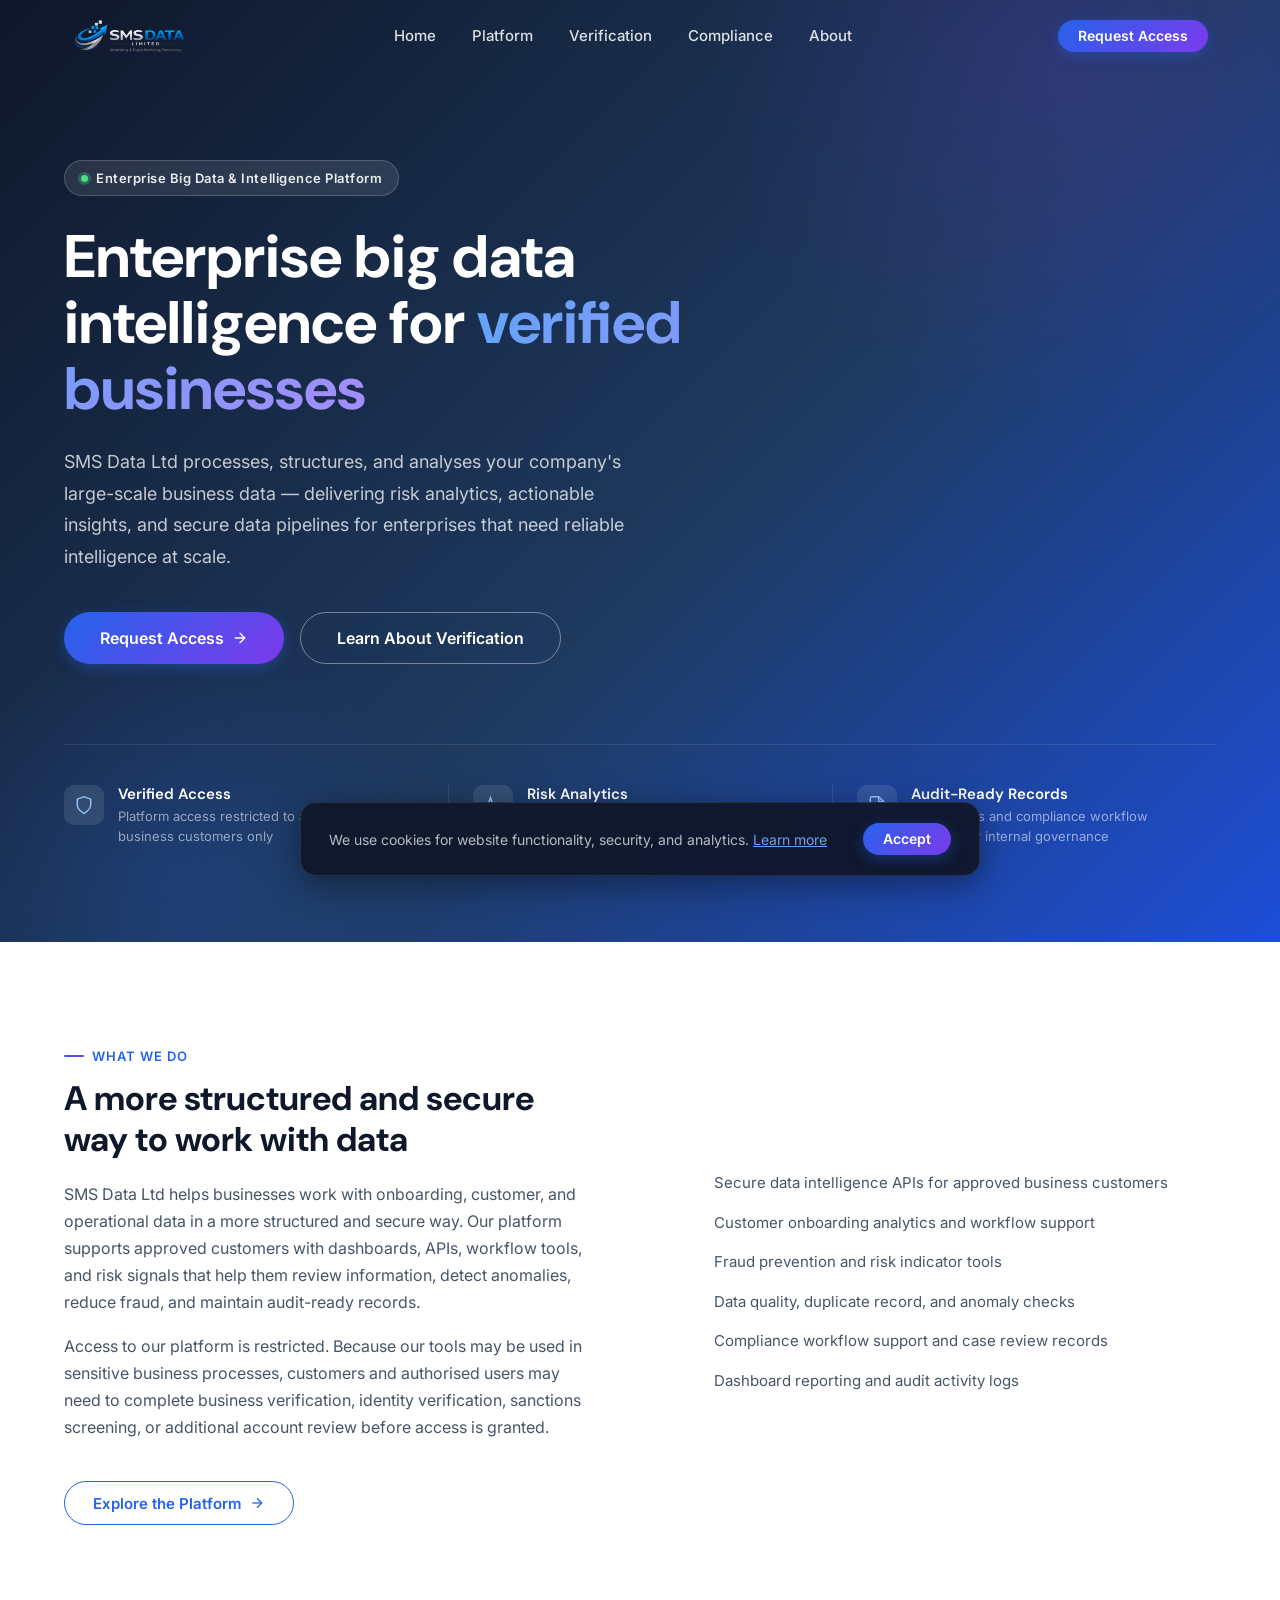
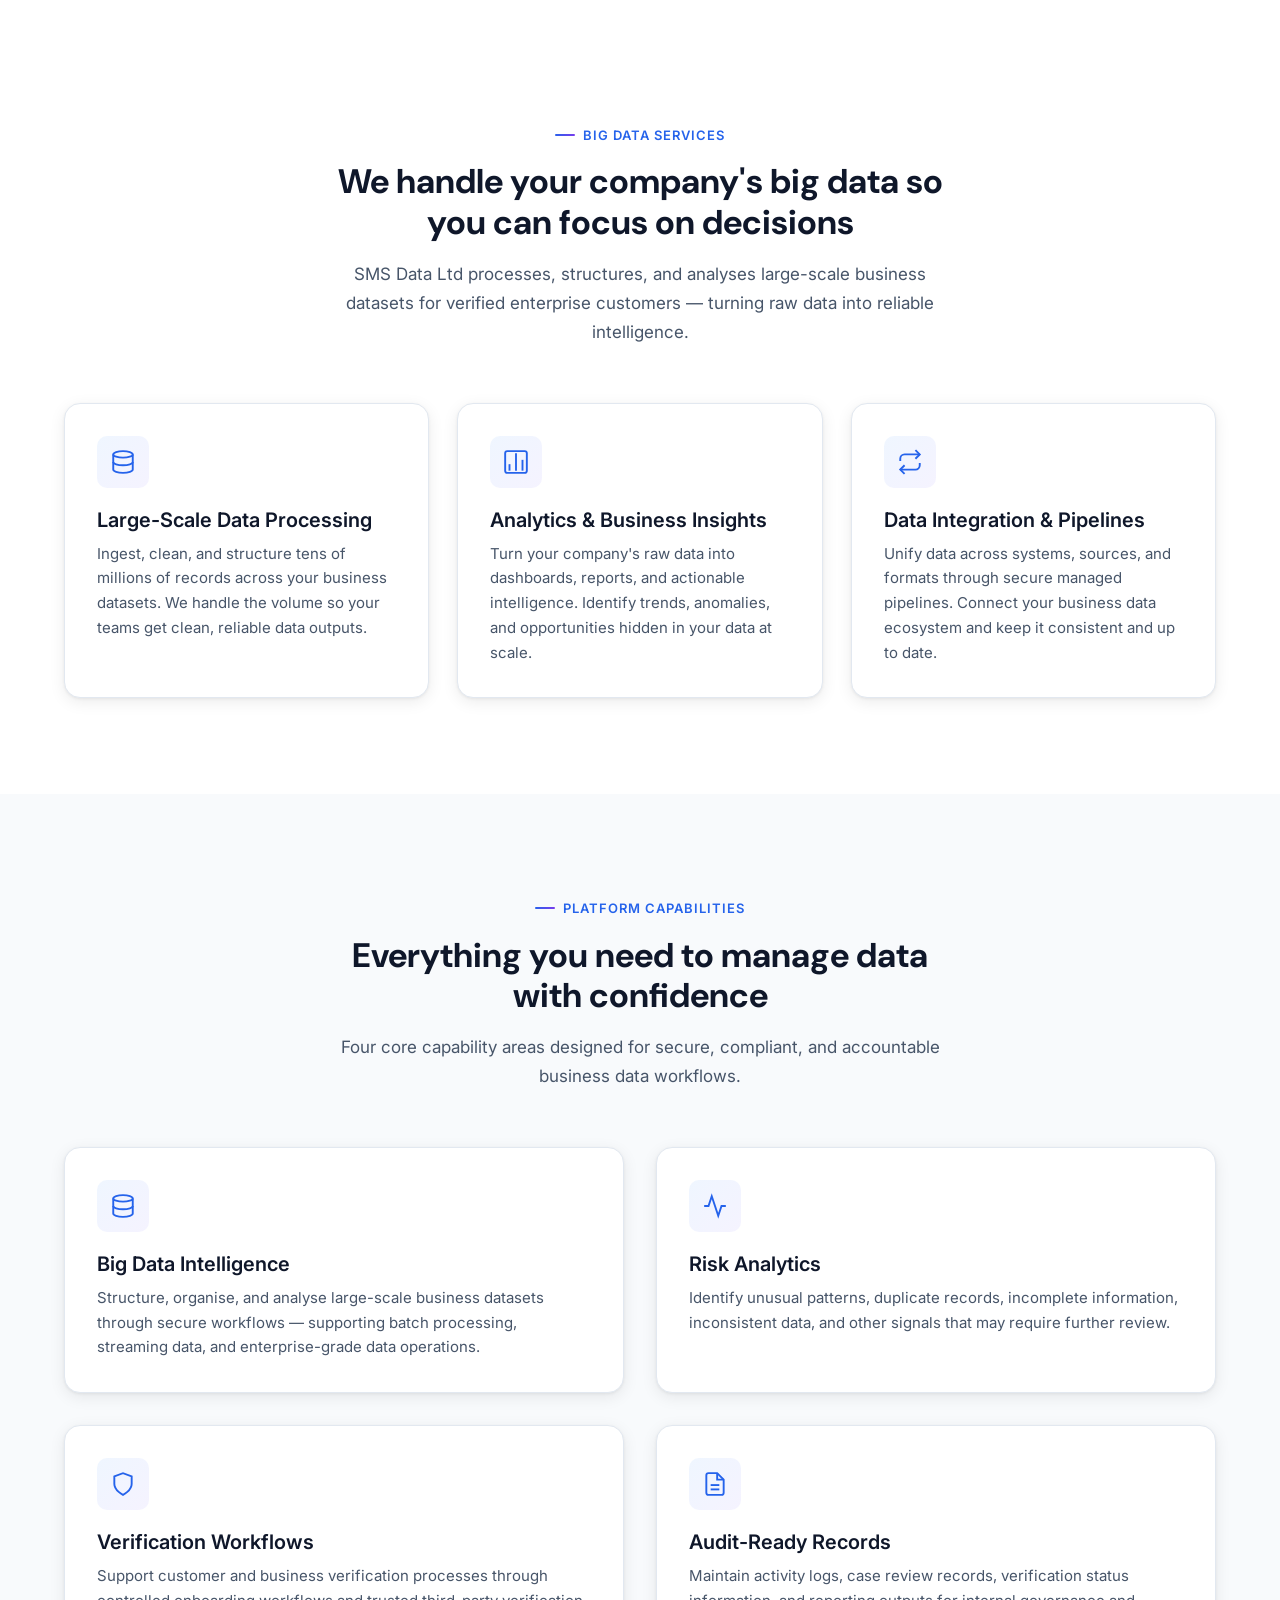
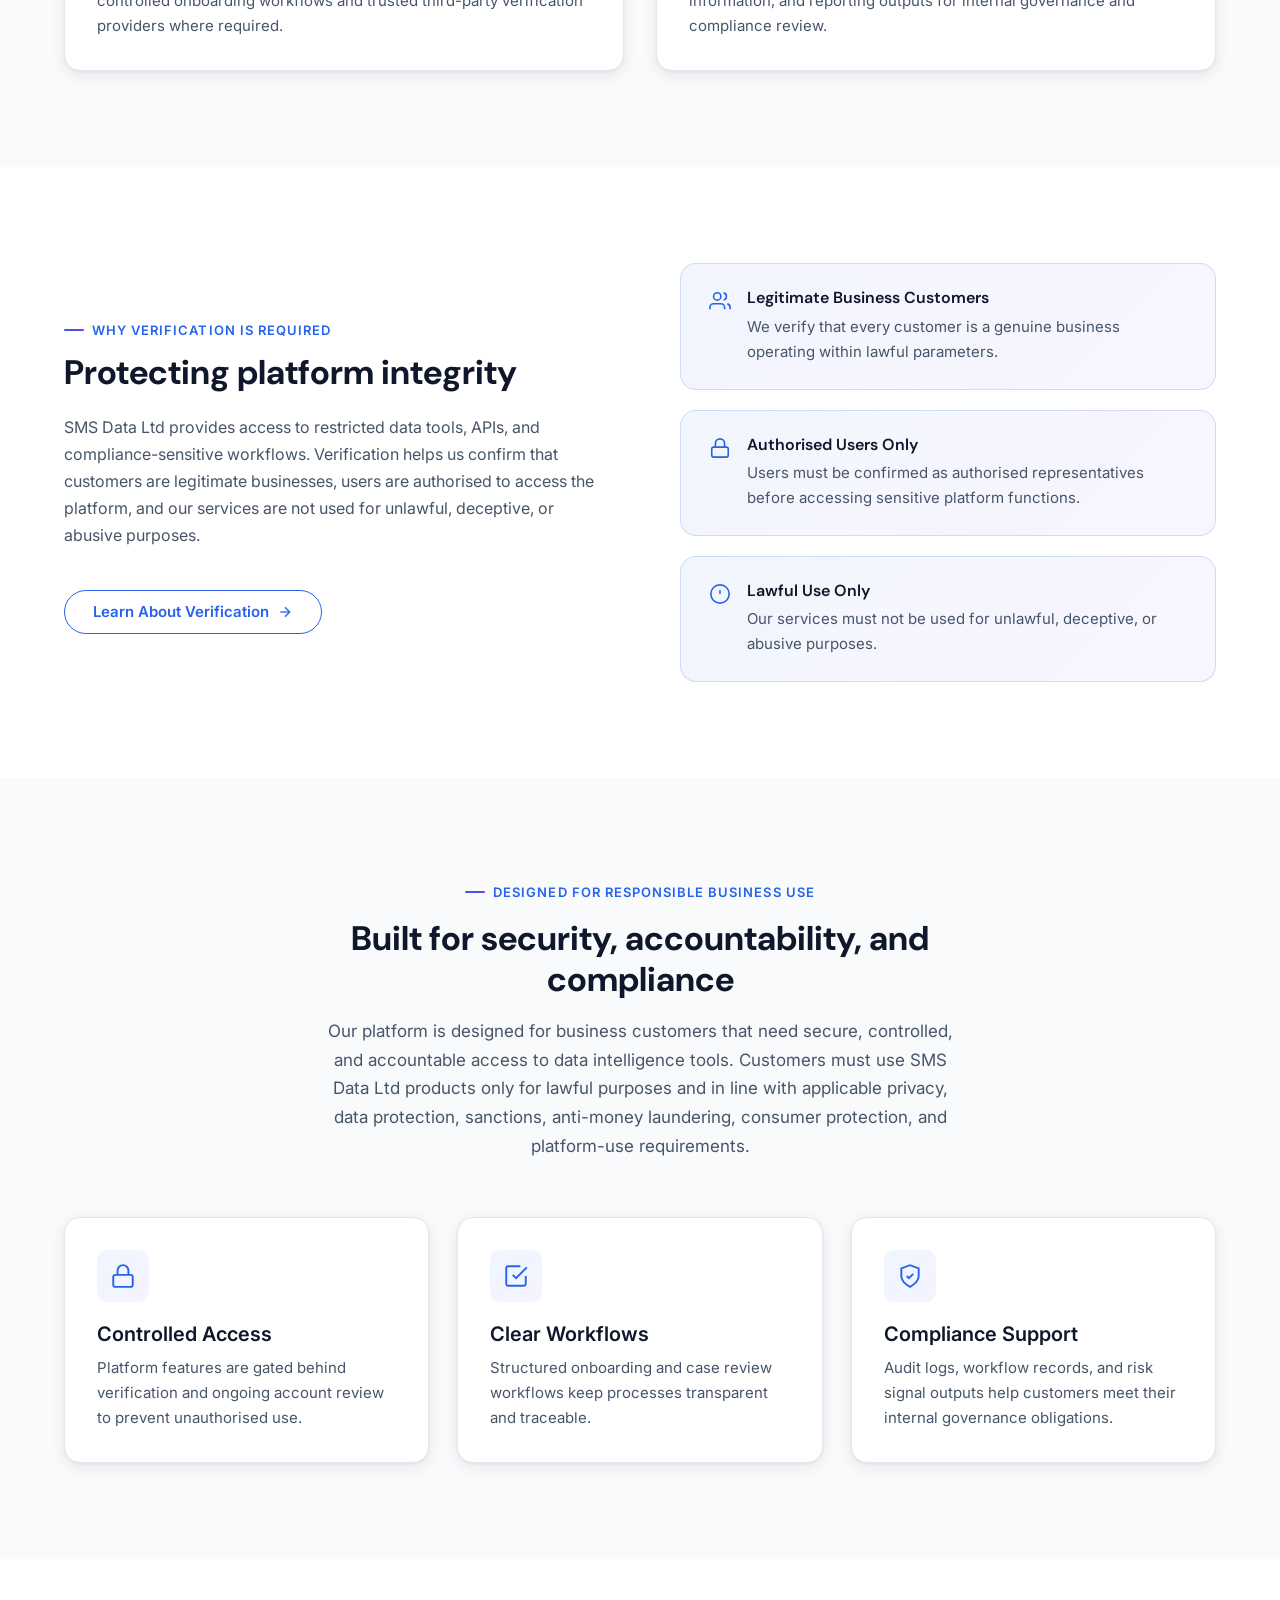
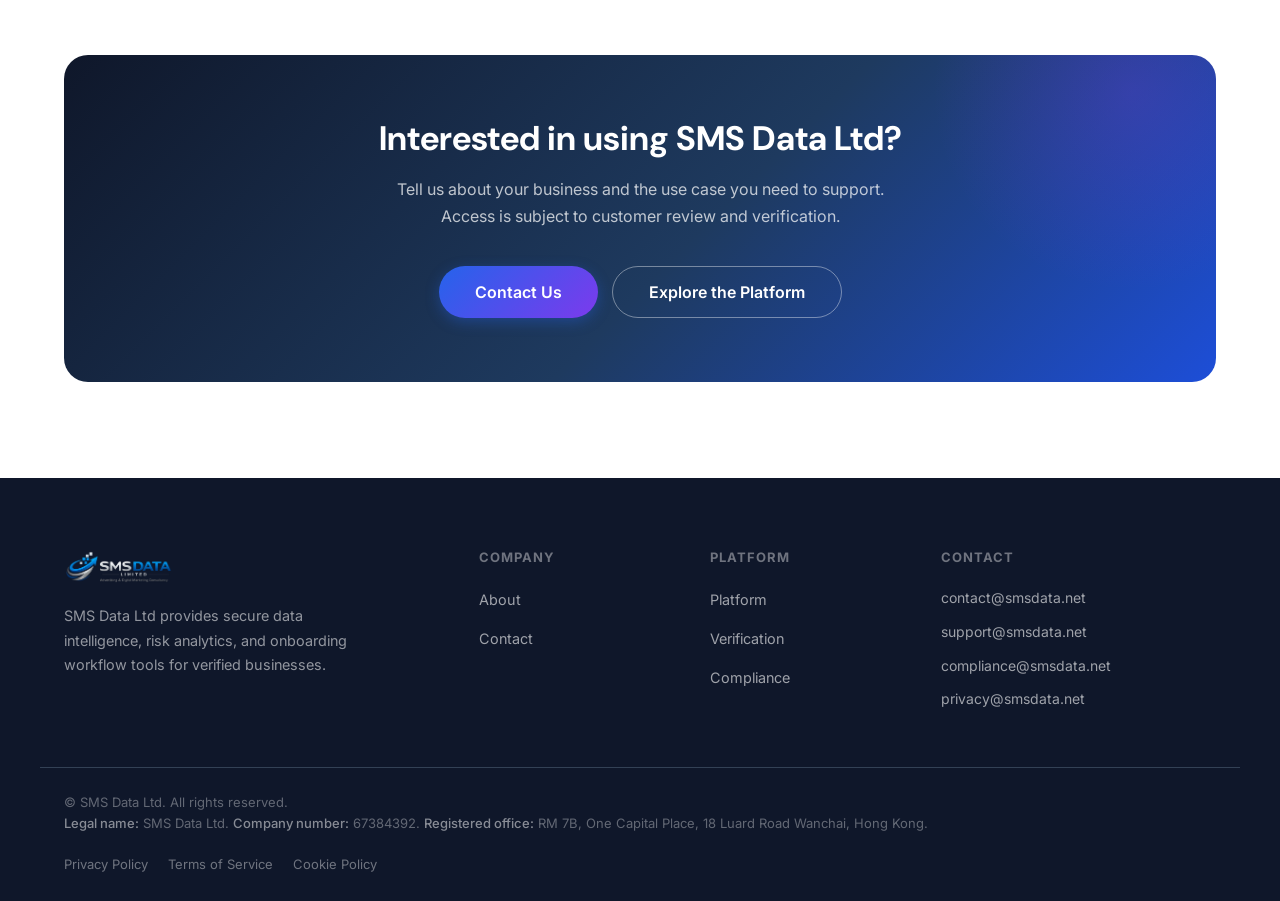
<file: index.html>
<!DOCTYPE html>
<html lang="en">
<head>
  <meta charset="UTF-8">
  <meta name="viewport" content="width=device-width, initial-scale=1.0">
  <title>SMS Data Ltd | Secure Data Intelligence for Verified Businesses</title>
  <meta name="description" content="SMS Data Ltd provides secure data intelligence, risk analytics, and customer onboarding workflow tools for verified businesses.">
  <link rel="canonical" href="https://smsdata.net/">
  <link rel="icon" type="image/png" href="assets/smsdata_logo.png">
  <link rel="stylesheet" href="css/style.css">
</head>
<body>

<!-- ===== NAVIGATION ===== -->
<nav class="site-nav" aria-label="Main navigation">
  <div class="nav-inner">
    <a href="index.html" class="nav-logo">
      <img src="assets/smsdata_logo.png" alt="SMS Data Ltd">
    </a>
    <div class="nav-links">
      <a href="index.html" class="nav-link">Home</a>
      <a href="platform.html" class="nav-link">Platform</a>
      <a href="verification.html" class="nav-link">Verification</a>
      <a href="compliance.html" class="nav-link">Compliance</a>
      <a href="about.html" class="nav-link">About</a>
    </div>
    <div class="nav-cta-wrap">
      <a href="contact.html" class="btn btn-primary btn-sm">Request Access</a>
    </div>
    <button class="hamburger" aria-label="Open menu" aria-expanded="false">
      <span></span><span></span><span></span>
    </button>
  </div>
</nav>

<!-- Mobile menu -->
<div class="mobile-menu" aria-hidden="true">
  <a href="index.html" class="nav-link">Home</a>
  <a href="platform.html" class="nav-link">Platform</a>
  <a href="verification.html" class="nav-link">Verification</a>
  <a href="compliance.html" class="nav-link">Compliance</a>
  <a href="about.html" class="nav-link">About</a>
  <a href="contact.html" class="nav-link">Contact</a>
  <a href="contact.html" class="btn btn-primary" style="margin-top:16px;">Request Access</a>
</div>

<!-- ===== HERO ===== -->
<section class="hero">
  <div class="hero-inner">
    <div class="hero-badge">
      <span class="hero-badge-dot"></span>
      Enterprise Big Data &amp; Intelligence Platform
    </div>
    <h1 class="display">Enterprise big data intelligence for <span class="gradient-text">verified businesses</span></h1>
    <p class="lead">SMS Data Ltd processes, structures, and analyses your company's large-scale business data — delivering risk analytics, actionable insights, and secure data pipelines for enterprises that need reliable intelligence at scale.</p>
    <div class="hero-actions">
      <a href="contact.html" class="btn btn-primary btn-lg">
        Request Access
        <svg viewBox="0 0 24 24" fill="none" stroke="currentColor" stroke-width="2" stroke-linecap="round" stroke-linejoin="round"><line x1="5" y1="12" x2="19" y2="12"/><polyline points="12 5 19 12 12 19"/></svg>
      </a>
      <a href="verification.html" class="btn btn-ghost btn-lg">Learn About Verification</a>
    </div>

    <!-- Trust strip -->
    <div class="trust-strip">
      <div class="trust-item">
        <div class="trust-icon">
          <svg viewBox="0 0 24 24" fill="none" stroke="currentColor" stroke-width="1.75"><path d="M12 22s8-4 8-10V5l-8-3-8 3v7c0 6 8 10 8 10z"/></svg>
        </div>
        <div>
          <h4>Verified Access</h4>
          <p>Platform access restricted to approved, verified business customers only</p>
        </div>
      </div>
      <div class="trust-item">
        <div class="trust-icon">
          <svg viewBox="0 0 24 24" fill="none" stroke="currentColor" stroke-width="1.75"><polyline points="22 12 18 12 15 21 9 3 6 12 2 12"/></svg>
        </div>
        <div>
          <h4>Risk Analytics</h4>
          <p>Identify fraud signals, duplicate records, and data inconsistencies</p>
        </div>
      </div>
      <div class="trust-item">
        <div class="trust-icon">
          <svg viewBox="0 0 24 24" fill="none" stroke="currentColor" stroke-width="1.75"><path d="M14 2H6a2 2 0 0 0-2 2v16a2 2 0 0 0 2 2h12a2 2 0 0 0 2-2V8z"/><polyline points="14 2 14 8 20 8"/><line x1="16" y1="13" x2="8" y2="13"/><line x1="16" y1="17" x2="8" y2="17"/></svg>
        </div>
        <div>
          <h4>Audit-Ready Records</h4>
          <p>Activity logs and compliance workflow records for internal governance</p>
        </div>
      </div>
    </div>
  </div>
</section>

<!-- ===== INTRO ===== -->
<section class="section">
  <div class="container">
    <div class="intro-split">
      <div class="fade-up">
        <span class="section-label">What We Do</span>
        <h2>A more structured and secure way to work with data</h2>
        <p>SMS Data Ltd helps businesses work with onboarding, customer, and operational data in a more structured and secure way. Our platform supports approved customers with dashboards, APIs, workflow tools, and risk signals that help them review information, detect anomalies, reduce fraud, and maintain audit-ready records.</p>
        <p>Access to our platform is restricted. Because our tools may be used in sensitive business processes, customers and authorised users may need to complete business verification, identity verification, sanctions screening, or additional account review before access is granted.</p>
        <a href="platform.html" class="btn btn-outline" style="margin-top:24px;">
          Explore the Platform
          <svg viewBox="0 0 24 24" fill="none" stroke="currentColor" stroke-width="2"><line x1="5" y1="12" x2="19" y2="12"/><polyline points="12 5 19 12 12 19"/></svg>
        </a>
      </div>
      <div class="fade-up fade-up-delay-2">
        <ul class="check-list">
          <li>Secure data intelligence APIs for approved business customers</li>
          <li>Customer onboarding analytics and workflow support</li>
          <li>Fraud prevention and risk indicator tools</li>
          <li>Data quality, duplicate record, and anomaly checks</li>
          <li>Compliance workflow support and case review records</li>
          <li>Dashboard reporting and audit activity logs</li>
        </ul>
      </div>
    </div>
  </div>
</section>

<!-- ===== BIG DATA SERVICES ===== -->
<section class="section">
  <div class="container">
    <div class="section-header section-header--center fade-up">
      <span class="section-label">Big Data Services</span>
      <h2>We handle your company's big data so you can focus on decisions</h2>
      <p>SMS Data Ltd processes, structures, and analyses large-scale business datasets for verified enterprise customers — turning raw data into reliable intelligence.</p>
    </div>
    <div class="grid-3">
      <div class="card fade-up fade-up-delay-1">
        <div class="card-icon">
          <svg viewBox="0 0 24 24" fill="none" stroke="currentColor" stroke-width="1.75"><ellipse cx="12" cy="5" rx="9" ry="3"/><path d="M21 12c0 1.66-4 3-9 3s-9-1.34-9-3"/><path d="M3 5v14c0 1.66 4 3 9 3s9-1.34 9-3V5"/></svg>
        </div>
        <h3>Large-Scale Data Processing</h3>
        <p>Ingest, clean, and structure tens of millions of records across your business datasets. We handle the volume so your teams get clean, reliable data outputs.</p>
      </div>
      <div class="card fade-up fade-up-delay-2">
        <div class="card-icon">
          <svg viewBox="0 0 24 24" fill="none" stroke="currentColor" stroke-width="1.75"><line x1="18" y1="20" x2="18" y2="10"/><line x1="12" y1="20" x2="12" y2="4"/><line x1="6" y1="20" x2="6" y2="14"/><rect x="2" y="2" width="20" height="20" rx="2" fill="none"/></svg>
        </div>
        <h3>Analytics &amp; Business Insights</h3>
        <p>Turn your company's raw data into dashboards, reports, and actionable intelligence. Identify trends, anomalies, and opportunities hidden in your data at scale.</p>
      </div>
      <div class="card fade-up fade-up-delay-3">
        <div class="card-icon">
          <svg viewBox="0 0 24 24" fill="none" stroke="currentColor" stroke-width="1.75"><polyline points="17 1 21 5 17 9"/><path d="M3 11V9a4 4 0 0 1 4-4h14"/><polyline points="7 23 3 19 7 15"/><path d="M21 13v2a4 4 0 0 1-4 4H3"/></svg>
        </div>
        <h3>Data Integration &amp; Pipelines</h3>
        <p>Unify data across systems, sources, and formats through secure managed pipelines. Connect your business data ecosystem and keep it consistent and up to date.</p>
      </div>
    </div>
  </div>
</section>

<!-- ===== PLATFORM CAPABILITIES ===== -->
<section class="section section--subtle">
  <div class="container">
    <div class="section-header section-header--center fade-up">
      <span class="section-label">Platform Capabilities</span>
      <h2>Everything you need to manage data with confidence</h2>
      <p>Four core capability areas designed for secure, compliant, and accountable business data workflows.</p>
    </div>
    <div class="grid-2">
      <div class="card fade-up fade-up-delay-1">
        <div class="card-icon">
          <svg viewBox="0 0 24 24" fill="none" stroke="currentColor" stroke-width="1.75"><ellipse cx="12" cy="5" rx="9" ry="3"/><path d="M21 12c0 1.66-4 3-9 3s-9-1.34-9-3"/><path d="M3 5v14c0 1.66 4 3 9 3s9-1.34 9-3V5"/></svg>
        </div>
        <h3>Big Data Intelligence</h3>
        <p>Structure, organise, and analyse large-scale business datasets through secure workflows — supporting batch processing, streaming data, and enterprise-grade data operations.</p>
      </div>
      <div class="card fade-up fade-up-delay-2">
        <div class="card-icon">
          <svg viewBox="0 0 24 24" fill="none" stroke="currentColor" stroke-width="1.75"><polyline points="22 12 18 12 15 21 9 3 6 12 2 12"/></svg>
        </div>
        <h3>Risk Analytics</h3>
        <p>Identify unusual patterns, duplicate records, incomplete information, inconsistent data, and other signals that may require further review.</p>
      </div>
      <div class="card fade-up fade-up-delay-3">
        <div class="card-icon">
          <svg viewBox="0 0 24 24" fill="none" stroke="currentColor" stroke-width="1.75"><path d="M12 22s8-4 8-10V5l-8-3-8 3v7c0 6 8 10 8 10z"/></svg>
        </div>
        <h3>Verification Workflows</h3>
        <p>Support customer and business verification processes through controlled onboarding workflows and trusted third-party verification providers where required.</p>
      </div>
      <div class="card fade-up fade-up-delay-4">
        <div class="card-icon">
          <svg viewBox="0 0 24 24" fill="none" stroke="currentColor" stroke-width="1.75"><path d="M14 2H6a2 2 0 0 0-2 2v16a2 2 0 0 0 2 2h12a2 2 0 0 0 2-2V8z"/><polyline points="14 2 14 8 20 8"/><line x1="16" y1="13" x2="8" y2="13"/><line x1="16" y1="17" x2="8" y2="17"/></svg>
        </div>
        <h3>Audit-Ready Records</h3>
        <p>Maintain activity logs, case review records, verification status information, and reporting outputs for internal governance and compliance review.</p>
      </div>
    </div>
  </div>
</section>

<!-- ===== WHY VERIFICATION ===== -->
<section class="section">
  <div class="container">
    <div class="intro-split">
      <div class="fade-up">
        <span class="section-label">Why Verification Is Required</span>
        <h2>Protecting platform integrity</h2>
        <p>SMS Data Ltd provides access to restricted data tools, APIs, and compliance-sensitive workflows. Verification helps us confirm that customers are legitimate businesses, users are authorised to access the platform, and our services are not used for unlawful, deceptive, or abusive purposes.</p>
        <a href="verification.html" class="btn btn-outline" style="margin-top:24px;">
          Learn About Verification
          <svg viewBox="0 0 24 24" fill="none" stroke="currentColor" stroke-width="2"><line x1="5" y1="12" x2="19" y2="12"/><polyline points="12 5 19 12 12 19"/></svg>
        </a>
      </div>
      <div class="fade-up fade-up-delay-2">
        <div class="notice-box" style="margin-bottom:20px;">
          <div class="notice-box-icon">
            <svg viewBox="0 0 24 24" fill="none" stroke="currentColor" stroke-width="1.75"><path d="M17 21v-2a4 4 0 0 0-4-4H5a4 4 0 0 0-4 4v2"/><circle cx="9" cy="7" r="4"/><path d="M23 21v-2a4 4 0 0 0-3-3.87"/><path d="M16 3.13a4 4 0 0 1 0 7.75"/></svg>
          </div>
          <div>
            <h4>Legitimate Business Customers</h4>
            <p>We verify that every customer is a genuine business operating within lawful parameters.</p>
          </div>
        </div>
        <div class="notice-box" style="margin-bottom:20px;">
          <div class="notice-box-icon">
            <svg viewBox="0 0 24 24" fill="none" stroke="currentColor" stroke-width="1.75"><rect x="3" y="11" width="18" height="11" rx="2" ry="2"/><path d="M7 11V7a5 5 0 0 1 10 0v4"/></svg>
          </div>
          <div>
            <h4>Authorised Users Only</h4>
            <p>Users must be confirmed as authorised representatives before accessing sensitive platform functions.</p>
          </div>
        </div>
        <div class="notice-box">
          <div class="notice-box-icon">
            <svg viewBox="0 0 24 24" fill="none" stroke="currentColor" stroke-width="1.75"><circle cx="12" cy="12" r="10"/><line x1="12" y1="8" x2="12" y2="12"/><line x1="12" y1="16" x2="12.01" y2="16"/></svg>
          </div>
          <div>
            <h4>Lawful Use Only</h4>
            <p>Our services must not be used for unlawful, deceptive, or abusive purposes.</p>
          </div>
        </div>
      </div>
    </div>
  </div>
</section>

<!-- ===== RESPONSIBLE USE ===== -->
<section class="section section--subtle">
  <div class="container">
    <div class="section-header section-header--center fade-up">
      <span class="section-label">Designed for Responsible Business Use</span>
      <h2>Built for security, accountability, and compliance</h2>
      <p>Our platform is designed for business customers that need secure, controlled, and accountable access to data intelligence tools. Customers must use SMS Data Ltd products only for lawful purposes and in line with applicable privacy, data protection, sanctions, anti-money laundering, consumer protection, and platform-use requirements.</p>
    </div>
    <div class="grid-3">
      <div class="card fade-up fade-up-delay-1">
        <div class="card-icon">
          <svg viewBox="0 0 24 24" fill="none" stroke="currentColor" stroke-width="1.75"><rect x="3" y="11" width="18" height="11" rx="2" ry="2"/><path d="M7 11V7a5 5 0 0 1 10 0v4"/></svg>
        </div>
        <h3>Controlled Access</h3>
        <p>Platform features are gated behind verification and ongoing account review to prevent unauthorised use.</p>
      </div>
      <div class="card fade-up fade-up-delay-2">
        <div class="card-icon">
          <svg viewBox="0 0 24 24" fill="none" stroke="currentColor" stroke-width="1.75"><polyline points="9 11 12 14 22 4"/><path d="M21 12v7a2 2 0 0 1-2 2H5a2 2 0 0 1-2-2V5a2 2 0 0 1 2-2h11"/></svg>
        </div>
        <h3>Clear Workflows</h3>
        <p>Structured onboarding and case review workflows keep processes transparent and traceable.</p>
      </div>
      <div class="card fade-up fade-up-delay-3">
        <div class="card-icon">
          <svg viewBox="0 0 24 24" fill="none" stroke="currentColor" stroke-width="1.75"><path d="M12 22s8-4 8-10V5l-8-3-8 3v7c0 6 8 10 8 10z"/><polyline points="9 12 11 14 15 10"/></svg>
        </div>
        <h3>Compliance Support</h3>
        <p>Audit logs, workflow records, and risk signal outputs help customers meet their internal governance obligations.</p>
      </div>
    </div>
  </div>
</section>

<!-- ===== FINAL CTA ===== -->
<section class="section">
  <div class="container">
    <div class="cta-banner fade-up">
      <h2>Interested in using SMS Data Ltd?</h2>
      <p>Tell us about your business and the use case you need to support. Access is subject to customer review and verification.</p>
      <div class="btn-group">
        <a href="contact.html" class="btn btn-primary btn-lg">Contact Us</a>
        <a href="platform.html" class="btn btn-ghost btn-lg">Explore the Platform</a>
      </div>
    </div>
  </div>
</section>

<!-- ===== FOOTER ===== -->
<footer class="site-footer">
  <div class="footer-inner">
    <div class="footer-brand">
      <img src="assets/smsdata_logo.png" alt="SMS Data Ltd">
      <p>SMS Data Ltd provides secure data intelligence, risk analytics, and onboarding workflow tools for verified businesses.</p>
    </div>
    <div class="footer-col">
      <h5>Company</h5>
      <ul>
        <li><a href="about.html">About</a></li>
        <li><a href="contact.html">Contact</a></li>
      </ul>
    </div>
    <div class="footer-col">
      <h5>Platform</h5>
      <ul>
        <li><a href="platform.html">Platform</a></li>
        <li><a href="verification.html">Verification</a></li>
        <li><a href="compliance.html">Compliance</a></li>
      </ul>
    </div>
    <div class="footer-col footer-contact">
      <h5>Contact</h5>
      <ul>
        <li><a href="mailto:contact@smsdata.net">contact@smsdata.net</a></li>
        <li><a href="mailto:support@smsdata.net">support@smsdata.net</a></li>
        <li><a href="mailto:compliance@smsdata.net">compliance@smsdata.net</a></li>
        <li><a href="mailto:privacy@smsdata.net">privacy@smsdata.net</a></li>
      </ul>
    </div>
  </div>
  <div class="footer-bottom">
    <div style="display:flex;justify-content:space-between;align-items:flex-end;flex-wrap:wrap;gap:16px;">
      <p class="footer-legal">
        &copy; SMS Data Ltd. All rights reserved.<br>
        <strong>Legal name:</strong> SMS Data Ltd. <strong>Company number:</strong> 67384392. <strong>Registered office:</strong> RM 7B, One Capital Place, 18 Luard Road Wanchai, Hong Kong.
      </p>
      <nav aria-label="Legal links">
        <ul style="display:flex;gap:20px;list-style:none;">
          <li><a href="privacy-policy.html" style="font-size:.8125rem;color:rgba(255,255,255,.4);transition:color .2s;" onmouseover="this.style.color='rgba(255,255,255,.8)'" onmouseout="this.style.color='rgba(255,255,255,.4)'">Privacy Policy</a></li>
          <li><a href="terms-of-service.html" style="font-size:.8125rem;color:rgba(255,255,255,.4);transition:color .2s;" onmouseover="this.style.color='rgba(255,255,255,.8)'" onmouseout="this.style.color='rgba(255,255,255,.4)'">Terms of Service</a></li>
          <li><a href="cookie-policy.html" style="font-size:.8125rem;color:rgba(255,255,255,.4);transition:color .2s;" onmouseover="this.style.color='rgba(255,255,255,.8)'" onmouseout="this.style.color='rgba(255,255,255,.4)'">Cookie Policy</a></li>
        </ul>
      </nav>
    </div>
  </div>
</footer>

<!-- ===== COOKIE BANNER ===== -->
<div class="cookie-banner hidden" id="cookie-banner" role="region" aria-label="Cookie notice">
  <p>We use cookies for website functionality, security, and analytics. <a href="cookie-policy.html">Learn more</a></p>
  <div class="cookie-actions">
    <button id="cookie-accept" class="btn btn-primary btn-sm">Accept</button>
  </div>
</div>

<script src="js/main.js"></script>
</body>
</html>
</file>
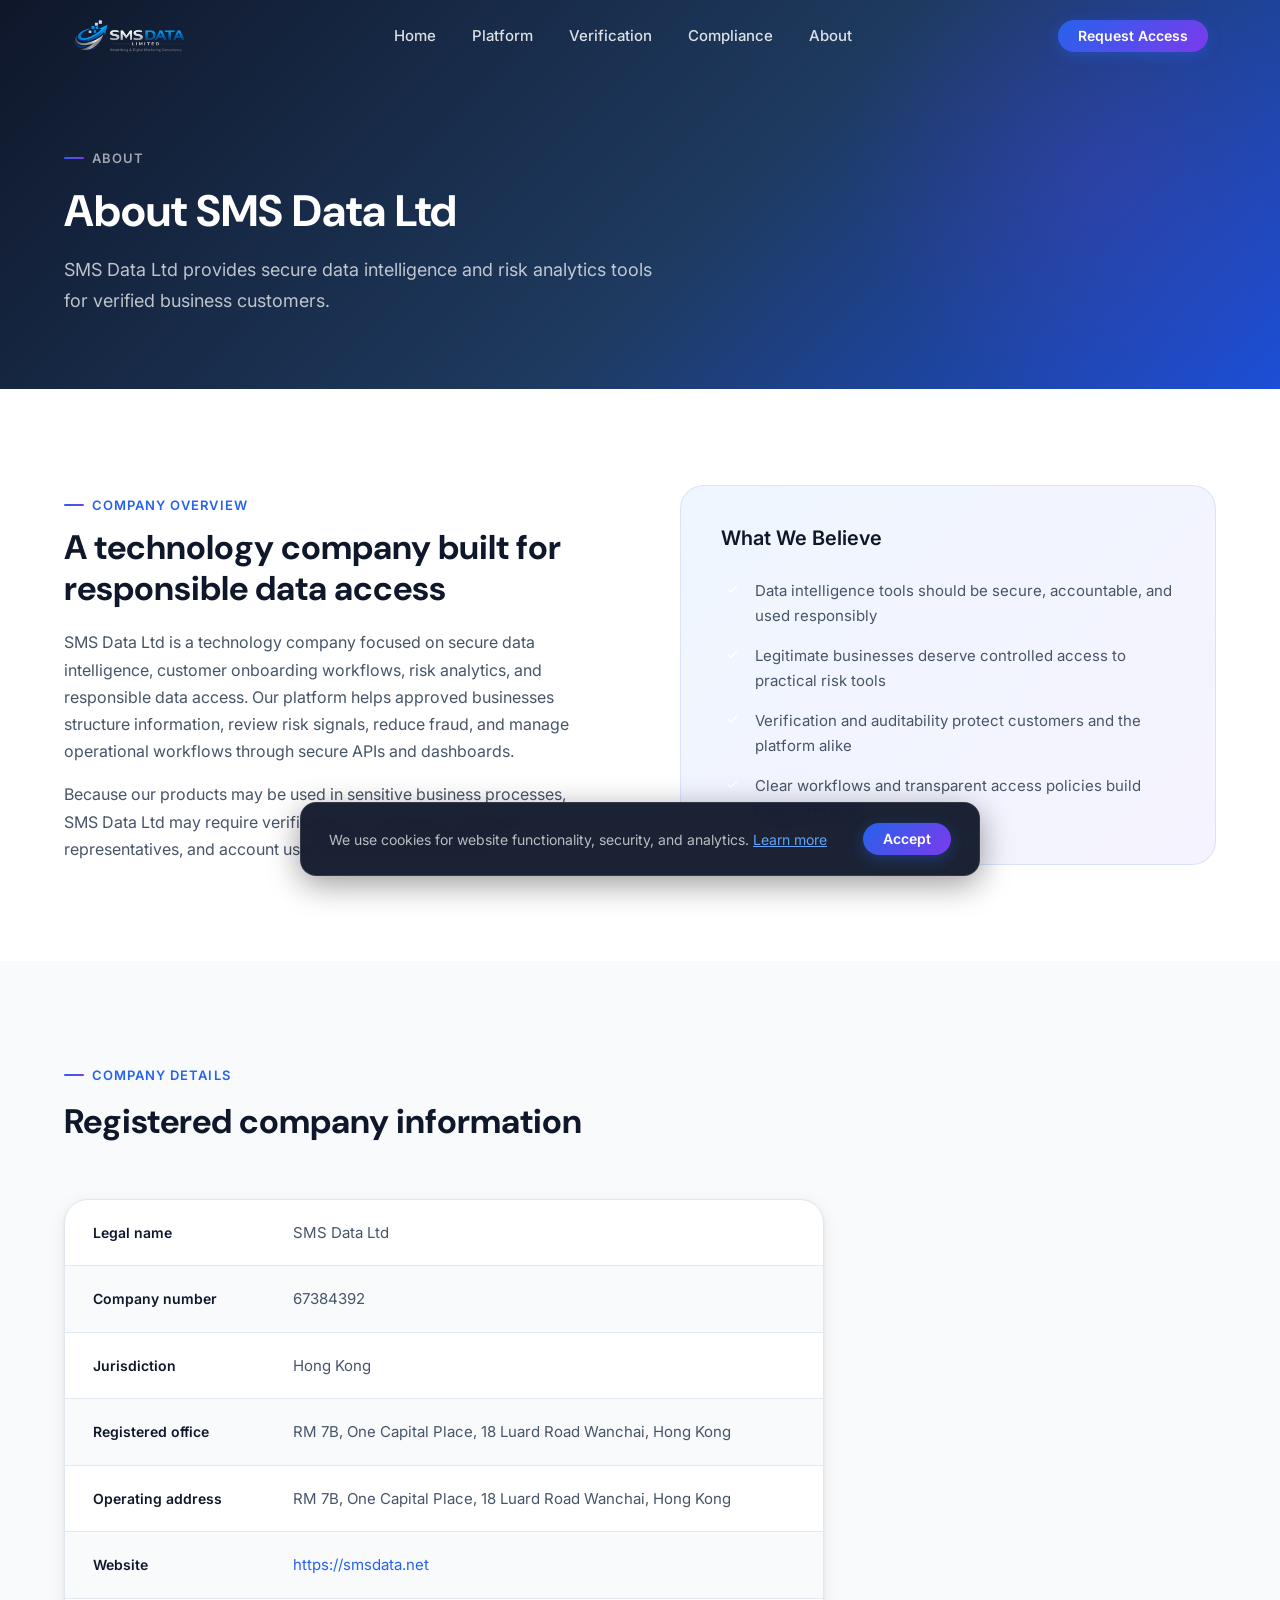
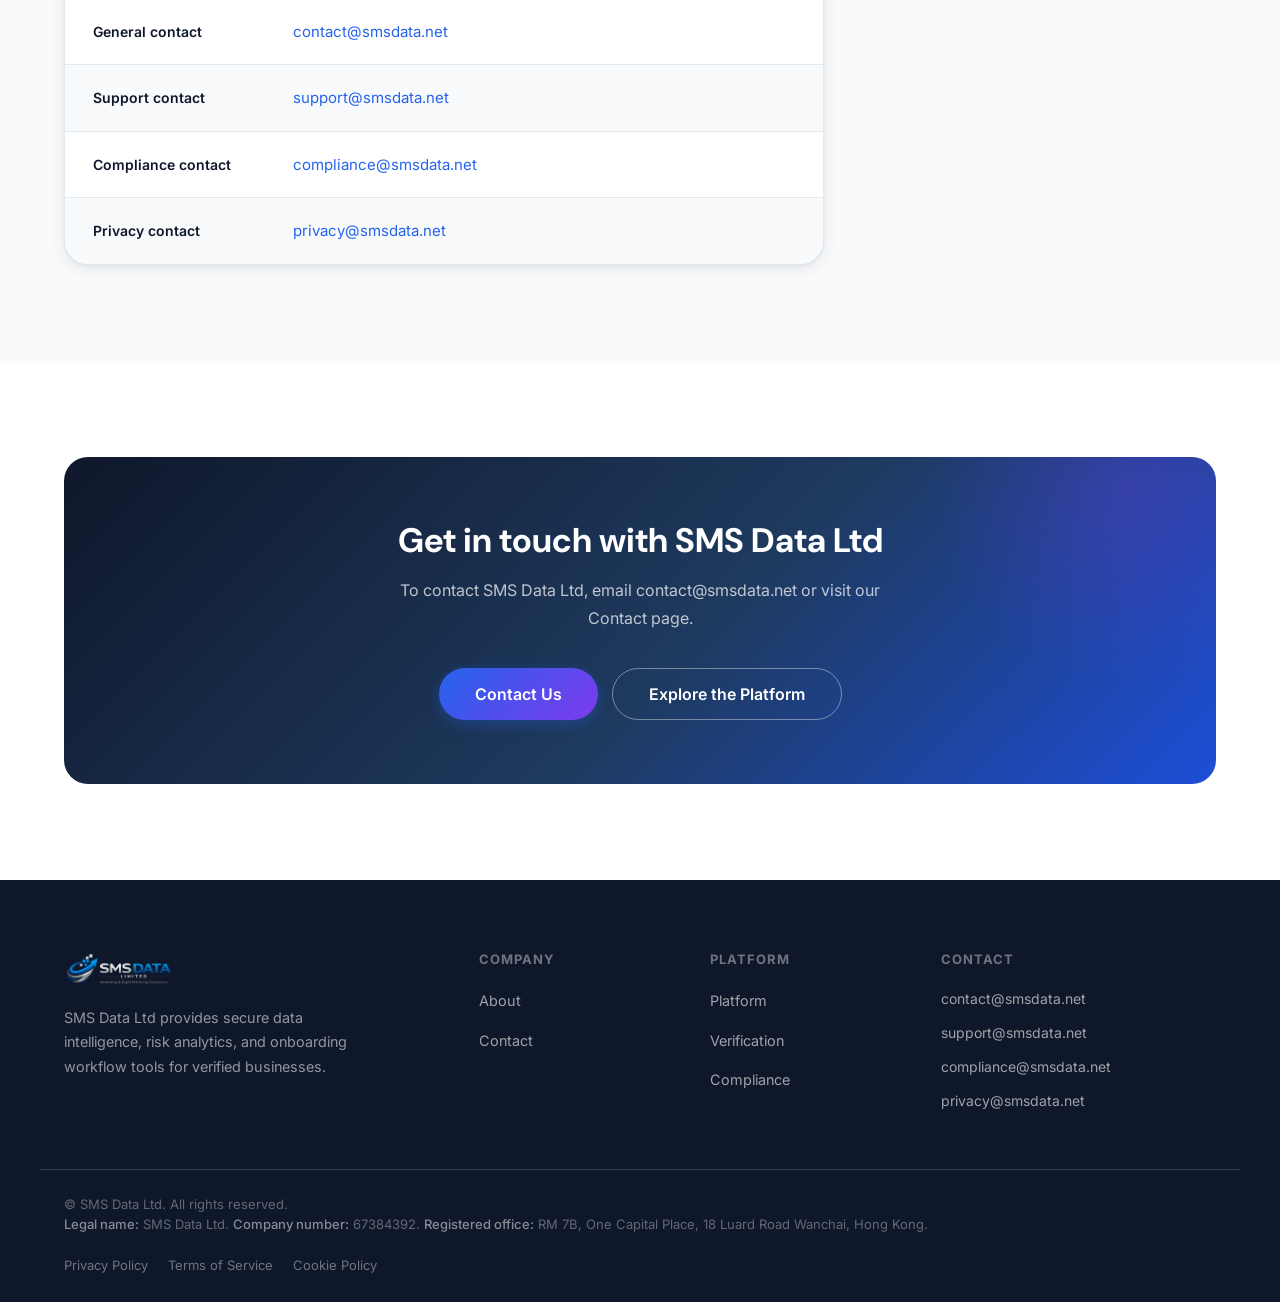
<file: about.html>
<!DOCTYPE html>
<html lang="en">
<head>
  <meta charset="UTF-8">
  <meta name="viewport" content="width=device-width, initial-scale=1.0">
  <title>About SMS Data Ltd</title>
  <meta name="description" content="SMS Data Ltd is a B2B data intelligence and risk analytics company providing secure APIs, dashboards, and onboarding workflow tools for verified businesses.">
  <link rel="canonical" href="https://smsdata.net/about">
  <link rel="icon" type="image/png" href="assets/smsdata_logo.png">
  <link rel="stylesheet" href="css/style.css">
</head>
<body>

<nav class="site-nav" aria-label="Main navigation">
  <div class="nav-inner">
    <a href="index.html" class="nav-logo"><img src="assets/smsdata_logo.png" alt="SMS Data Ltd"></a>
    <div class="nav-links">
      <a href="index.html" class="nav-link">Home</a>
      <a href="platform.html" class="nav-link">Platform</a>
      <a href="verification.html" class="nav-link">Verification</a>
      <a href="compliance.html" class="nav-link">Compliance</a>
      <a href="about.html" class="nav-link">About</a>
    </div>
    <div class="nav-cta-wrap"><a href="contact.html" class="btn btn-primary btn-sm">Request Access</a></div>
    <button class="hamburger" aria-label="Open menu"><span></span><span></span><span></span></button>
  </div>
</nav>
<div class="mobile-menu">
  <a href="index.html" class="nav-link">Home</a>
  <a href="platform.html" class="nav-link">Platform</a>
  <a href="verification.html" class="nav-link">Verification</a>
  <a href="compliance.html" class="nav-link">Compliance</a>
  <a href="about.html" class="nav-link">About</a>
  <a href="contact.html" class="nav-link">Contact</a>
  <a href="contact.html" class="btn btn-primary" style="margin-top:16px;">Request Access</a>
</div>

<!-- HERO -->
<section class="page-hero">
  <div class="page-hero-inner">
    <span class="section-label" style="color:rgba(255,255,255,.6);">About</span>
    <h1>About SMS Data Ltd</h1>
    <p class="lead">SMS Data Ltd provides secure data intelligence and risk analytics tools for verified business customers.</p>
  </div>
</section>

<!-- COMPANY OVERVIEW -->
<section class="section">
  <div class="container">
    <div class="intro-split">
      <div class="fade-up">
        <span class="section-label">Company Overview</span>
        <h2>A technology company built for responsible data access</h2>
        <p>SMS Data Ltd is a technology company focused on secure data intelligence, customer onboarding workflows, risk analytics, and responsible data access. Our platform helps approved businesses structure information, review risk signals, reduce fraud, and manage operational workflows through secure APIs and dashboards.</p>
        <p>Because our products may be used in sensitive business processes, SMS Data Ltd may require verification of customers, authorised representatives, and account users before granting access.</p>
      </div>
      <div class="fade-up fade-up-delay-2">
        <div style="background:var(--gradient-card);border:1px solid rgba(37,99,235,.12);border-radius:var(--radius-xl);padding:40px;">
          <h3 style="margin-bottom:28px;">What We Believe</h3>
          <ul class="check-list">
            <li>Data intelligence tools should be secure, accountable, and used responsibly</li>
            <li>Legitimate businesses deserve controlled access to practical risk tools</li>
            <li>Verification and auditability protect customers and the platform alike</li>
            <li>Clear workflows and transparent access policies build long-term trust</li>
          </ul>
        </div>
      </div>
    </div>
  </div>
</section>

<!-- COMPANY DETAILS -->
<section class="section section--subtle">
  <div class="container">
    <div class="section-header fade-up">
      <span class="section-label">Company Details</span>
      <h2>Registered company information</h2>
    </div>
    <div style="max-width:760px;" class="fade-up fade-up-delay-1">
      <div style="background:var(--color-bg);border:1px solid var(--color-border);border-radius:var(--radius-xl);overflow:hidden;box-shadow:var(--shadow-card);">
        <table class="details-table" style="width:100%;">
          <tbody>
            <tr>
              <th style="padding:20px 28px;">Legal name</th>
              <td style="padding:20px 28px;">SMS Data Ltd</td>
            </tr>
            <tr style="background:var(--color-bg-subtle);">
              <th style="padding:20px 28px;">Company number</th>
              <td style="padding:20px 28px;">67384392</td>
            </tr>
            <tr>
              <th style="padding:20px 28px;">Jurisdiction</th>
              <td style="padding:20px 28px;">Hong Kong</td>
            </tr>
            <tr style="background:var(--color-bg-subtle);">
              <th style="padding:20px 28px;">Registered office</th>
              <td style="padding:20px 28px;">RM 7B, One Capital Place, 18 Luard Road Wanchai, Hong Kong</td>
            </tr>
            <tr>
              <th style="padding:20px 28px;">Operating address</th>
              <td style="padding:20px 28px;">RM 7B, One Capital Place, 18 Luard Road Wanchai, Hong Kong</td>
            </tr>
            <tr style="background:var(--color-bg-subtle);">
              <th style="padding:20px 28px;">Website</th>
              <td style="padding:20px 28px;"><a href="https://smsdata.net" style="color:var(--color-primary);">https://smsdata.net</a></td>
            </tr>
            <tr>
              <th style="padding:20px 28px;">General contact</th>
              <td style="padding:20px 28px;"><a href="mailto:contact@smsdata.net" style="color:var(--color-primary);">contact@smsdata.net</a></td>
            </tr>
            <tr style="background:var(--color-bg-subtle);">
              <th style="padding:20px 28px;">Support contact</th>
              <td style="padding:20px 28px;"><a href="mailto:support@smsdata.net" style="color:var(--color-primary);">support@smsdata.net</a></td>
            </tr>
            <tr>
              <th style="padding:20px 28px;">Compliance contact</th>
              <td style="padding:20px 28px;"><a href="mailto:compliance@smsdata.net" style="color:var(--color-primary);">compliance@smsdata.net</a></td>
            </tr>
            <tr style="background:var(--color-bg-subtle);">
              <th style="padding:20px 28px;border-bottom:none;">Privacy contact</th>
              <td style="padding:20px 28px;border-bottom:none;"><a href="mailto:privacy@smsdata.net" style="color:var(--color-primary);">privacy@smsdata.net</a></td>
            </tr>
          </tbody>
        </table>
      </div>
    </div>
  </div>
</section>

<!-- CTA -->
<section class="section">
  <div class="container">
    <div class="cta-banner fade-up">
      <h2>Get in touch with SMS Data Ltd</h2>
      <p>To contact SMS Data Ltd, email contact@smsdata.net or visit our Contact page.</p>
      <div class="btn-group">
        <a href="contact.html" class="btn btn-primary btn-lg">Contact Us</a>
        <a href="platform.html" class="btn btn-ghost btn-lg">Explore the Platform</a>
      </div>
    </div>
  </div>
</section>

<footer class="site-footer">
  <div class="footer-inner">
    <div class="footer-brand"><img src="assets/smsdata_logo.png" alt="SMS Data Ltd"><p>SMS Data Ltd provides secure data intelligence, risk analytics, and onboarding workflow tools for verified businesses.</p></div>
    <div class="footer-col"><h5>Company</h5><ul><li><a href="about.html">About</a></li><li><a href="contact.html">Contact</a></li></ul></div>
    <div class="footer-col"><h5>Platform</h5><ul><li><a href="platform.html">Platform</a></li><li><a href="verification.html">Verification</a></li><li><a href="compliance.html">Compliance</a></li></ul></div>
    <div class="footer-col footer-contact"><h5>Contact</h5><ul><li><a href="mailto:contact@smsdata.net">contact@smsdata.net</a></li><li><a href="mailto:support@smsdata.net">support@smsdata.net</a></li><li><a href="mailto:compliance@smsdata.net">compliance@smsdata.net</a></li><li><a href="mailto:privacy@smsdata.net">privacy@smsdata.net</a></li></ul></div>
  </div>
  <div class="footer-bottom">
    <div style="display:flex;justify-content:space-between;align-items:flex-end;flex-wrap:wrap;gap:16px;">
      <p class="footer-legal">&copy; SMS Data Ltd. All rights reserved.<br><strong>Legal name:</strong> SMS Data Ltd. <strong>Company number:</strong> 67384392. <strong>Registered office:</strong> RM 7B, One Capital Place, 18 Luard Road Wanchai, Hong Kong.</p>
      <nav aria-label="Legal links"><ul style="display:flex;gap:20px;list-style:none;"><li><a href="privacy-policy.html" style="font-size:.8125rem;color:rgba(255,255,255,.4);">Privacy Policy</a></li><li><a href="terms-of-service.html" style="font-size:.8125rem;color:rgba(255,255,255,.4);">Terms of Service</a></li><li><a href="cookie-policy.html" style="font-size:.8125rem;color:rgba(255,255,255,.4);">Cookie Policy</a></li></ul></nav>
    </div>
  </div>
</footer>
<div class="cookie-banner hidden" id="cookie-banner"><p>We use cookies for website functionality, security, and analytics. <a href="cookie-policy.html">Learn more</a></p><div class="cookie-actions"><button id="cookie-accept" class="btn btn-primary btn-sm">Accept</button></div></div>
<script src="js/main.js"></script>
</body>
</html>
</file>
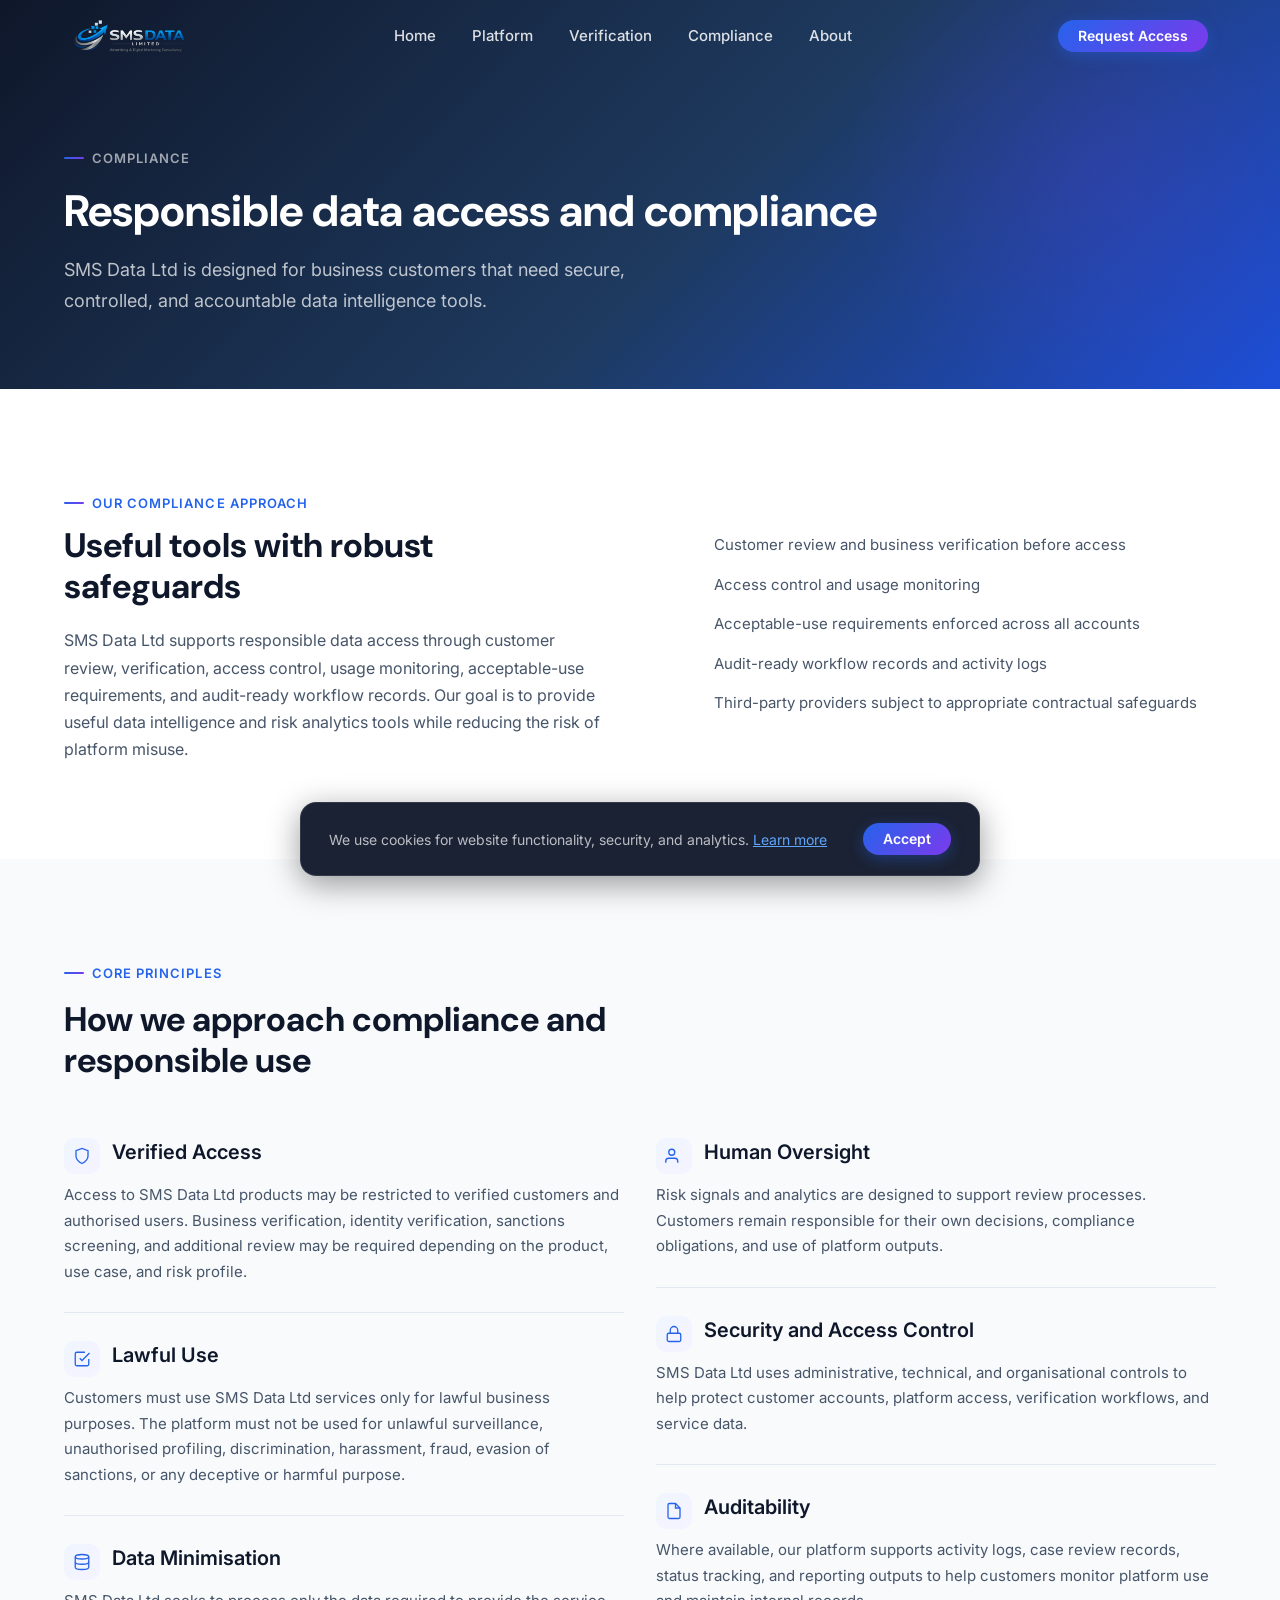
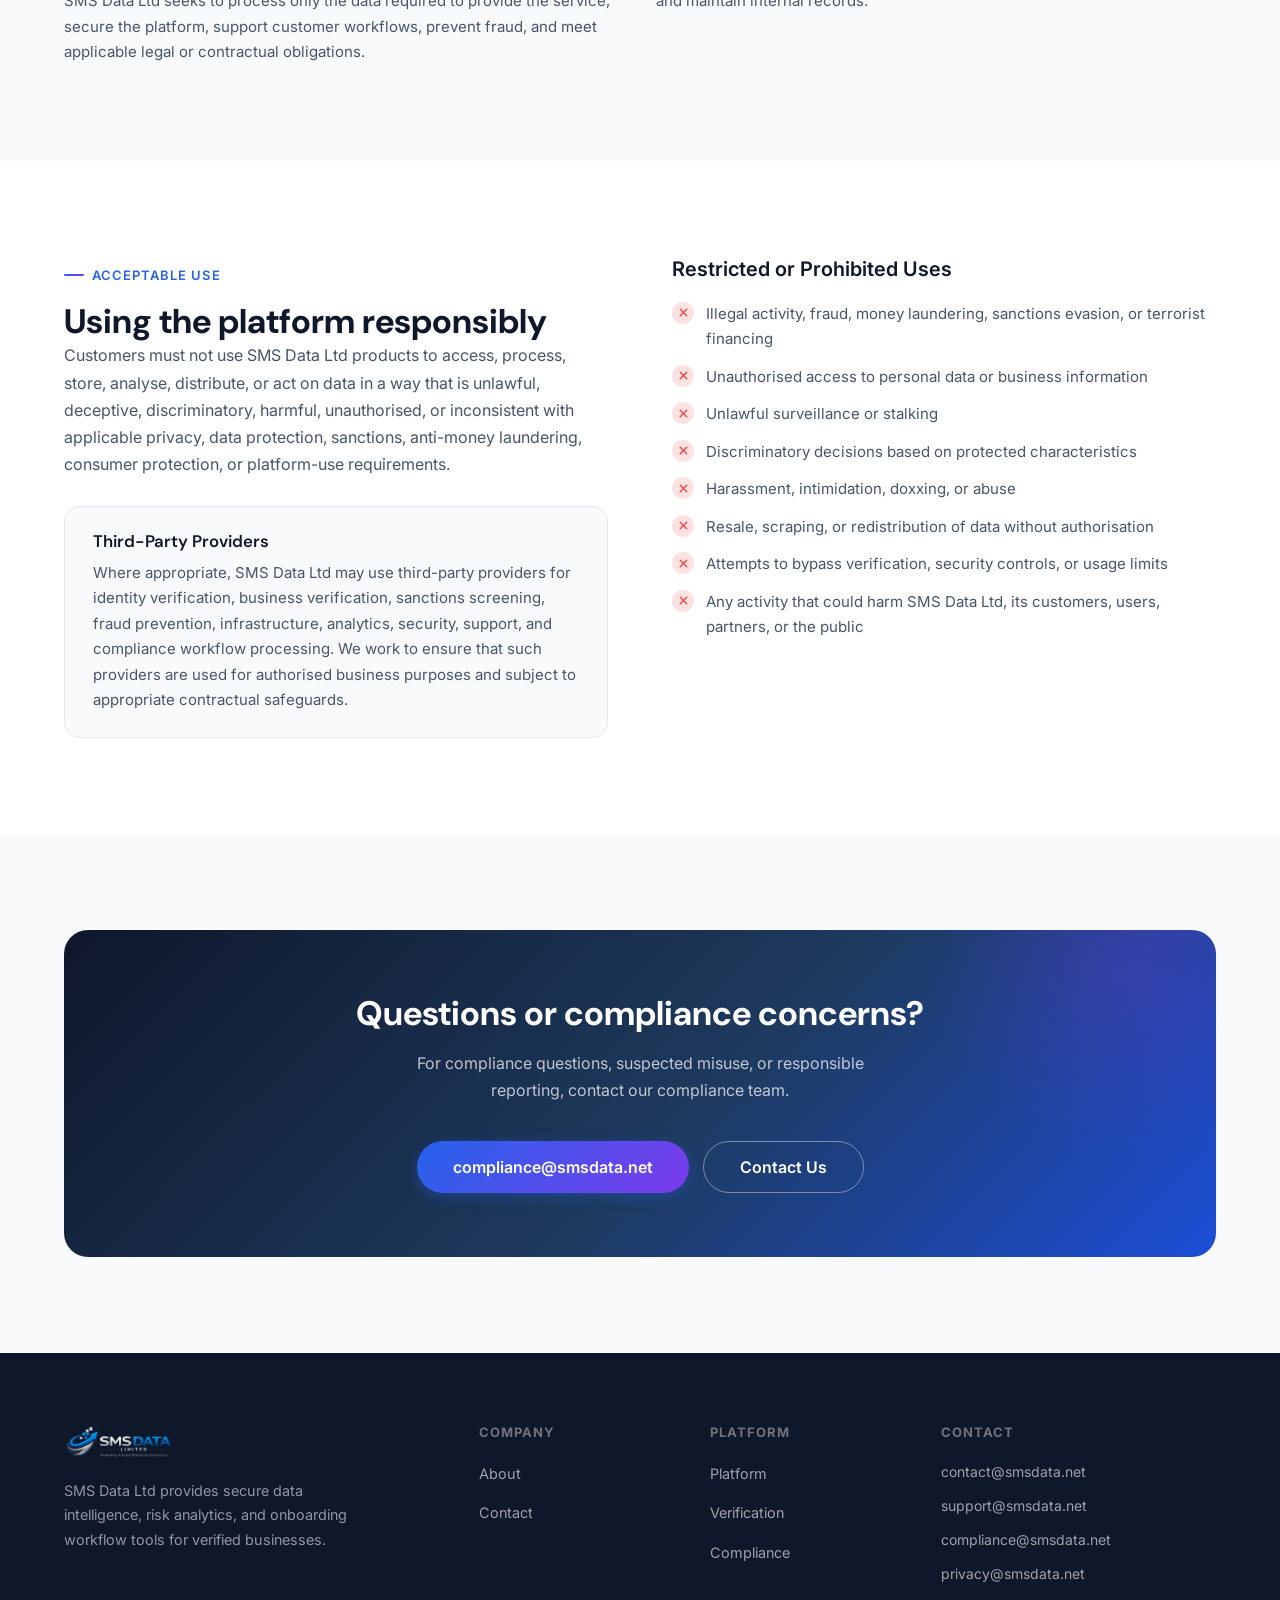
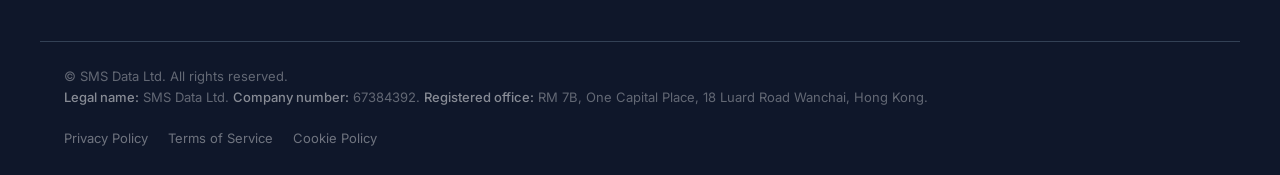
<file: compliance.html>
<!DOCTYPE html>
<html lang="en">
<head>
  <meta charset="UTF-8">
  <meta name="viewport" content="width=device-width, initial-scale=1.0">
  <title>Responsible Data Access and Compliance | SMS Data Ltd</title>
  <meta name="description" content="SMS Data Ltd supports responsible data access through verification, access controls, acceptable-use rules, audit logs, and secure workflow practices.">
  <link rel="canonical" href="https://smsdata.net/compliance">
  <link rel="icon" type="image/png" href="assets/smsdata_logo.png">
  <link rel="stylesheet" href="css/style.css">
</head>
<body>

<nav class="site-nav" aria-label="Main navigation">
  <div class="nav-inner">
    <a href="index.html" class="nav-logo"><img src="assets/smsdata_logo.png" alt="SMS Data Ltd"></a>
    <div class="nav-links">
      <a href="index.html" class="nav-link">Home</a>
      <a href="platform.html" class="nav-link">Platform</a>
      <a href="verification.html" class="nav-link">Verification</a>
      <a href="compliance.html" class="nav-link">Compliance</a>
      <a href="about.html" class="nav-link">About</a>
    </div>
    <div class="nav-cta-wrap"><a href="contact.html" class="btn btn-primary btn-sm">Request Access</a></div>
    <button class="hamburger" aria-label="Open menu"><span></span><span></span><span></span></button>
  </div>
</nav>
<div class="mobile-menu">
  <a href="index.html" class="nav-link">Home</a>
  <a href="platform.html" class="nav-link">Platform</a>
  <a href="verification.html" class="nav-link">Verification</a>
  <a href="compliance.html" class="nav-link">Compliance</a>
  <a href="about.html" class="nav-link">About</a>
  <a href="contact.html" class="nav-link">Contact</a>
  <a href="contact.html" class="btn btn-primary" style="margin-top:16px;">Request Access</a>
</div>

<!-- HERO -->
<section class="page-hero">
  <div class="page-hero-inner">
    <span class="section-label" style="color:rgba(255,255,255,.6);">Compliance</span>
    <h1>Responsible data access and compliance</h1>
    <p class="lead">SMS Data Ltd is designed for business customers that need secure, controlled, and accountable data intelligence tools.</p>
  </div>
</section>

<!-- APPROACH -->
<section class="section">
  <div class="container">
    <div class="intro-split">
      <div class="fade-up">
        <span class="section-label">Our Compliance Approach</span>
        <h2>Useful tools with robust safeguards</h2>
        <p>SMS Data Ltd supports responsible data access through customer review, verification, access control, usage monitoring, acceptable-use requirements, and audit-ready workflow records. Our goal is to provide useful data intelligence and risk analytics tools while reducing the risk of platform misuse.</p>
      </div>
      <div class="fade-up fade-up-delay-2">
        <ul class="check-list">
          <li>Customer review and business verification before access</li>
          <li>Access control and usage monitoring</li>
          <li>Acceptable-use requirements enforced across all accounts</li>
          <li>Audit-ready workflow records and activity logs</li>
          <li>Third-party providers subject to appropriate contractual safeguards</li>
        </ul>
      </div>
    </div>
  </div>
</section>

<!-- CORE PRINCIPLES -->
<section class="section section--subtle">
  <div class="container">
    <div class="section-header fade-up">
      <span class="section-label">Core Principles</span>
      <h2>How we approach compliance and responsible use</h2>
    </div>
    <div class="grid-2 fade-up" style="align-items:start;">
      <div>
        <div class="principle-item">
          <div style="display:flex;align-items:center;gap:12px;margin-bottom:8px;">
            <div class="card-icon" style="width:36px;height:36px;margin:0;flex-shrink:0;">
              <svg viewBox="0 0 24 24" fill="none" stroke="currentColor" stroke-width="1.75" style="width:18px;height:18px;"><path d="M12 22s8-4 8-10V5l-8-3-8 3v7c0 6 8 10 8 10z"/></svg>
            </div>
            <h3>Verified Access</h3>
          </div>
          <p>Access to SMS Data Ltd products may be restricted to verified customers and authorised users. Business verification, identity verification, sanctions screening, and additional review may be required depending on the product, use case, and risk profile.</p>
        </div>
        <div class="principle-item">
          <div style="display:flex;align-items:center;gap:12px;margin-bottom:8px;">
            <div class="card-icon" style="width:36px;height:36px;margin:0;flex-shrink:0;">
              <svg viewBox="0 0 24 24" fill="none" stroke="currentColor" stroke-width="1.75" style="width:18px;height:18px;"><polyline points="9 11 12 14 22 4"/><path d="M21 12v7a2 2 0 0 1-2 2H5a2 2 0 0 1-2-2V5a2 2 0 0 1 2-2h11"/></svg>
            </div>
            <h3>Lawful Use</h3>
          </div>
          <p>Customers must use SMS Data Ltd services only for lawful business purposes. The platform must not be used for unlawful surveillance, unauthorised profiling, discrimination, harassment, fraud, evasion of sanctions, or any deceptive or harmful purpose.</p>
        </div>
        <div class="principle-item">
          <div style="display:flex;align-items:center;gap:12px;margin-bottom:8px;">
            <div class="card-icon" style="width:36px;height:36px;margin:0;flex-shrink:0;">
              <svg viewBox="0 0 24 24" fill="none" stroke="currentColor" stroke-width="1.75" style="width:18px;height:18px;"><ellipse cx="12" cy="5" rx="9" ry="3"/><path d="M21 12c0 1.66-4 3-9 3s-9-1.34-9-3"/><path d="M3 5v14c0 1.66 4 3 9 3s9-1.34 9-3V5"/></svg>
            </div>
            <h3>Data Minimisation</h3>
          </div>
          <p>SMS Data Ltd seeks to process only the data required to provide the service, secure the platform, support customer workflows, prevent fraud, and meet applicable legal or contractual obligations.</p>
        </div>
      </div>
      <div>
        <div class="principle-item" style="padding-top:0;">
          <div style="display:flex;align-items:center;gap:12px;margin-bottom:8px;">
            <div class="card-icon" style="width:36px;height:36px;margin:0;flex-shrink:0;">
              <svg viewBox="0 0 24 24" fill="none" stroke="currentColor" stroke-width="1.75" style="width:18px;height:18px;"><path d="M17 21v-2a4 4 0 0 0-4-4H5a4 4 0 0 0-4 4v2"/><circle cx="9" cy="7" r="4"/></svg>
            </div>
            <h3>Human Oversight</h3>
          </div>
          <p>Risk signals and analytics are designed to support review processes. Customers remain responsible for their own decisions, compliance obligations, and use of platform outputs.</p>
        </div>
        <div class="principle-item">
          <div style="display:flex;align-items:center;gap:12px;margin-bottom:8px;">
            <div class="card-icon" style="width:36px;height:36px;margin:0;flex-shrink:0;">
              <svg viewBox="0 0 24 24" fill="none" stroke="currentColor" stroke-width="1.75" style="width:18px;height:18px;"><rect x="3" y="11" width="18" height="11" rx="2" ry="2"/><path d="M7 11V7a5 5 0 0 1 10 0v4"/></svg>
            </div>
            <h3>Security and Access Control</h3>
          </div>
          <p>SMS Data Ltd uses administrative, technical, and organisational controls to help protect customer accounts, platform access, verification workflows, and service data.</p>
        </div>
        <div class="principle-item">
          <div style="display:flex;align-items:center;gap:12px;margin-bottom:8px;">
            <div class="card-icon" style="width:36px;height:36px;margin:0;flex-shrink:0;">
              <svg viewBox="0 0 24 24" fill="none" stroke="currentColor" stroke-width="1.75" style="width:18px;height:18px;"><path d="M14 2H6a2 2 0 0 0-2 2v16a2 2 0 0 0 2 2h12a2 2 0 0 0 2-2V8z"/><polyline points="14 2 14 8 20 8"/></svg>
            </div>
            <h3>Auditability</h3>
          </div>
          <p>Where available, our platform supports activity logs, case review records, status tracking, and reporting outputs to help customers monitor platform use and maintain internal records.</p>
        </div>
      </div>
    </div>
  </div>
</section>

<!-- ACCEPTABLE USE -->
<section class="section">
  <div class="container">
    <div class="grid-2" style="gap:64px;align-items:start;">
      <div class="fade-up">
        <span class="section-label">Acceptable Use</span>
        <h2>Using the platform responsibly</h2>
        <p>Customers must not use SMS Data Ltd products to access, process, store, analyse, distribute, or act on data in a way that is unlawful, deceptive, discriminatory, harmful, unauthorised, or inconsistent with applicable privacy, data protection, sanctions, anti-money laundering, consumer protection, or platform-use requirements.</p>
        <div style="margin-top:28px;padding:24px 28px;background:var(--color-bg-subtle);border-radius:var(--radius-lg);border:1px solid var(--color-border);">
          <h4 style="margin-bottom:8px;">Third-Party Providers</h4>
          <p style="font-size:.9375rem;">Where appropriate, SMS Data Ltd may use third-party providers for identity verification, business verification, sanctions screening, fraud prevention, infrastructure, analytics, security, support, and compliance workflow processing. We work to ensure that such providers are used for authorised business purposes and subject to appropriate contractual safeguards.</p>
        </div>
      </div>
      <div class="fade-up fade-up-delay-2">
        <h3 style="margin-bottom:20px;">Restricted or Prohibited Uses</h3>
        <ul class="prohibited-list">
          <li>Illegal activity, fraud, money laundering, sanctions evasion, or terrorist financing</li>
          <li>Unauthorised access to personal data or business information</li>
          <li>Unlawful surveillance or stalking</li>
          <li>Discriminatory decisions based on protected characteristics</li>
          <li>Harassment, intimidation, doxxing, or abuse</li>
          <li>Resale, scraping, or redistribution of data without authorisation</li>
          <li>Attempts to bypass verification, security controls, or usage limits</li>
          <li>Any activity that could harm SMS Data Ltd, its customers, users, partners, or the public</li>
        </ul>
      </div>
    </div>
  </div>
</section>

<!-- CTA -->
<section class="section section--subtle">
  <div class="container">
    <div class="cta-banner fade-up">
      <h2>Questions or compliance concerns?</h2>
      <p>For compliance questions, suspected misuse, or responsible reporting, contact our compliance team.</p>
      <div class="btn-group">
        <a href="mailto:compliance@smsdata.net" class="btn btn-primary btn-lg">compliance@smsdata.net</a>
        <a href="contact.html" class="btn btn-ghost btn-lg">Contact Us</a>
      </div>
    </div>
  </div>
</section>

<footer class="site-footer">
  <div class="footer-inner">
    <div class="footer-brand"><img src="assets/smsdata_logo.png" alt="SMS Data Ltd"><p>SMS Data Ltd provides secure data intelligence, risk analytics, and onboarding workflow tools for verified businesses.</p></div>
    <div class="footer-col"><h5>Company</h5><ul><li><a href="about.html">About</a></li><li><a href="contact.html">Contact</a></li></ul></div>
    <div class="footer-col"><h5>Platform</h5><ul><li><a href="platform.html">Platform</a></li><li><a href="verification.html">Verification</a></li><li><a href="compliance.html">Compliance</a></li></ul></div>
    <div class="footer-col footer-contact"><h5>Contact</h5><ul><li><a href="mailto:contact@smsdata.net">contact@smsdata.net</a></li><li><a href="mailto:support@smsdata.net">support@smsdata.net</a></li><li><a href="mailto:compliance@smsdata.net">compliance@smsdata.net</a></li><li><a href="mailto:privacy@smsdata.net">privacy@smsdata.net</a></li></ul></div>
  </div>
  <div class="footer-bottom">
    <div style="display:flex;justify-content:space-between;align-items:flex-end;flex-wrap:wrap;gap:16px;">
      <p class="footer-legal">&copy; SMS Data Ltd. All rights reserved.<br><strong>Legal name:</strong> SMS Data Ltd. <strong>Company number:</strong> 67384392. <strong>Registered office:</strong> RM 7B, One Capital Place, 18 Luard Road Wanchai, Hong Kong.</p>
      <nav aria-label="Legal links"><ul style="display:flex;gap:20px;list-style:none;"><li><a href="privacy-policy.html" style="font-size:.8125rem;color:rgba(255,255,255,.4);">Privacy Policy</a></li><li><a href="terms-of-service.html" style="font-size:.8125rem;color:rgba(255,255,255,.4);">Terms of Service</a></li><li><a href="cookie-policy.html" style="font-size:.8125rem;color:rgba(255,255,255,.4);">Cookie Policy</a></li></ul></nav>
    </div>
  </div>
</footer>
<div class="cookie-banner hidden" id="cookie-banner"><p>We use cookies for website functionality, security, and analytics. <a href="cookie-policy.html">Learn more</a></p><div class="cookie-actions"><button id="cookie-accept" class="btn btn-primary btn-sm">Accept</button></div></div>
<script src="js/main.js"></script>
</body>
</html>
</file>
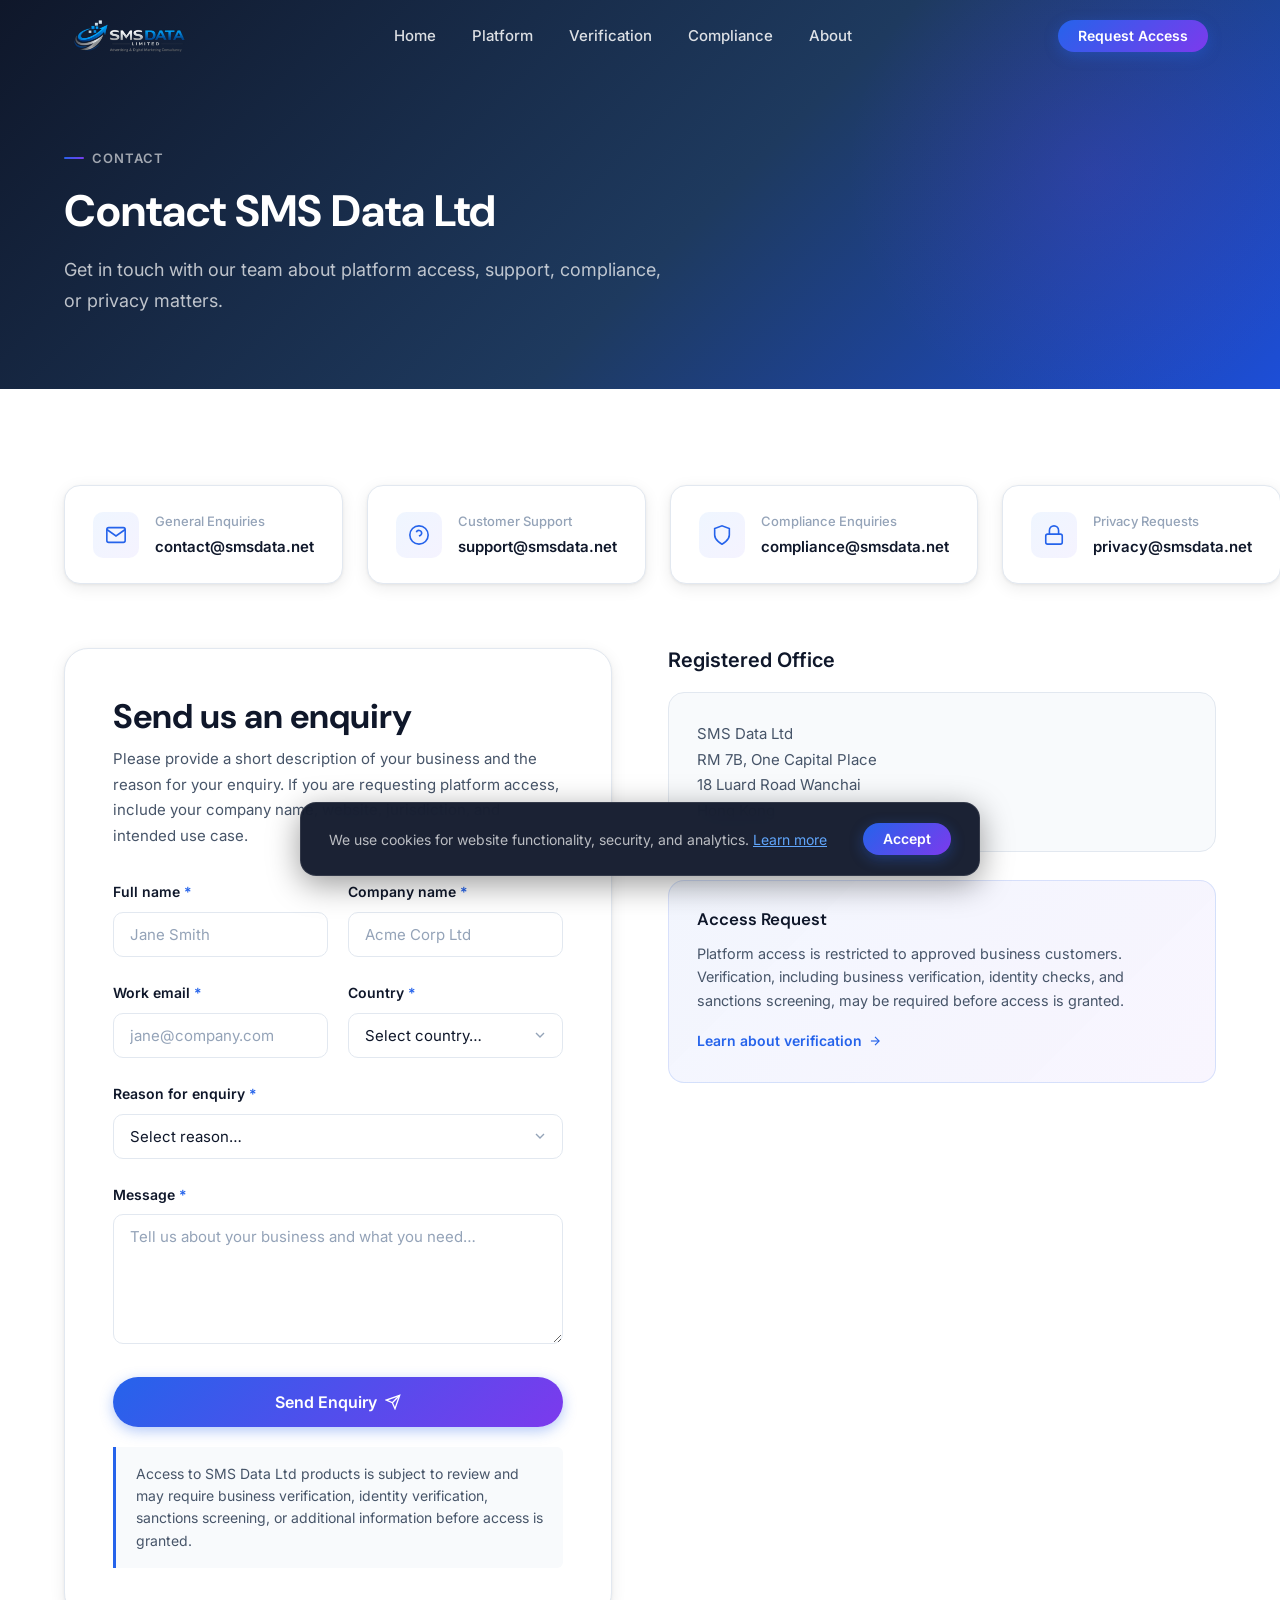
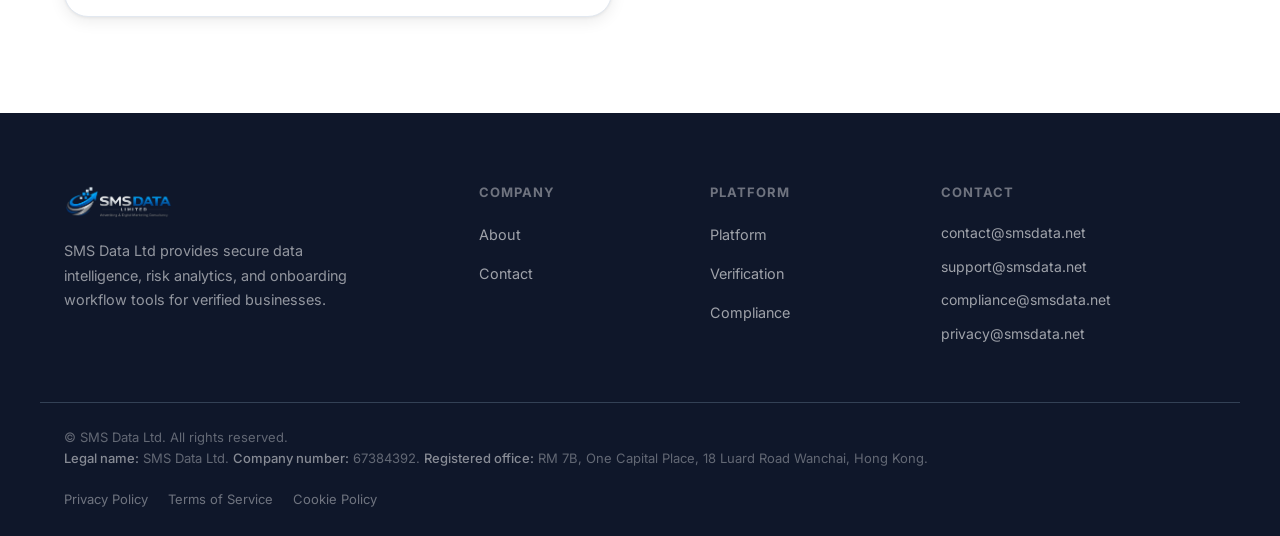
<file: contact.html>
<!DOCTYPE html>
<html lang="en">
<head>
  <meta charset="UTF-8">
  <meta name="viewport" content="width=device-width, initial-scale=1.0">
  <title>Contact SMS Data Ltd</title>
  <meta name="description" content="Contact SMS Data Ltd for business enquiries, platform access, support, compliance questions, and privacy requests.">
  <link rel="canonical" href="https://smsdata.net/contact">
  <link rel="icon" type="image/png" href="assets/smsdata_logo.png">
  <link rel="stylesheet" href="css/style.css">
</head>
<body>

<nav class="site-nav" aria-label="Main navigation">
  <div class="nav-inner">
    <a href="index.html" class="nav-logo"><img src="assets/smsdata_logo.png" alt="SMS Data Ltd"></a>
    <div class="nav-links">
      <a href="index.html" class="nav-link">Home</a>
      <a href="platform.html" class="nav-link">Platform</a>
      <a href="verification.html" class="nav-link">Verification</a>
      <a href="compliance.html" class="nav-link">Compliance</a>
      <a href="about.html" class="nav-link">About</a>
    </div>
    <div class="nav-cta-wrap"><a href="contact.html" class="btn btn-primary btn-sm">Request Access</a></div>
    <button class="hamburger" aria-label="Open menu"><span></span><span></span><span></span></button>
  </div>
</nav>
<div class="mobile-menu">
  <a href="index.html" class="nav-link">Home</a>
  <a href="platform.html" class="nav-link">Platform</a>
  <a href="verification.html" class="nav-link">Verification</a>
  <a href="compliance.html" class="nav-link">Compliance</a>
  <a href="about.html" class="nav-link">About</a>
  <a href="contact.html" class="nav-link">Contact</a>
  <a href="contact.html" class="btn btn-primary" style="margin-top:16px;">Request Access</a>
</div>

<!-- HERO -->
<section class="page-hero">
  <div class="page-hero-inner">
    <span class="section-label" style="color:rgba(255,255,255,.6);">Contact</span>
    <h1>Contact SMS Data Ltd</h1>
    <p class="lead">Get in touch with our team about platform access, support, compliance, or privacy matters.</p>
  </div>
</section>

<!-- CONTACT SECTION -->
<section class="section">
  <div class="container">
    <!-- Contact cards -->
    <div class="grid-4" style="margin-bottom:64px;">
      <a href="mailto:contact@smsdata.net" class="contact-card fade-up fade-up-delay-1">
        <div class="contact-card-icon">
          <svg viewBox="0 0 24 24" fill="none" stroke="currentColor" stroke-width="1.75"><path d="M4 4h16c1.1 0 2 .9 2 2v12c0 1.1-.9 2-2 2H4c-1.1 0-2-.9-2-2V6c0-1.1.9-2 2-2z"/><polyline points="22,6 12,13 2,6"/></svg>
        </div>
        <div>
          <div class="contact-card-label">General Enquiries</div>
          <div class="contact-card-value">contact@smsdata.net</div>
        </div>
      </a>
      <a href="mailto:support@smsdata.net" class="contact-card fade-up fade-up-delay-2">
        <div class="contact-card-icon">
          <svg viewBox="0 0 24 24" fill="none" stroke="currentColor" stroke-width="1.75"><circle cx="12" cy="12" r="10"/><path d="M9.09 9a3 3 0 0 1 5.83 1c0 2-3 3-3 3"/><line x1="12" y1="17" x2="12.01" y2="17"/></svg>
        </div>
        <div>
          <div class="contact-card-label">Customer Support</div>
          <div class="contact-card-value">support@smsdata.net</div>
        </div>
      </a>
      <a href="mailto:compliance@smsdata.net" class="contact-card fade-up fade-up-delay-3">
        <div class="contact-card-icon">
          <svg viewBox="0 0 24 24" fill="none" stroke="currentColor" stroke-width="1.75"><path d="M12 22s8-4 8-10V5l-8-3-8 3v7c0 6 8 10 8 10z"/></svg>
        </div>
        <div>
          <div class="contact-card-label">Compliance Enquiries</div>
          <div class="contact-card-value">compliance@smsdata.net</div>
        </div>
      </a>
      <a href="mailto:privacy@smsdata.net" class="contact-card fade-up fade-up-delay-4">
        <div class="contact-card-icon">
          <svg viewBox="0 0 24 24" fill="none" stroke="currentColor" stroke-width="1.75"><rect x="3" y="11" width="18" height="11" rx="2" ry="2"/><path d="M7 11V7a5 5 0 0 1 10 0v4"/></svg>
        </div>
        <div>
          <div class="contact-card-label">Privacy Requests</div>
          <div class="contact-card-value">privacy@smsdata.net</div>
        </div>
      </a>
    </div>

    <!-- Form + sidebar -->
    <div class="grid-2" style="gap:56px;align-items:start;">
      <div class="fade-up">
        <div class="form-card">
          <div class="form-body">
            <h2 style="margin-bottom:8px;">Send us an enquiry</h2>
            <p style="color:var(--color-text-body);margin-bottom:32px;font-size:.9375rem;">Please provide a short description of your business and the reason for your enquiry. If you are requesting platform access, include your company name, website, jurisdiction, and intended use case.</p>

            <form id="contact-form" action="https://formspree.io/f/YOUR_FORM_ID" method="POST" novalidate>
              <div class="form-row">
                <div class="form-group">
                  <label class="form-label" for="name">Full name <span>*</span></label>
                  <input class="form-input" type="text" id="name" name="name" placeholder="Jane Smith" autocomplete="name">
                  <div class="form-error" id="name-error">Please enter your full name.</div>
                </div>
                <div class="form-group">
                  <label class="form-label" for="company">Company name <span>*</span></label>
                  <input class="form-input" type="text" id="company" name="company" placeholder="Acme Corp Ltd" autocomplete="organization">
                  <div class="form-error" id="company-error">Please enter your company name.</div>
                </div>
              </div>
              <div class="form-row">
                <div class="form-group">
                  <label class="form-label" for="email">Work email <span>*</span></label>
                  <input class="form-input" type="email" id="email" name="email" placeholder="jane@company.com" autocomplete="email">
                  <div class="form-error" id="email-error">Please enter a valid work email.</div>
                </div>
                <div class="form-group">
                  <label class="form-label" for="country">Country <span>*</span></label>
                  <select class="form-select" id="country" name="country">
                    <option value="">Select country…</option>
                    <option>Hong Kong</option>
                    <option>United Kingdom</option>
                    <option>United States</option>
                    <option>Singapore</option>
                    <option>Australia</option>
                    <option>Canada</option>
                    <option>Germany</option>
                    <option>France</option>
                    <option>Japan</option>
                    <option>South Korea</option>
                    <option>United Arab Emirates</option>
                    <option>Other</option>
                  </select>
                  <div class="form-error" id="country-error">Please select your country.</div>
                </div>
              </div>
              <div class="form-group">
                <label class="form-label" for="reason">Reason for enquiry <span>*</span></label>
                <select class="form-select" id="reason" name="reason">
                  <option value="">Select reason…</option>
                  <option>Platform access request</option>
                  <option>General business enquiry</option>
                  <option>Customer support</option>
                  <option>Compliance question</option>
                  <option>Privacy request</option>
                  <option>Partnership enquiry</option>
                  <option>Other</option>
                </select>
                <div class="form-error" id="reason-error">Please select a reason for enquiry.</div>
              </div>
              <div class="form-group">
                <label class="form-label" for="message">Message <span>*</span></label>
                <textarea class="form-textarea" id="message" name="message" placeholder="Tell us about your business and what you need…"></textarea>
                <div class="form-error" id="message-error">Please enter your message.</div>
              </div>
              <div class="form-submit">
                <button type="submit" class="btn btn-primary btn-lg" style="width:100%;justify-content:center;">
                  Send Enquiry
                  <svg viewBox="0 0 24 24" fill="none" stroke="currentColor" stroke-width="2"><line x1="22" y1="2" x2="11" y2="13"/><polygon points="22 2 15 22 11 13 2 9 22 2"/></svg>
                </button>
              </div>
            </form>

            <div class="form-note" style="margin-top:20px;">
              Access to SMS Data Ltd products is subject to review and may require business verification, identity verification, sanctions screening, or additional information before access is granted.
            </div>
          </div>

          <!-- Success state -->
          <div class="form-success">
            <div class="form-success-icon">
              <svg viewBox="0 0 24 24" fill="none" stroke="currentColor" stroke-width="2.5"><polyline points="20 6 9 17 4 12"/></svg>
            </div>
            <h3>Enquiry received</h3>
            <p>Thank you for contacting SMS Data Ltd. We have received your enquiry and will review the information provided.</p>
          </div>
        </div>
      </div>

      <!-- Sidebar -->
      <div class="fade-up fade-up-delay-2">
        <h3 style="margin-bottom:20px;">Registered Office</h3>
        <div style="padding:28px;background:var(--color-bg-subtle);border:1px solid var(--color-border);border-radius:var(--radius-lg);margin-bottom:28px;">
          <p style="font-size:.9375rem;color:var(--color-text-body);line-height:1.7;">
            SMS Data Ltd<br>
            RM 7B, One Capital Place<br>
            18 Luard Road Wanchai<br>
            Hong Kong
          </p>
        </div>
        <div style="padding:28px;background:linear-gradient(135deg,rgba(37,99,235,.06),rgba(124,58,237,.05));border:1px solid rgba(37,99,235,.15);border-radius:var(--radius-lg);">
          <h4 style="margin-bottom:12px;">Access Request</h4>
          <p style="font-size:.9rem;color:var(--color-text-body);line-height:1.65;">Platform access is restricted to approved business customers. Verification, including business verification, identity checks, and sanctions screening, may be required before access is granted.</p>
          <a href="verification.html" style="display:inline-flex;align-items:center;gap:6px;margin-top:16px;font-size:.875rem;font-weight:600;color:var(--color-primary);">
            Learn about verification
            <svg viewBox="0 0 24 24" fill="none" stroke="currentColor" stroke-width="2" style="width:14px;height:14px;"><line x1="5" y1="12" x2="19" y2="12"/><polyline points="12 5 19 12 12 19"/></svg>
          </a>
        </div>
      </div>
    </div>
  </div>
</section>

<footer class="site-footer">
  <div class="footer-inner">
    <div class="footer-brand"><img src="assets/smsdata_logo.png" alt="SMS Data Ltd"><p>SMS Data Ltd provides secure data intelligence, risk analytics, and onboarding workflow tools for verified businesses.</p></div>
    <div class="footer-col"><h5>Company</h5><ul><li><a href="about.html">About</a></li><li><a href="contact.html">Contact</a></li></ul></div>
    <div class="footer-col"><h5>Platform</h5><ul><li><a href="platform.html">Platform</a></li><li><a href="verification.html">Verification</a></li><li><a href="compliance.html">Compliance</a></li></ul></div>
    <div class="footer-col footer-contact"><h5>Contact</h5><ul><li><a href="mailto:contact@smsdata.net">contact@smsdata.net</a></li><li><a href="mailto:support@smsdata.net">support@smsdata.net</a></li><li><a href="mailto:compliance@smsdata.net">compliance@smsdata.net</a></li><li><a href="mailto:privacy@smsdata.net">privacy@smsdata.net</a></li></ul></div>
  </div>
  <div class="footer-bottom">
    <div style="display:flex;justify-content:space-between;align-items:flex-end;flex-wrap:wrap;gap:16px;">
      <p class="footer-legal">&copy; SMS Data Ltd. All rights reserved.<br><strong>Legal name:</strong> SMS Data Ltd. <strong>Company number:</strong> 67384392. <strong>Registered office:</strong> RM 7B, One Capital Place, 18 Luard Road Wanchai, Hong Kong.</p>
      <nav aria-label="Legal links"><ul style="display:flex;gap:20px;list-style:none;"><li><a href="privacy-policy.html" style="font-size:.8125rem;color:rgba(255,255,255,.4);">Privacy Policy</a></li><li><a href="terms-of-service.html" style="font-size:.8125rem;color:rgba(255,255,255,.4);">Terms of Service</a></li><li><a href="cookie-policy.html" style="font-size:.8125rem;color:rgba(255,255,255,.4);">Cookie Policy</a></li></ul></nav>
    </div>
  </div>
</footer>
<div class="cookie-banner hidden" id="cookie-banner"><p>We use cookies for website functionality, security, and analytics. <a href="cookie-policy.html">Learn more</a></p><div class="cookie-actions"><button id="cookie-accept" class="btn btn-primary btn-sm">Accept</button></div></div>
<script src="js/main.js"></script>
</body>
</html>
</file>
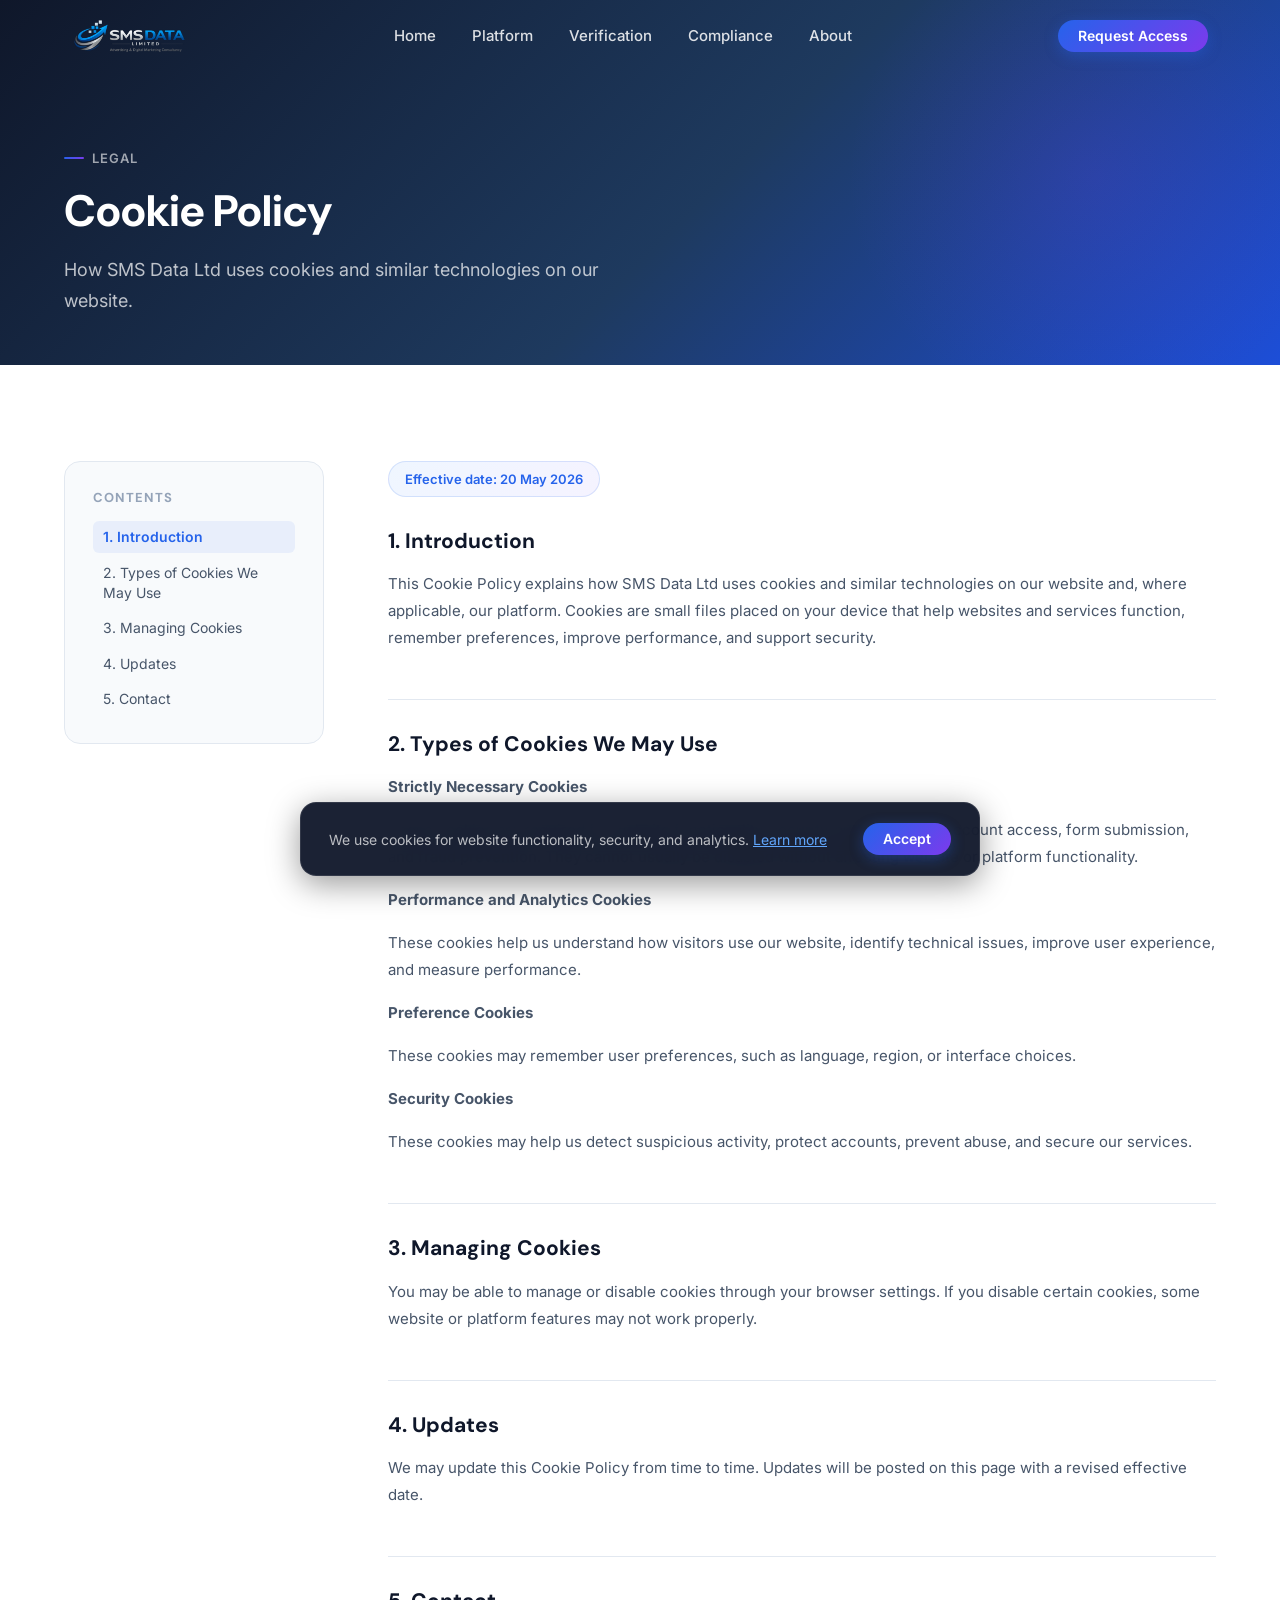
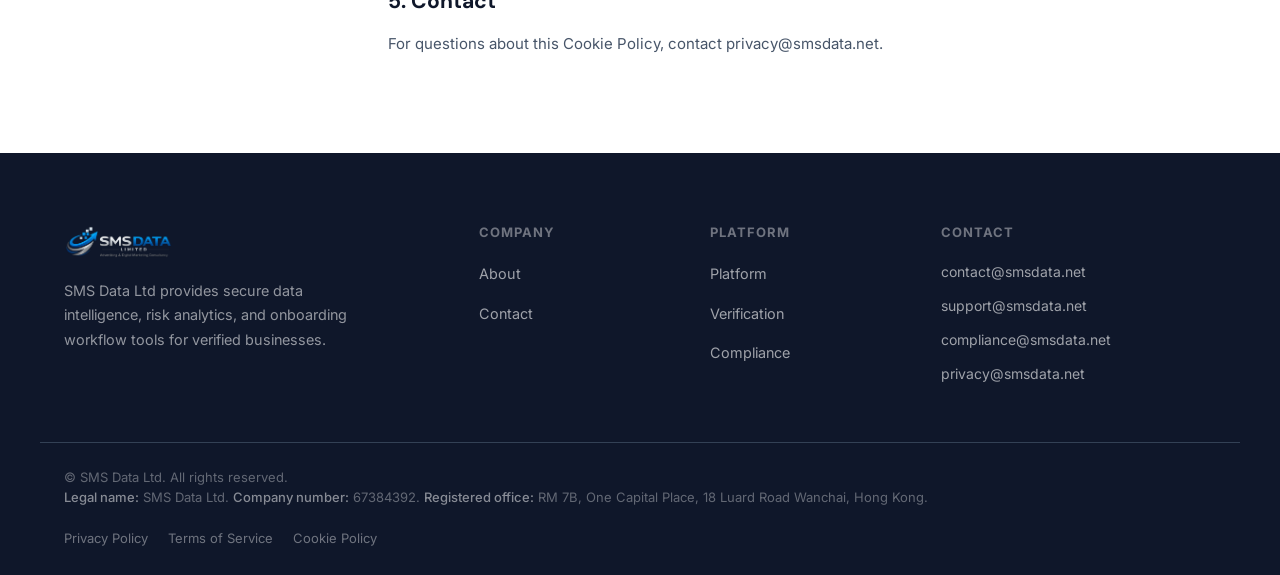
<file: cookie-policy.html>
<!DOCTYPE html>
<html lang="en">
<head>
  <meta charset="UTF-8">
  <meta name="viewport" content="width=device-width, initial-scale=1.0">
  <title>Cookie Policy | SMS Data Ltd</title>
  <meta name="description" content="Learn how SMS Data Ltd may use cookies and similar technologies for website functionality, security, analytics, and performance.">
  <link rel="canonical" href="https://smsdata.net/cookie-policy">
  <link rel="icon" type="image/png" href="assets/smsdata_logo.png">
  <link rel="stylesheet" href="css/style.css">
</head>
<body>

<nav class="site-nav" aria-label="Main navigation">
  <div class="nav-inner">
    <a href="index.html" class="nav-logo"><img src="assets/smsdata_logo.png" alt="SMS Data Ltd"></a>
    <div class="nav-links">
      <a href="index.html" class="nav-link">Home</a>
      <a href="platform.html" class="nav-link">Platform</a>
      <a href="verification.html" class="nav-link">Verification</a>
      <a href="compliance.html" class="nav-link">Compliance</a>
      <a href="about.html" class="nav-link">About</a>
    </div>
    <div class="nav-cta-wrap"><a href="contact.html" class="btn btn-primary btn-sm">Request Access</a></div>
    <button class="hamburger" aria-label="Open menu"><span></span><span></span><span></span></button>
  </div>
</nav>
<div class="mobile-menu">
  <a href="index.html" class="nav-link">Home</a><a href="platform.html" class="nav-link">Platform</a><a href="verification.html" class="nav-link">Verification</a><a href="compliance.html" class="nav-link">Compliance</a><a href="about.html" class="nav-link">About</a><a href="contact.html" class="nav-link">Contact</a>
  <a href="contact.html" class="btn btn-primary" style="margin-top:16px;">Request Access</a>
</div>

<section class="page-hero" style="padding-bottom:48px;">
  <div class="page-hero-inner">
    <span class="section-label" style="color:rgba(255,255,255,.6);">Legal</span>
    <h1>Cookie Policy</h1>
    <p class="lead">How SMS Data Ltd uses cookies and similar technologies on our website.</p>
  </div>
</section>

<section class="section">
  <div class="container">
    <div class="legal-layout">
      <aside>
        <nav class="legal-toc" aria-label="Cookie policy sections">
          <h4>Contents</h4>
          <ol>
            <li><a href="#c1">1. Introduction</a></li>
            <li><a href="#c2">2. Types of Cookies We May Use</a></li>
            <li><a href="#c3">3. Managing Cookies</a></li>
            <li><a href="#c4">4. Updates</a></li>
            <li><a href="#c5">5. Contact</a></li>
          </ol>
        </nav>
      </aside>

      <article class="legal-content">
        <div class="legal-effective">Effective date: 20 May 2026</div>

        <h2 id="c1">1. Introduction</h2>
        <p>This Cookie Policy explains how SMS Data Ltd uses cookies and similar technologies on our website and, where applicable, our platform. Cookies are small files placed on your device that help websites and services function, remember preferences, improve performance, and support security.</p>

        <h2 id="c2">2. Types of Cookies We May Use</h2>
        <p><strong>Strictly Necessary Cookies</strong></p>
        <p>These cookies are required for website functionality, security, authentication, account access, form submission, and fraud prevention. They cannot usually be disabled without affecting website or platform functionality.</p>
        <p><strong>Performance and Analytics Cookies</strong></p>
        <p>These cookies help us understand how visitors use our website, identify technical issues, improve user experience, and measure performance.</p>
        <p><strong>Preference Cookies</strong></p>
        <p>These cookies may remember user preferences, such as language, region, or interface choices.</p>
        <p><strong>Security Cookies</strong></p>
        <p>These cookies may help us detect suspicious activity, protect accounts, prevent abuse, and secure our services.</p>

        <h2 id="c3">3. Managing Cookies</h2>
        <p>You may be able to manage or disable cookies through your browser settings. If you disable certain cookies, some website or platform features may not work properly.</p>

        <h2 id="c4">4. Updates</h2>
        <p>We may update this Cookie Policy from time to time. Updates will be posted on this page with a revised effective date.</p>

        <h2 id="c5">5. Contact</h2>
        <p>For questions about this Cookie Policy, contact <a href="mailto:privacy@smsdata.net">privacy@smsdata.net</a>.</p>
      </article>
    </div>
  </div>
</section>

<footer class="site-footer">
  <div class="footer-inner">
    <div class="footer-brand"><img src="assets/smsdata_logo.png" alt="SMS Data Ltd"><p>SMS Data Ltd provides secure data intelligence, risk analytics, and onboarding workflow tools for verified businesses.</p></div>
    <div class="footer-col"><h5>Company</h5><ul><li><a href="about.html">About</a></li><li><a href="contact.html">Contact</a></li></ul></div>
    <div class="footer-col"><h5>Platform</h5><ul><li><a href="platform.html">Platform</a></li><li><a href="verification.html">Verification</a></li><li><a href="compliance.html">Compliance</a></li></ul></div>
    <div class="footer-col footer-contact"><h5>Contact</h5><ul><li><a href="mailto:contact@smsdata.net">contact@smsdata.net</a></li><li><a href="mailto:support@smsdata.net">support@smsdata.net</a></li><li><a href="mailto:compliance@smsdata.net">compliance@smsdata.net</a></li><li><a href="mailto:privacy@smsdata.net">privacy@smsdata.net</a></li></ul></div>
  </div>
  <div class="footer-bottom">
    <div style="display:flex;justify-content:space-between;align-items:flex-end;flex-wrap:wrap;gap:16px;">
      <p class="footer-legal">&copy; SMS Data Ltd. All rights reserved.<br><strong>Legal name:</strong> SMS Data Ltd. <strong>Company number:</strong> 67384392. <strong>Registered office:</strong> RM 7B, One Capital Place, 18 Luard Road Wanchai, Hong Kong.</p>
      <nav aria-label="Legal links"><ul style="display:flex;gap:20px;list-style:none;"><li><a href="privacy-policy.html" style="font-size:.8125rem;color:rgba(255,255,255,.4);">Privacy Policy</a></li><li><a href="terms-of-service.html" style="font-size:.8125rem;color:rgba(255,255,255,.4);">Terms of Service</a></li><li><a href="cookie-policy.html" style="font-size:.8125rem;color:rgba(255,255,255,.4);">Cookie Policy</a></li></ul></nav>
    </div>
  </div>
</footer>
<div class="cookie-banner hidden" id="cookie-banner"><p>We use cookies for website functionality, security, and analytics. <a href="cookie-policy.html">Learn more</a></p><div class="cookie-actions"><button id="cookie-accept" class="btn btn-primary btn-sm">Accept</button></div></div>
<script src="js/main.js"></script>
</body>
</html>
</file>
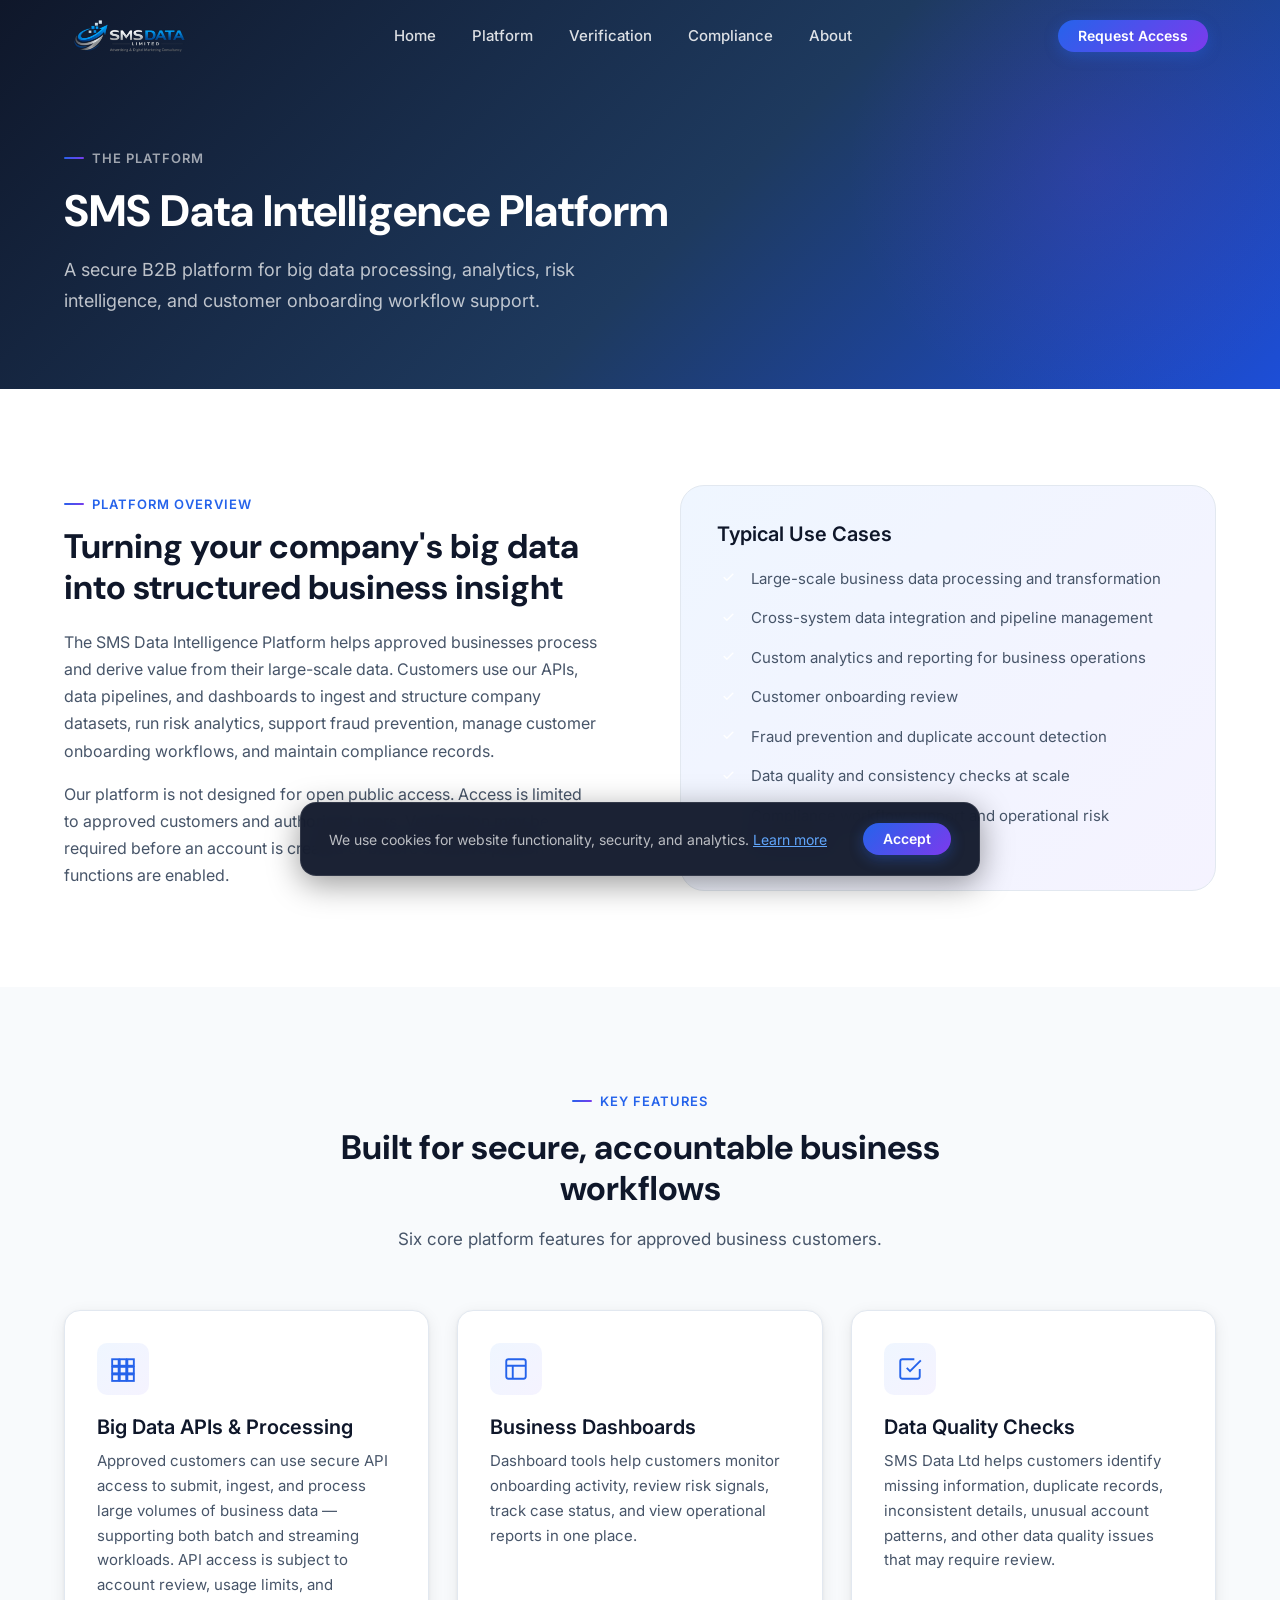
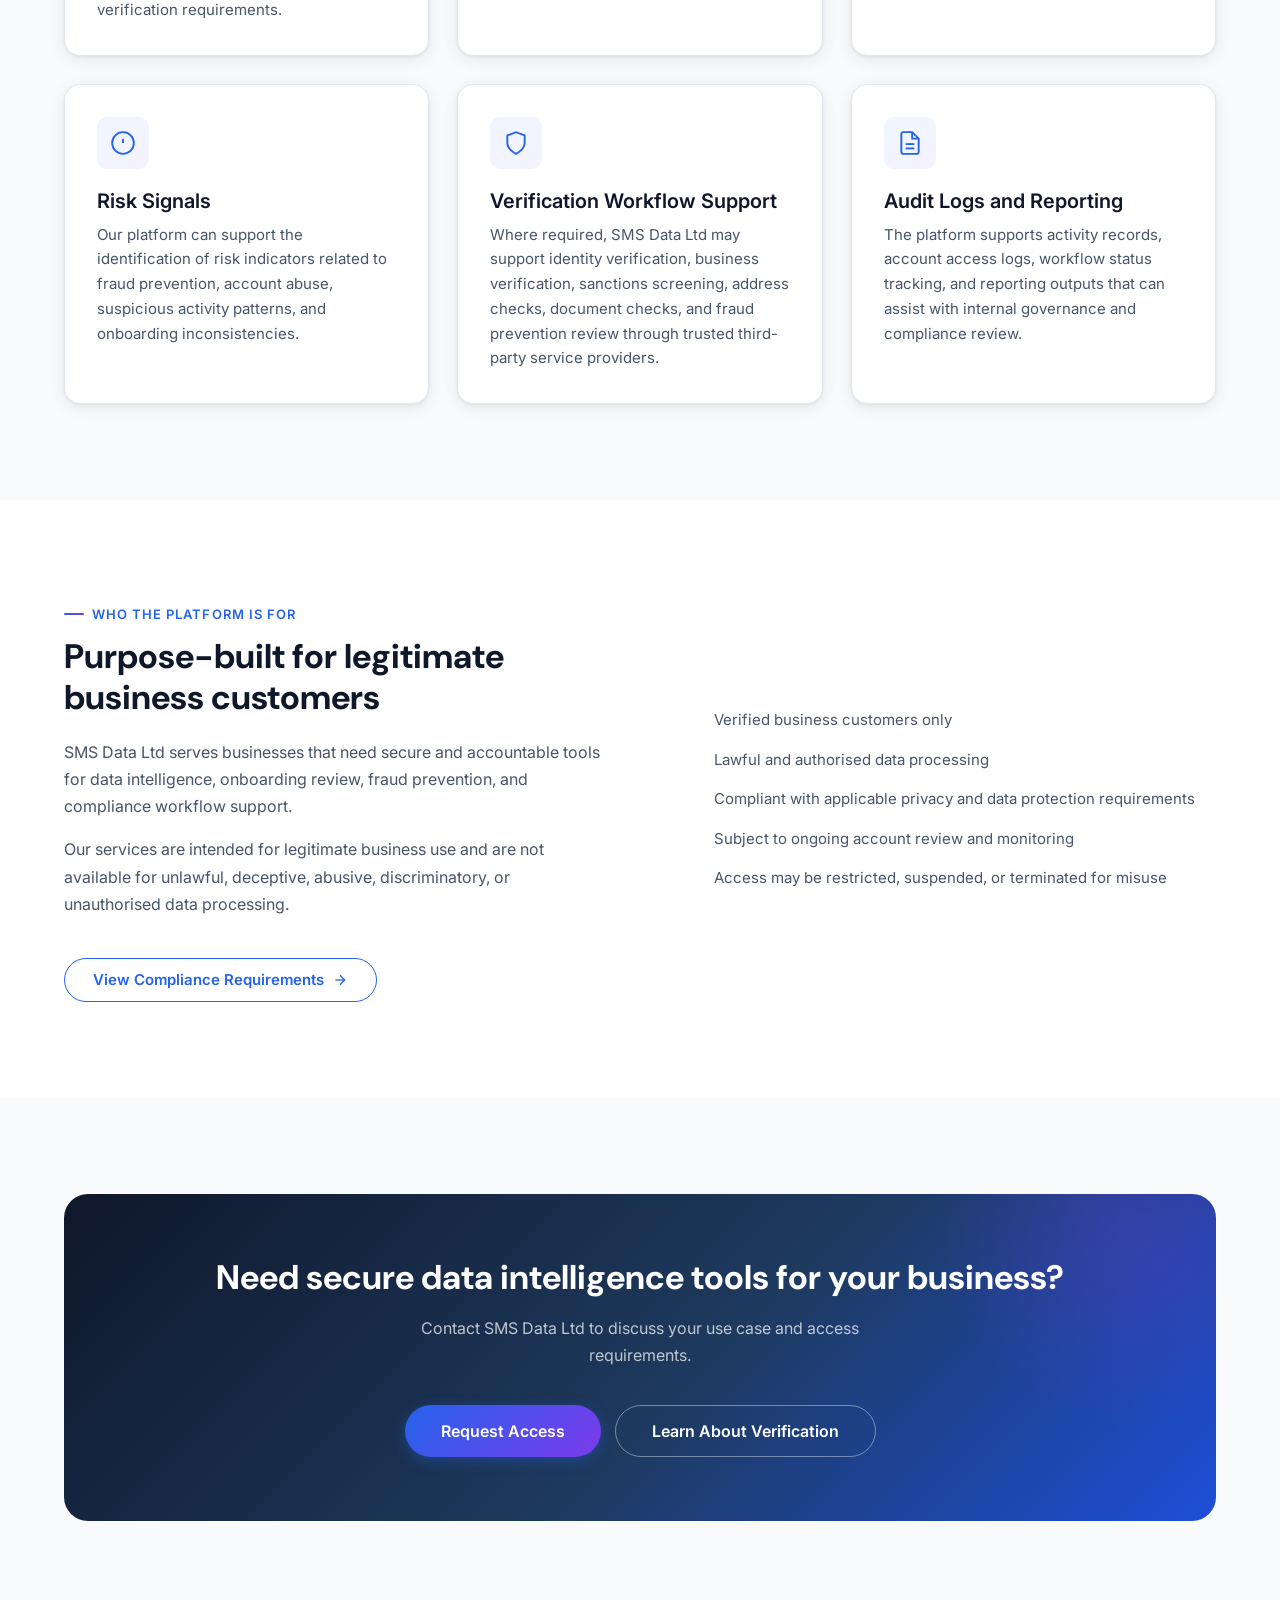
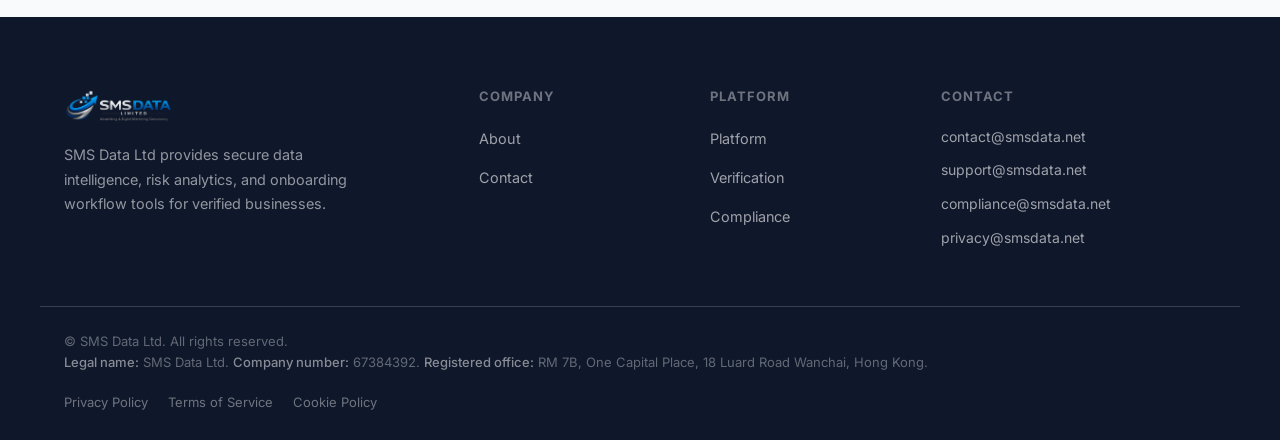
<file: platform.html>
<!DOCTYPE html>
<html lang="en">
<head>
  <meta charset="UTF-8">
  <meta name="viewport" content="width=device-width, initial-scale=1.0">
  <title>SMS Data Intelligence Platform | SMS Data Ltd</title>
  <meta name="description" content="Explore the SMS Data Intelligence Platform for secure APIs, risk analytics, data quality checks, onboarding workflows, and audit-ready reporting.">
  <link rel="canonical" href="https://smsdata.net/platform">
  <link rel="icon" type="image/png" href="assets/smsdata_logo.png">
  <link rel="stylesheet" href="css/style.css">
</head>
<body>

<nav class="site-nav" aria-label="Main navigation">
  <div class="nav-inner">
    <a href="index.html" class="nav-logo"><img src="assets/smsdata_logo.png" alt="SMS Data Ltd"></a>
    <div class="nav-links">
      <a href="index.html" class="nav-link">Home</a>
      <a href="platform.html" class="nav-link">Platform</a>
      <a href="verification.html" class="nav-link">Verification</a>
      <a href="compliance.html" class="nav-link">Compliance</a>
      <a href="about.html" class="nav-link">About</a>
    </div>
    <div class="nav-cta-wrap"><a href="contact.html" class="btn btn-primary btn-sm">Request Access</a></div>
    <button class="hamburger" aria-label="Open menu"><span></span><span></span><span></span></button>
  </div>
</nav>
<div class="mobile-menu">
  <a href="index.html" class="nav-link">Home</a>
  <a href="platform.html" class="nav-link">Platform</a>
  <a href="verification.html" class="nav-link">Verification</a>
  <a href="compliance.html" class="nav-link">Compliance</a>
  <a href="about.html" class="nav-link">About</a>
  <a href="contact.html" class="nav-link">Contact</a>
  <a href="contact.html" class="btn btn-primary" style="margin-top:16px;">Request Access</a>
</div>

<!-- HERO -->
<section class="page-hero">
  <div class="page-hero-inner">
    <span class="section-label" style="color:rgba(255,255,255,.6);">The Platform</span>
    <h1>SMS Data Intelligence Platform</h1>
    <p class="lead">A secure B2B platform for big data processing, analytics, risk intelligence, and customer onboarding workflow support.</p>
  </div>
</section>

<!-- OVERVIEW -->
<section class="section">
  <div class="container">
    <div class="intro-split">
      <div class="fade-up">
        <span class="section-label">Platform Overview</span>
        <h2>Turning your company's big data into structured business insight</h2>
        <p>The SMS Data Intelligence Platform helps approved businesses process and derive value from their large-scale data. Customers use our APIs, data pipelines, and dashboards to ingest and structure company datasets, run risk analytics, support fraud prevention, manage customer onboarding workflows, and maintain compliance records.</p>
        <p>Our platform is not designed for open public access. Access is limited to approved customers and authorised users. Verification may be required before an account is created or before sensitive platform functions are enabled.</p>
      </div>
      <div class="fade-up fade-up-delay-2">
        <div style="background:var(--gradient-card);border:1px solid var(--color-border);border-radius:var(--radius-xl);padding:36px;">
          <h3 style="margin-bottom:20px;">Typical Use Cases</h3>
          <ul class="check-list">
            <li>Large-scale business data processing and transformation</li>
            <li>Cross-system data integration and pipeline management</li>
            <li>Custom analytics and reporting for business operations</li>
            <li>Customer onboarding review</li>
            <li>Fraud prevention and duplicate account detection</li>
            <li>Data quality and consistency checks at scale</li>
            <li>Compliance workflow support and operational risk monitoring</li>
          </ul>
        </div>
      </div>
    </div>
  </div>
</section>

<!-- KEY FEATURES -->
<section class="section section--subtle">
  <div class="container">
    <div class="section-header section-header--center fade-up">
      <span class="section-label">Key Features</span>
      <h2>Built for secure, accountable business workflows</h2>
      <p>Six core platform features for approved business customers.</p>
    </div>
    <div class="grid-3">
      <div class="card fade-up fade-up-delay-1">
        <div class="card-icon">
          <svg viewBox="0 0 24 24" fill="none" stroke="currentColor" stroke-width="1.75"><rect x="2" y="3" width="6" height="6"/><rect x="9" y="3" width="6" height="6"/><rect x="16" y="3" width="6" height="6"/><rect x="2" y="10" width="6" height="6"/><rect x="9" y="10" width="6" height="6"/><rect x="16" y="10" width="6" height="6"/><rect x="2" y="17" width="6" height="6"/><rect x="9" y="17" width="6" height="6"/><rect x="16" y="17" width="6" height="6"/></svg>
        </div>
        <h3>Big Data APIs &amp; Processing</h3>
        <p>Approved customers can use secure API access to submit, ingest, and process large volumes of business data — supporting both batch and streaming workloads. API access is subject to account review, usage limits, and verification requirements.</p>
      </div>
      <div class="card fade-up fade-up-delay-2">
        <div class="card-icon">
          <svg viewBox="0 0 24 24" fill="none" stroke="currentColor" stroke-width="1.75"><rect x="3" y="3" width="18" height="18" rx="2"/><path d="M3 9h18M9 21V9"/></svg>
        </div>
        <h3>Business Dashboards</h3>
        <p>Dashboard tools help customers monitor onboarding activity, review risk signals, track case status, and view operational reports in one place.</p>
      </div>
      <div class="card fade-up fade-up-delay-3">
        <div class="card-icon">
          <svg viewBox="0 0 24 24" fill="none" stroke="currentColor" stroke-width="1.75"><polyline points="9 11 12 14 22 4"/><path d="M21 12v7a2 2 0 0 1-2 2H5a2 2 0 0 1-2-2V5a2 2 0 0 1 2-2h11"/></svg>
        </div>
        <h3>Data Quality Checks</h3>
        <p>SMS Data Ltd helps customers identify missing information, duplicate records, inconsistent details, unusual account patterns, and other data quality issues that may require review.</p>
      </div>
      <div class="card fade-up fade-up-delay-4">
        <div class="card-icon">
          <svg viewBox="0 0 24 24" fill="none" stroke="currentColor" stroke-width="1.75"><circle cx="12" cy="12" r="10"/><line x1="12" y1="8" x2="12" y2="12"/><line x1="12" y1="16" x2="12.01" y2="16"/></svg>
        </div>
        <h3>Risk Signals</h3>
        <p>Our platform can support the identification of risk indicators related to fraud prevention, account abuse, suspicious activity patterns, and onboarding inconsistencies.</p>
      </div>
      <div class="card fade-up fade-up-delay-5">
        <div class="card-icon">
          <svg viewBox="0 0 24 24" fill="none" stroke="currentColor" stroke-width="1.75"><path d="M12 22s8-4 8-10V5l-8-3-8 3v7c0 6 8 10 8 10z"/></svg>
        </div>
        <h3>Verification Workflow Support</h3>
        <p>Where required, SMS Data Ltd may support identity verification, business verification, sanctions screening, address checks, document checks, and fraud prevention review through trusted third-party service providers.</p>
      </div>
      <div class="card fade-up fade-up-delay-6">
        <div class="card-icon">
          <svg viewBox="0 0 24 24" fill="none" stroke="currentColor" stroke-width="1.75"><path d="M14 2H6a2 2 0 0 0-2 2v16a2 2 0 0 0 2 2h12a2 2 0 0 0 2-2V8z"/><polyline points="14 2 14 8 20 8"/><line x1="16" y1="13" x2="8" y2="13"/><line x1="16" y1="17" x2="8" y2="17"/></svg>
        </div>
        <h3>Audit Logs and Reporting</h3>
        <p>The platform supports activity records, account access logs, workflow status tracking, and reporting outputs that can assist with internal governance and compliance review.</p>
      </div>
    </div>
  </div>
</section>

<!-- WHO IT'S FOR -->
<section class="section">
  <div class="container">
    <div class="intro-split">
      <div class="fade-up">
        <span class="section-label">Who the Platform Is For</span>
        <h2>Purpose-built for legitimate business customers</h2>
        <p>SMS Data Ltd serves businesses that need secure and accountable tools for data intelligence, onboarding review, fraud prevention, and compliance workflow support.</p>
        <p>Our services are intended for legitimate business use and are not available for unlawful, deceptive, abusive, discriminatory, or unauthorised data processing.</p>
        <a href="compliance.html" class="btn btn-outline" style="margin-top:24px;">
          View Compliance Requirements
          <svg viewBox="0 0 24 24" fill="none" stroke="currentColor" stroke-width="2"><line x1="5" y1="12" x2="19" y2="12"/><polyline points="12 5 19 12 12 19"/></svg>
        </a>
      </div>
      <div class="fade-up fade-up-delay-2">
        <ul class="check-list">
          <li>Verified business customers only</li>
          <li>Lawful and authorised data processing</li>
          <li>Compliant with applicable privacy and data protection requirements</li>
          <li>Subject to ongoing account review and monitoring</li>
          <li>Access may be restricted, suspended, or terminated for misuse</li>
        </ul>
      </div>
    </div>
  </div>
</section>

<!-- CTA -->
<section class="section section--subtle">
  <div class="container">
    <div class="cta-banner fade-up">
      <h2>Need secure data intelligence tools for your business?</h2>
      <p>Contact SMS Data Ltd to discuss your use case and access requirements.</p>
      <div class="btn-group">
        <a href="contact.html" class="btn btn-primary btn-lg">Request Access</a>
        <a href="verification.html" class="btn btn-ghost btn-lg">Learn About Verification</a>
      </div>
    </div>
  </div>
</section>

<!-- FOOTER -->
<footer class="site-footer">
  <div class="footer-inner">
    <div class="footer-brand">
      <img src="assets/smsdata_logo.png" alt="SMS Data Ltd">
      <p>SMS Data Ltd provides secure data intelligence, risk analytics, and onboarding workflow tools for verified businesses.</p>
    </div>
    <div class="footer-col">
      <h5>Company</h5>
      <ul><li><a href="about.html">About</a></li><li><a href="contact.html">Contact</a></li></ul>
    </div>
    <div class="footer-col">
      <h5>Platform</h5>
      <ul><li><a href="platform.html">Platform</a></li><li><a href="verification.html">Verification</a></li><li><a href="compliance.html">Compliance</a></li></ul>
    </div>
    <div class="footer-col footer-contact">
      <h5>Contact</h5>
      <ul>
        <li><a href="mailto:contact@smsdata.net">contact@smsdata.net</a></li>
        <li><a href="mailto:support@smsdata.net">support@smsdata.net</a></li>
        <li><a href="mailto:compliance@smsdata.net">compliance@smsdata.net</a></li>
        <li><a href="mailto:privacy@smsdata.net">privacy@smsdata.net</a></li>
      </ul>
    </div>
  </div>
  <div class="footer-bottom">
    <div style="display:flex;justify-content:space-between;align-items:flex-end;flex-wrap:wrap;gap:16px;">
      <p class="footer-legal">&copy; SMS Data Ltd. All rights reserved.<br><strong>Legal name:</strong> SMS Data Ltd. <strong>Company number:</strong> 67384392. <strong>Registered office:</strong> RM 7B, One Capital Place, 18 Luard Road Wanchai, Hong Kong.</p>
      <nav aria-label="Legal links"><ul style="display:flex;gap:20px;list-style:none;">
        <li><a href="privacy-policy.html" style="font-size:.8125rem;color:rgba(255,255,255,.4);">Privacy Policy</a></li>
        <li><a href="terms-of-service.html" style="font-size:.8125rem;color:rgba(255,255,255,.4);">Terms of Service</a></li>
        <li><a href="cookie-policy.html" style="font-size:.8125rem;color:rgba(255,255,255,.4);">Cookie Policy</a></li>
      </ul></nav>
    </div>
  </div>
</footer>
<div class="cookie-banner hidden" id="cookie-banner"><p>We use cookies for website functionality, security, and analytics. <a href="cookie-policy.html">Learn more</a></p><div class="cookie-actions"><button id="cookie-accept" class="btn btn-primary btn-sm">Accept</button></div></div>
<script src="js/main.js"></script>
</body>
</html>
</file>
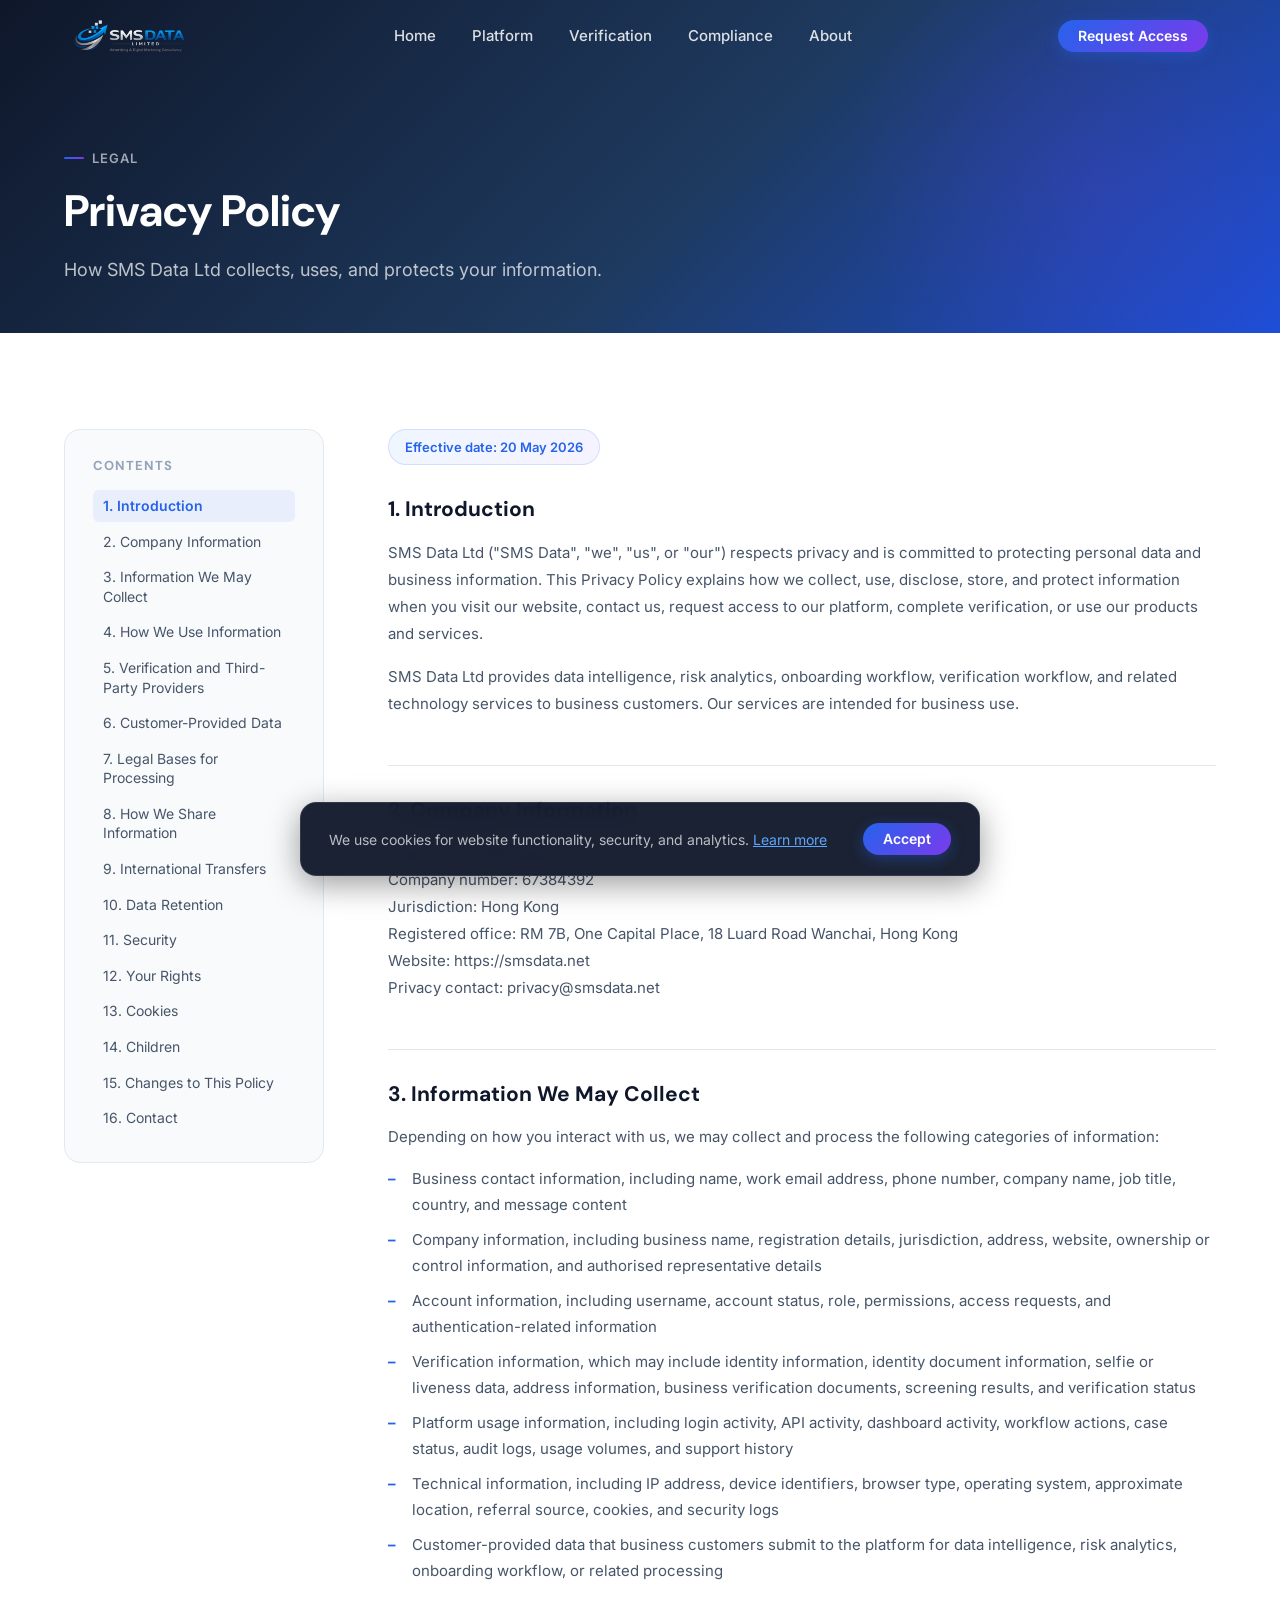
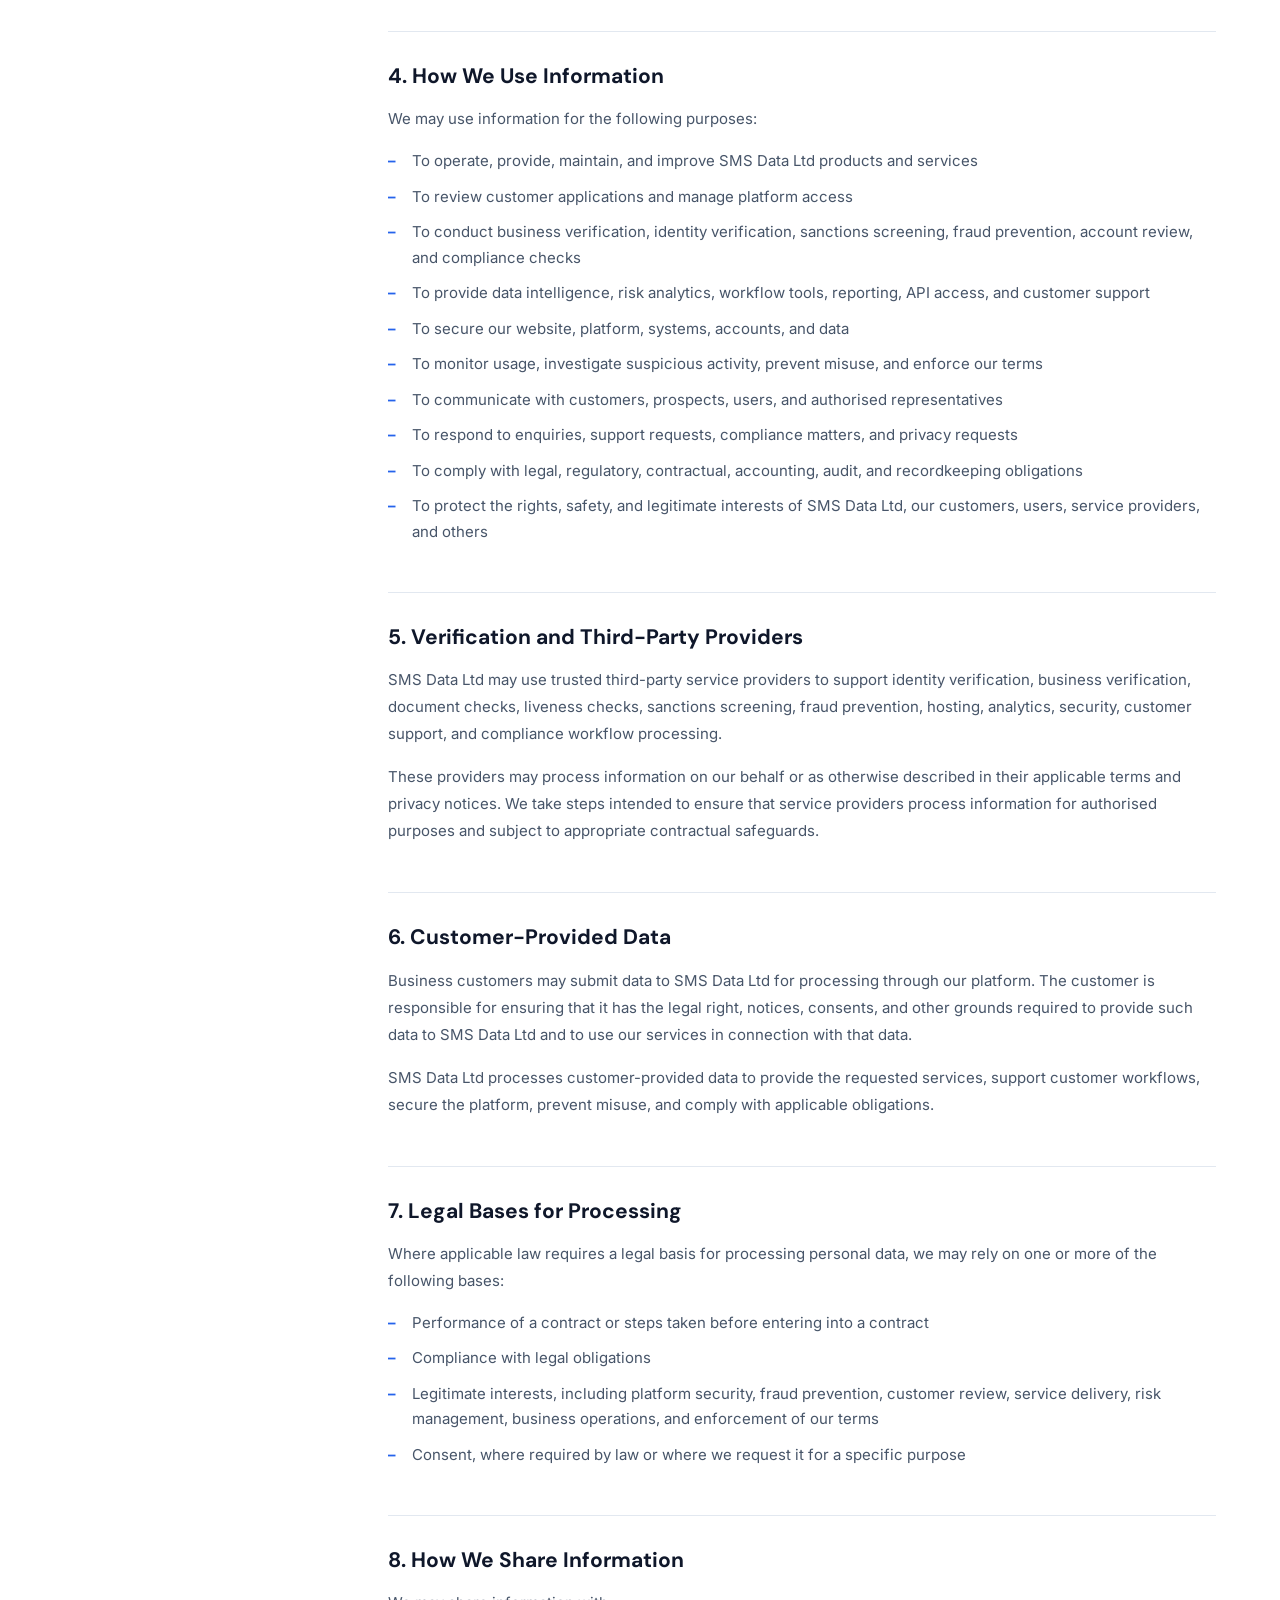
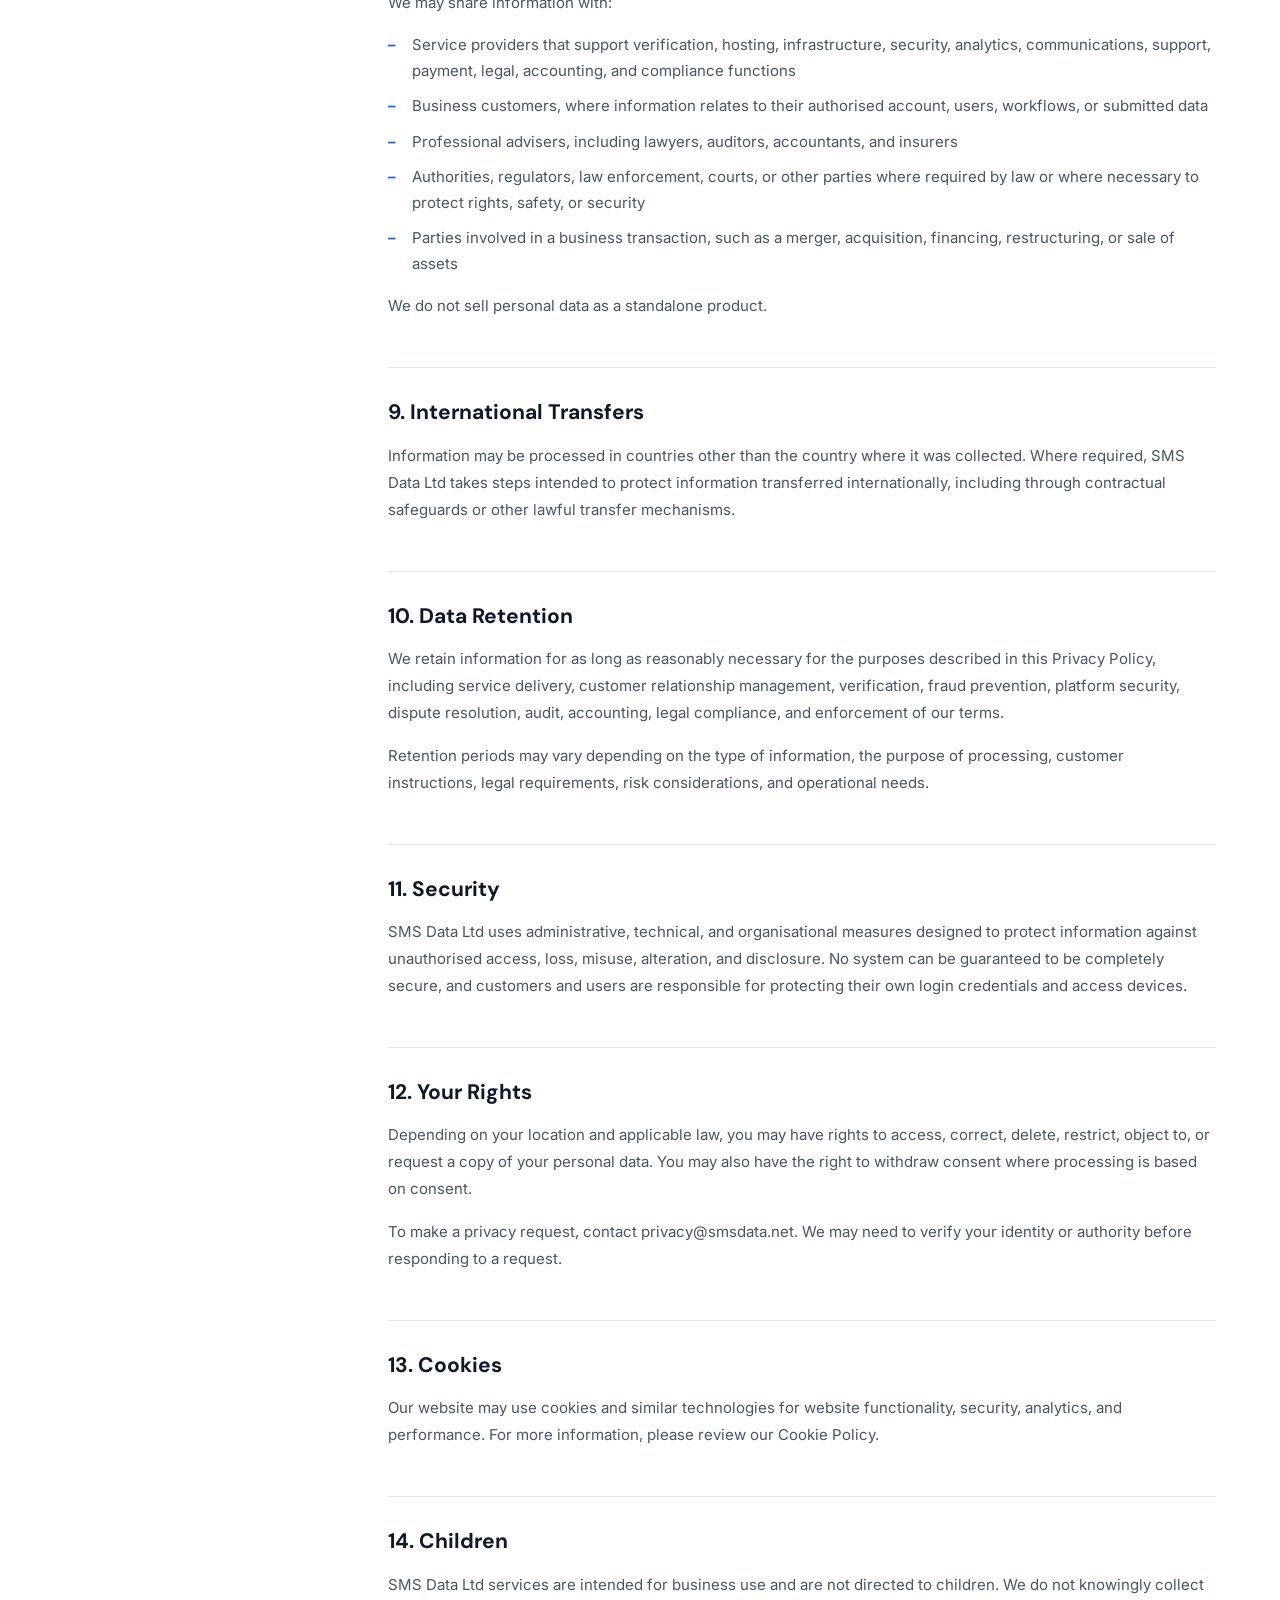
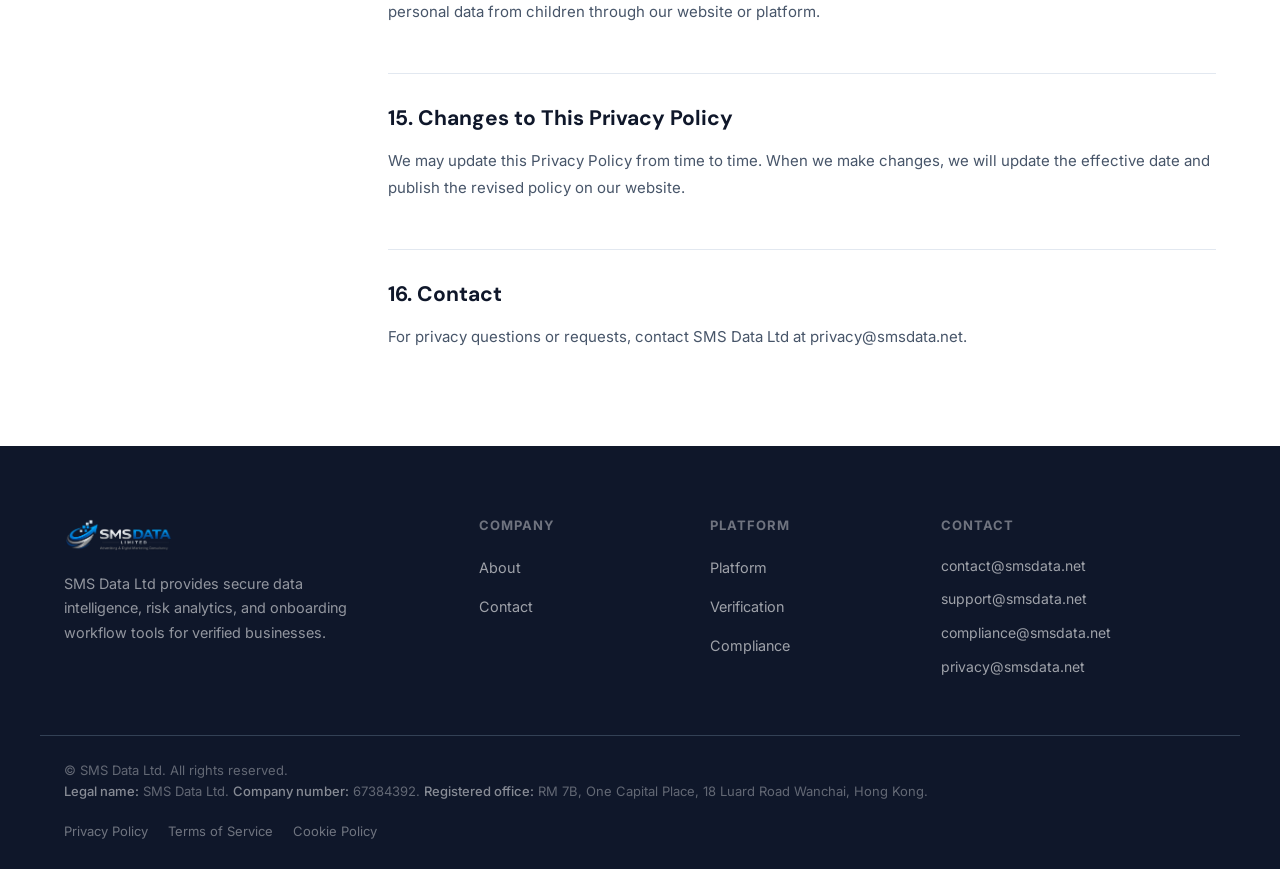
<file: privacy-policy.html>
<!DOCTYPE html>
<html lang="en">
<head>
  <meta charset="UTF-8">
  <meta name="viewport" content="width=device-width, initial-scale=1.0">
  <title>Privacy Policy | SMS Data Ltd</title>
  <meta name="description" content="Read the SMS Data Ltd Privacy Policy covering data collection, verification, platform access, service providers, retention, security, and privacy rights.">
  <link rel="canonical" href="https://smsdata.net/privacy-policy">
  <link rel="icon" type="image/png" href="assets/smsdata_logo.png">
  <link rel="stylesheet" href="css/style.css">
</head>
<body>

<nav class="site-nav" aria-label="Main navigation">
  <div class="nav-inner">
    <a href="index.html" class="nav-logo"><img src="assets/smsdata_logo.png" alt="SMS Data Ltd"></a>
    <div class="nav-links">
      <a href="index.html" class="nav-link">Home</a>
      <a href="platform.html" class="nav-link">Platform</a>
      <a href="verification.html" class="nav-link">Verification</a>
      <a href="compliance.html" class="nav-link">Compliance</a>
      <a href="about.html" class="nav-link">About</a>
    </div>
    <div class="nav-cta-wrap"><a href="contact.html" class="btn btn-primary btn-sm">Request Access</a></div>
    <button class="hamburger" aria-label="Open menu"><span></span><span></span><span></span></button>
  </div>
</nav>
<div class="mobile-menu">
  <a href="index.html" class="nav-link">Home</a><a href="platform.html" class="nav-link">Platform</a><a href="verification.html" class="nav-link">Verification</a><a href="compliance.html" class="nav-link">Compliance</a><a href="about.html" class="nav-link">About</a><a href="contact.html" class="nav-link">Contact</a>
  <a href="contact.html" class="btn btn-primary" style="margin-top:16px;">Request Access</a>
</div>

<section class="page-hero" style="padding-bottom:48px;">
  <div class="page-hero-inner">
    <span class="section-label" style="color:rgba(255,255,255,.6);">Legal</span>
    <h1>Privacy Policy</h1>
    <p class="lead">How SMS Data Ltd collects, uses, and protects your information.</p>
  </div>
</section>

<section class="section">
  <div class="container">
    <div class="legal-layout">
      <!-- TOC -->
      <aside>
        <nav class="legal-toc" aria-label="Privacy policy sections">
          <h4>Contents</h4>
          <ol>
            <li><a href="#s1">1. Introduction</a></li>
            <li><a href="#s2">2. Company Information</a></li>
            <li><a href="#s3">3. Information We May Collect</a></li>
            <li><a href="#s4">4. How We Use Information</a></li>
            <li><a href="#s5">5. Verification and Third-Party Providers</a></li>
            <li><a href="#s6">6. Customer-Provided Data</a></li>
            <li><a href="#s7">7. Legal Bases for Processing</a></li>
            <li><a href="#s8">8. How We Share Information</a></li>
            <li><a href="#s9">9. International Transfers</a></li>
            <li><a href="#s10">10. Data Retention</a></li>
            <li><a href="#s11">11. Security</a></li>
            <li><a href="#s12">12. Your Rights</a></li>
            <li><a href="#s13">13. Cookies</a></li>
            <li><a href="#s14">14. Children</a></li>
            <li><a href="#s15">15. Changes to This Policy</a></li>
            <li><a href="#s16">16. Contact</a></li>
          </ol>
        </nav>
      </aside>

      <!-- Content -->
      <article class="legal-content">
        <div class="legal-effective">Effective date: 20 May 2026</div>

        <h2 id="s1">1. Introduction</h2>
        <p>SMS Data Ltd ("SMS Data", "we", "us", or "our") respects privacy and is committed to protecting personal data and business information. This Privacy Policy explains how we collect, use, disclose, store, and protect information when you visit our website, contact us, request access to our platform, complete verification, or use our products and services.</p>
        <p>SMS Data Ltd provides data intelligence, risk analytics, onboarding workflow, verification workflow, and related technology services to business customers. Our services are intended for business use.</p>

        <h2 id="s2">2. Company Information</h2>
        <p>Legal name: SMS Data Ltd<br>
        Company number: 67384392<br>
        Jurisdiction: Hong Kong<br>
        Registered office: RM 7B, One Capital Place, 18 Luard Road Wanchai, Hong Kong<br>
        Website: <a href="https://smsdata.net">https://smsdata.net</a><br>
        Privacy contact: <a href="mailto:privacy@smsdata.net">privacy@smsdata.net</a></p>

        <h2 id="s3">3. Information We May Collect</h2>
        <p>Depending on how you interact with us, we may collect and process the following categories of information:</p>
        <ul>
          <li>Business contact information, including name, work email address, phone number, company name, job title, country, and message content</li>
          <li>Company information, including business name, registration details, jurisdiction, address, website, ownership or control information, and authorised representative details</li>
          <li>Account information, including username, account status, role, permissions, access requests, and authentication-related information</li>
          <li>Verification information, which may include identity information, identity document information, selfie or liveness data, address information, business verification documents, screening results, and verification status</li>
          <li>Platform usage information, including login activity, API activity, dashboard activity, workflow actions, case status, audit logs, usage volumes, and support history</li>
          <li>Technical information, including IP address, device identifiers, browser type, operating system, approximate location, referral source, cookies, and security logs</li>
          <li>Customer-provided data that business customers submit to the platform for data intelligence, risk analytics, onboarding workflow, or related processing</li>
        </ul>

        <h2 id="s4">4. How We Use Information</h2>
        <p>We may use information for the following purposes:</p>
        <ul>
          <li>To operate, provide, maintain, and improve SMS Data Ltd products and services</li>
          <li>To review customer applications and manage platform access</li>
          <li>To conduct business verification, identity verification, sanctions screening, fraud prevention, account review, and compliance checks</li>
          <li>To provide data intelligence, risk analytics, workflow tools, reporting, API access, and customer support</li>
          <li>To secure our website, platform, systems, accounts, and data</li>
          <li>To monitor usage, investigate suspicious activity, prevent misuse, and enforce our terms</li>
          <li>To communicate with customers, prospects, users, and authorised representatives</li>
          <li>To respond to enquiries, support requests, compliance matters, and privacy requests</li>
          <li>To comply with legal, regulatory, contractual, accounting, audit, and recordkeeping obligations</li>
          <li>To protect the rights, safety, and legitimate interests of SMS Data Ltd, our customers, users, service providers, and others</li>
        </ul>

        <h2 id="s5">5. Verification and Third-Party Providers</h2>
        <p>SMS Data Ltd may use trusted third-party service providers to support identity verification, business verification, document checks, liveness checks, sanctions screening, fraud prevention, hosting, analytics, security, customer support, and compliance workflow processing.</p>
        <p>These providers may process information on our behalf or as otherwise described in their applicable terms and privacy notices. We take steps intended to ensure that service providers process information for authorised purposes and subject to appropriate contractual safeguards.</p>

        <h2 id="s6">6. Customer-Provided Data</h2>
        <p>Business customers may submit data to SMS Data Ltd for processing through our platform. The customer is responsible for ensuring that it has the legal right, notices, consents, and other grounds required to provide such data to SMS Data Ltd and to use our services in connection with that data.</p>
        <p>SMS Data Ltd processes customer-provided data to provide the requested services, support customer workflows, secure the platform, prevent misuse, and comply with applicable obligations.</p>

        <h2 id="s7">7. Legal Bases for Processing</h2>
        <p>Where applicable law requires a legal basis for processing personal data, we may rely on one or more of the following bases:</p>
        <ul>
          <li>Performance of a contract or steps taken before entering into a contract</li>
          <li>Compliance with legal obligations</li>
          <li>Legitimate interests, including platform security, fraud prevention, customer review, service delivery, risk management, business operations, and enforcement of our terms</li>
          <li>Consent, where required by law or where we request it for a specific purpose</li>
        </ul>

        <h2 id="s8">8. How We Share Information</h2>
        <p>We may share information with:</p>
        <ul>
          <li>Service providers that support verification, hosting, infrastructure, security, analytics, communications, support, payment, legal, accounting, and compliance functions</li>
          <li>Business customers, where information relates to their authorised account, users, workflows, or submitted data</li>
          <li>Professional advisers, including lawyers, auditors, accountants, and insurers</li>
          <li>Authorities, regulators, law enforcement, courts, or other parties where required by law or where necessary to protect rights, safety, or security</li>
          <li>Parties involved in a business transaction, such as a merger, acquisition, financing, restructuring, or sale of assets</li>
        </ul>
        <p>We do not sell personal data as a standalone product.</p>

        <h2 id="s9">9. International Transfers</h2>
        <p>Information may be processed in countries other than the country where it was collected. Where required, SMS Data Ltd takes steps intended to protect information transferred internationally, including through contractual safeguards or other lawful transfer mechanisms.</p>

        <h2 id="s10">10. Data Retention</h2>
        <p>We retain information for as long as reasonably necessary for the purposes described in this Privacy Policy, including service delivery, customer relationship management, verification, fraud prevention, platform security, dispute resolution, audit, accounting, legal compliance, and enforcement of our terms.</p>
        <p>Retention periods may vary depending on the type of information, the purpose of processing, customer instructions, legal requirements, risk considerations, and operational needs.</p>

        <h2 id="s11">11. Security</h2>
        <p>SMS Data Ltd uses administrative, technical, and organisational measures designed to protect information against unauthorised access, loss, misuse, alteration, and disclosure. No system can be guaranteed to be completely secure, and customers and users are responsible for protecting their own login credentials and access devices.</p>

        <h2 id="s12">12. Your Rights</h2>
        <p>Depending on your location and applicable law, you may have rights to access, correct, delete, restrict, object to, or request a copy of your personal data. You may also have the right to withdraw consent where processing is based on consent.</p>
        <p>To make a privacy request, contact <a href="mailto:privacy@smsdata.net">privacy@smsdata.net</a>. We may need to verify your identity or authority before responding to a request.</p>

        <h2 id="s13">13. Cookies</h2>
        <p>Our website may use cookies and similar technologies for website functionality, security, analytics, and performance. For more information, please review our <a href="cookie-policy.html">Cookie Policy</a>.</p>

        <h2 id="s14">14. Children</h2>
        <p>SMS Data Ltd services are intended for business use and are not directed to children. We do not knowingly collect personal data from children through our website or platform.</p>

        <h2 id="s15">15. Changes to This Privacy Policy</h2>
        <p>We may update this Privacy Policy from time to time. When we make changes, we will update the effective date and publish the revised policy on our website.</p>

        <h2 id="s16">16. Contact</h2>
        <p>For privacy questions or requests, contact SMS Data Ltd at <a href="mailto:privacy@smsdata.net">privacy@smsdata.net</a>.</p>
      </article>
    </div>
  </div>
</section>

<footer class="site-footer">
  <div class="footer-inner">
    <div class="footer-brand"><img src="assets/smsdata_logo.png" alt="SMS Data Ltd"><p>SMS Data Ltd provides secure data intelligence, risk analytics, and onboarding workflow tools for verified businesses.</p></div>
    <div class="footer-col"><h5>Company</h5><ul><li><a href="about.html">About</a></li><li><a href="contact.html">Contact</a></li></ul></div>
    <div class="footer-col"><h5>Platform</h5><ul><li><a href="platform.html">Platform</a></li><li><a href="verification.html">Verification</a></li><li><a href="compliance.html">Compliance</a></li></ul></div>
    <div class="footer-col footer-contact"><h5>Contact</h5><ul><li><a href="mailto:contact@smsdata.net">contact@smsdata.net</a></li><li><a href="mailto:support@smsdata.net">support@smsdata.net</a></li><li><a href="mailto:compliance@smsdata.net">compliance@smsdata.net</a></li><li><a href="mailto:privacy@smsdata.net">privacy@smsdata.net</a></li></ul></div>
  </div>
  <div class="footer-bottom">
    <div style="display:flex;justify-content:space-between;align-items:flex-end;flex-wrap:wrap;gap:16px;">
      <p class="footer-legal">&copy; SMS Data Ltd. All rights reserved.<br><strong>Legal name:</strong> SMS Data Ltd. <strong>Company number:</strong> 67384392. <strong>Registered office:</strong> RM 7B, One Capital Place, 18 Luard Road Wanchai, Hong Kong.</p>
      <nav aria-label="Legal links"><ul style="display:flex;gap:20px;list-style:none;"><li><a href="privacy-policy.html" style="font-size:.8125rem;color:rgba(255,255,255,.4);">Privacy Policy</a></li><li><a href="terms-of-service.html" style="font-size:.8125rem;color:rgba(255,255,255,.4);">Terms of Service</a></li><li><a href="cookie-policy.html" style="font-size:.8125rem;color:rgba(255,255,255,.4);">Cookie Policy</a></li></ul></nav>
    </div>
  </div>
</footer>
<div class="cookie-banner hidden" id="cookie-banner"><p>We use cookies for website functionality, security, and analytics. <a href="cookie-policy.html">Learn more</a></p><div class="cookie-actions"><button id="cookie-accept" class="btn btn-primary btn-sm">Accept</button></div></div>
<script src="js/main.js"></script>
</body>
</html>
</file>
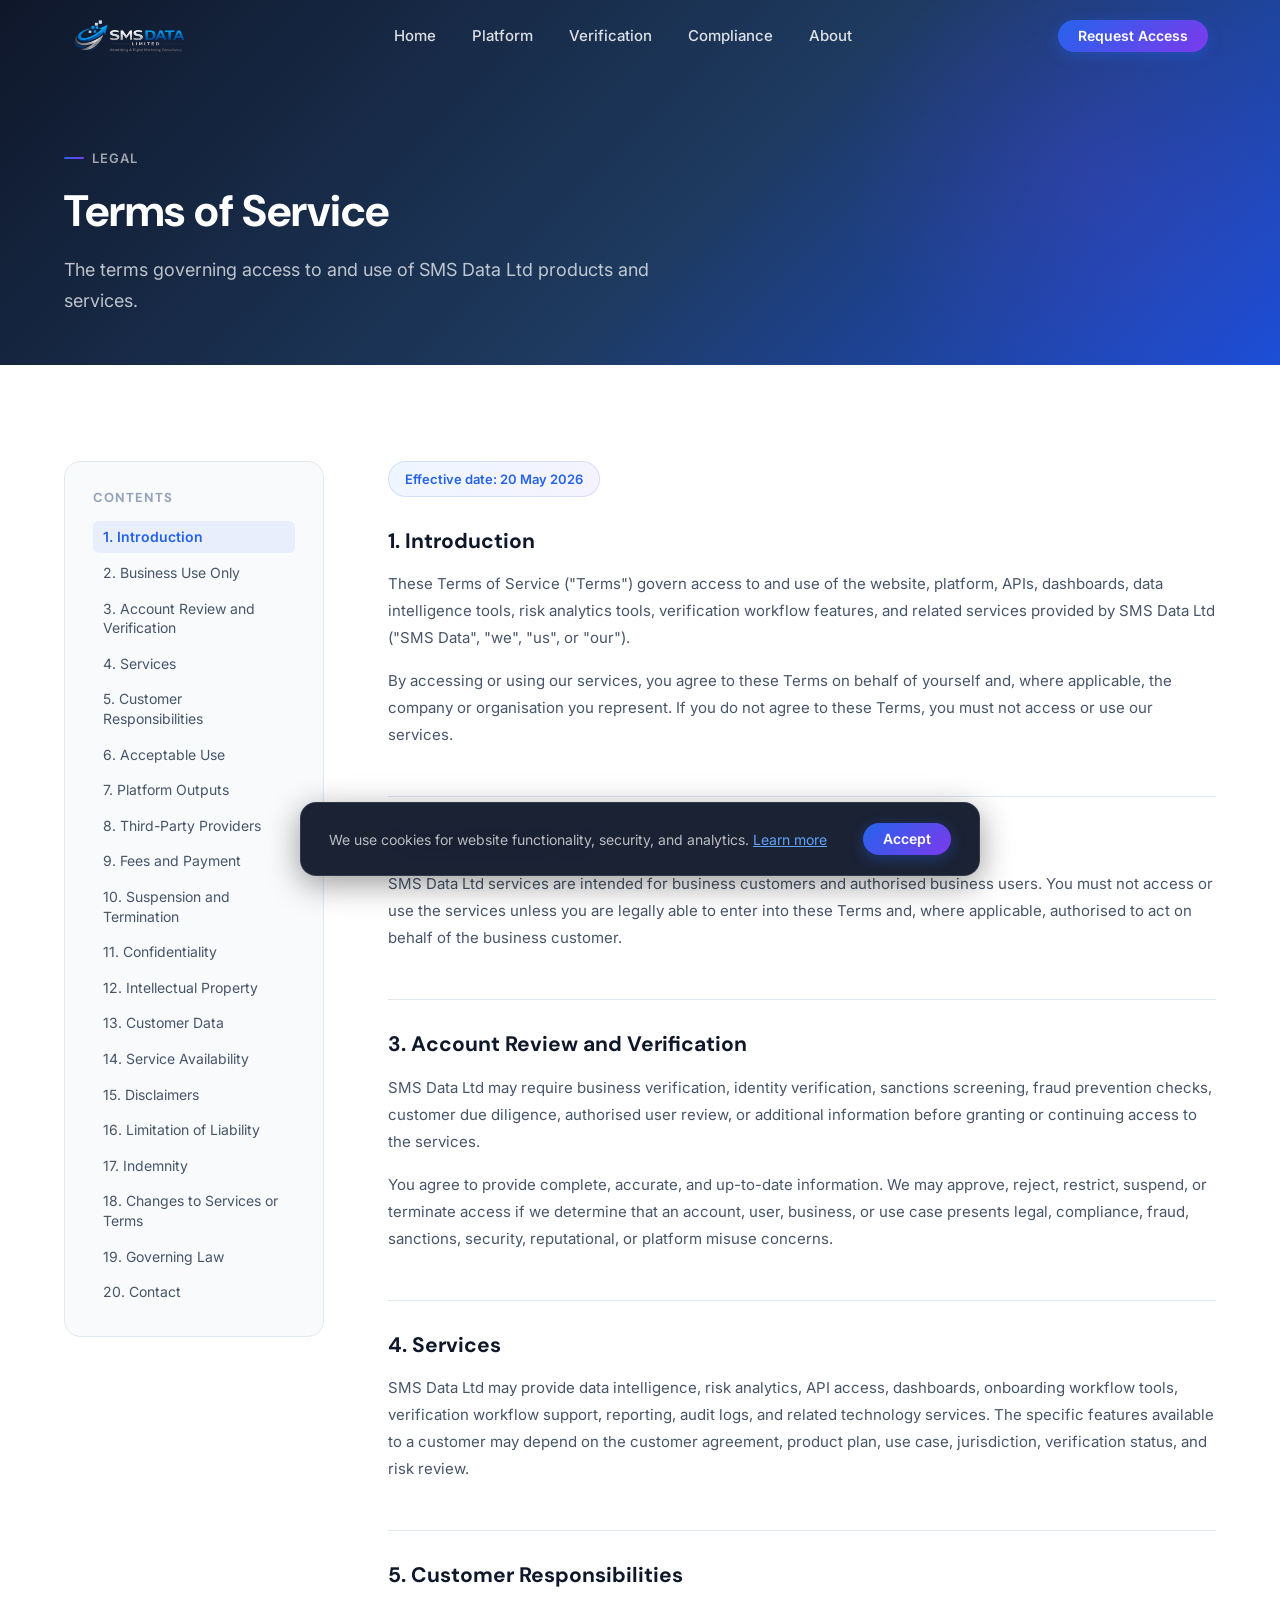
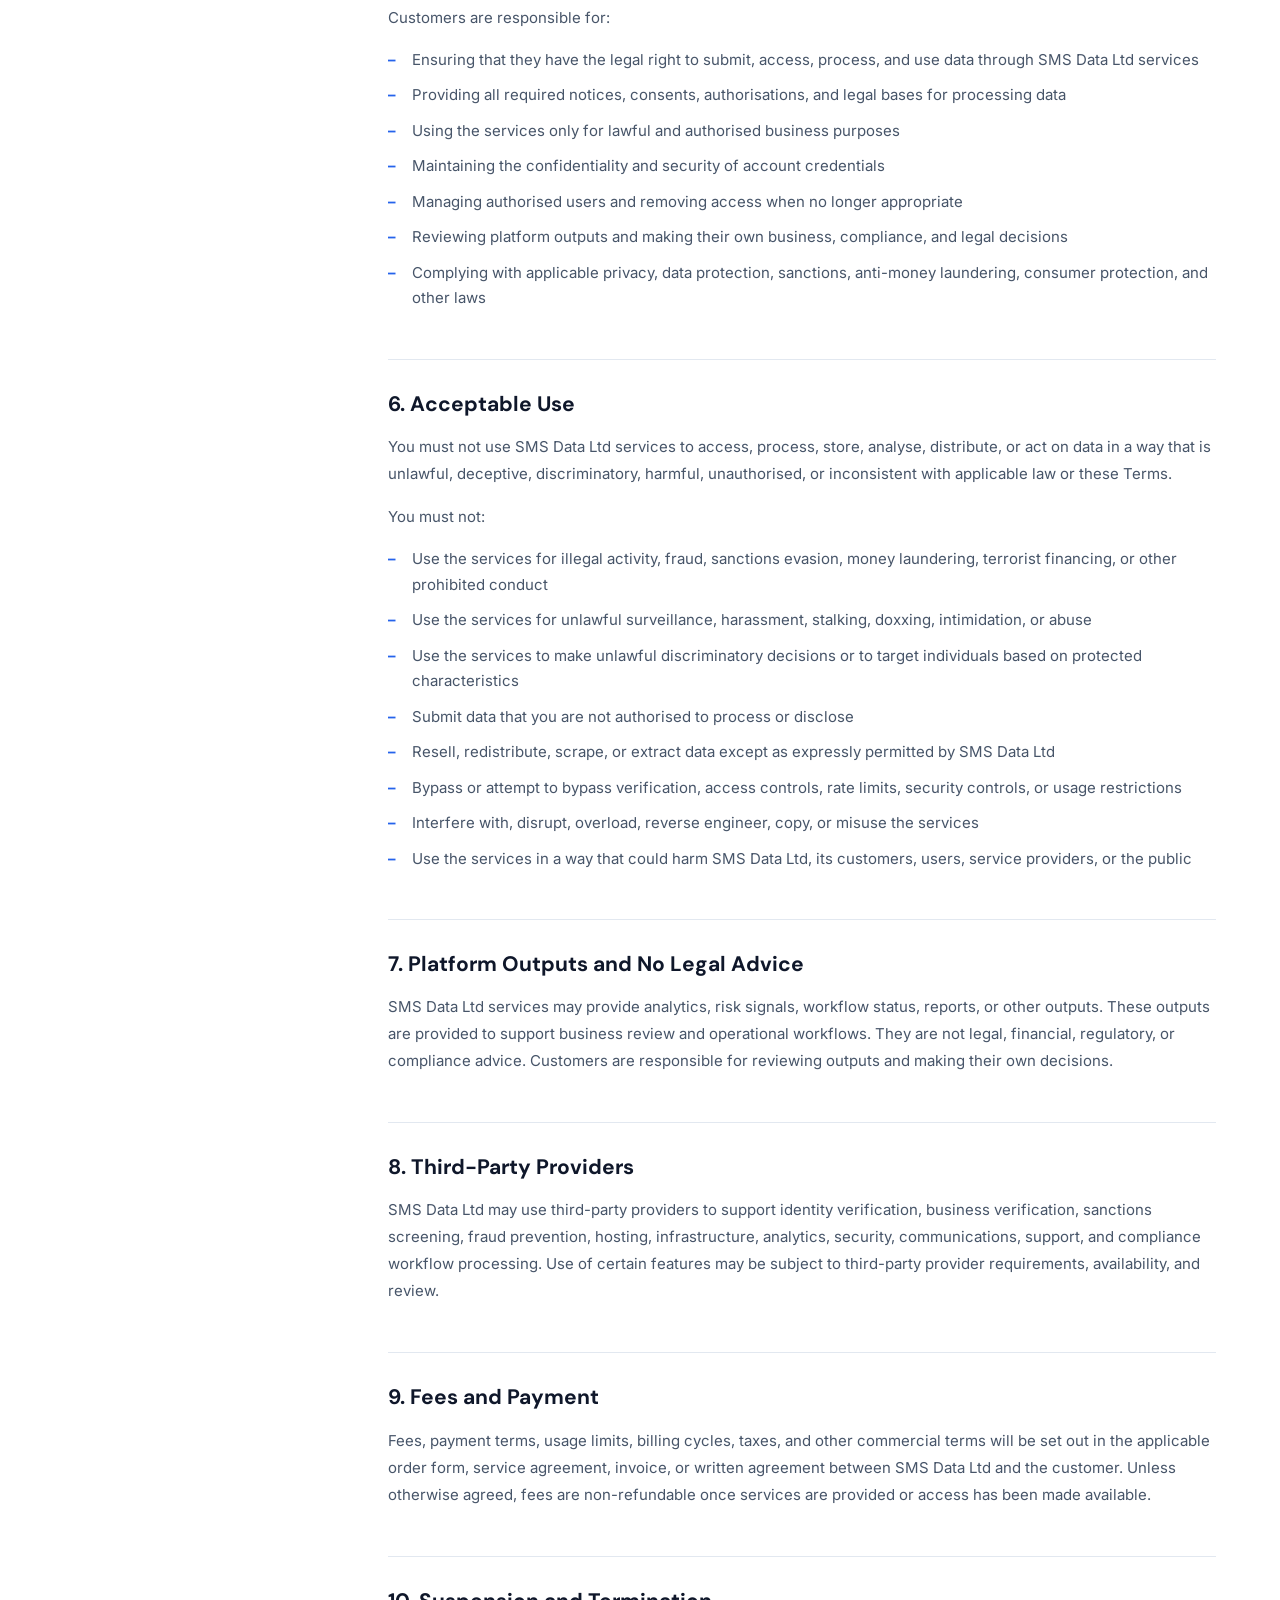
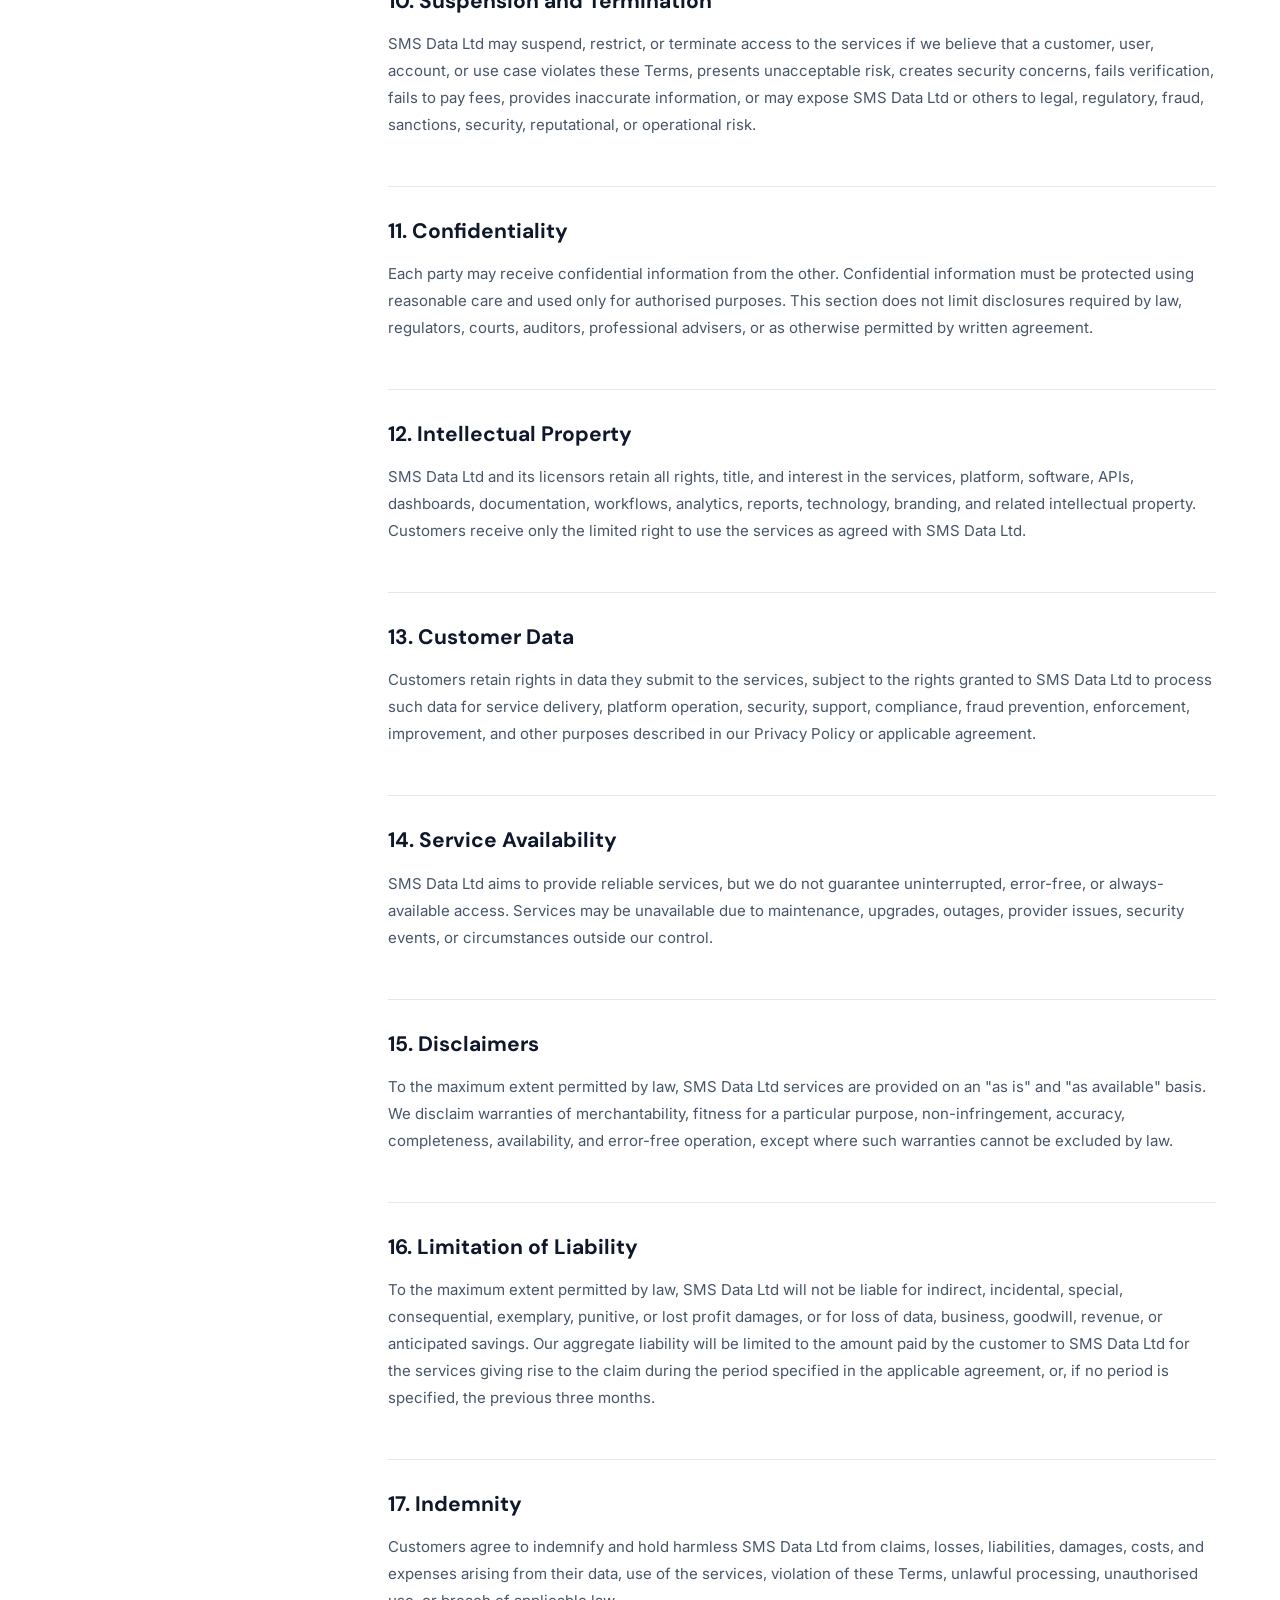
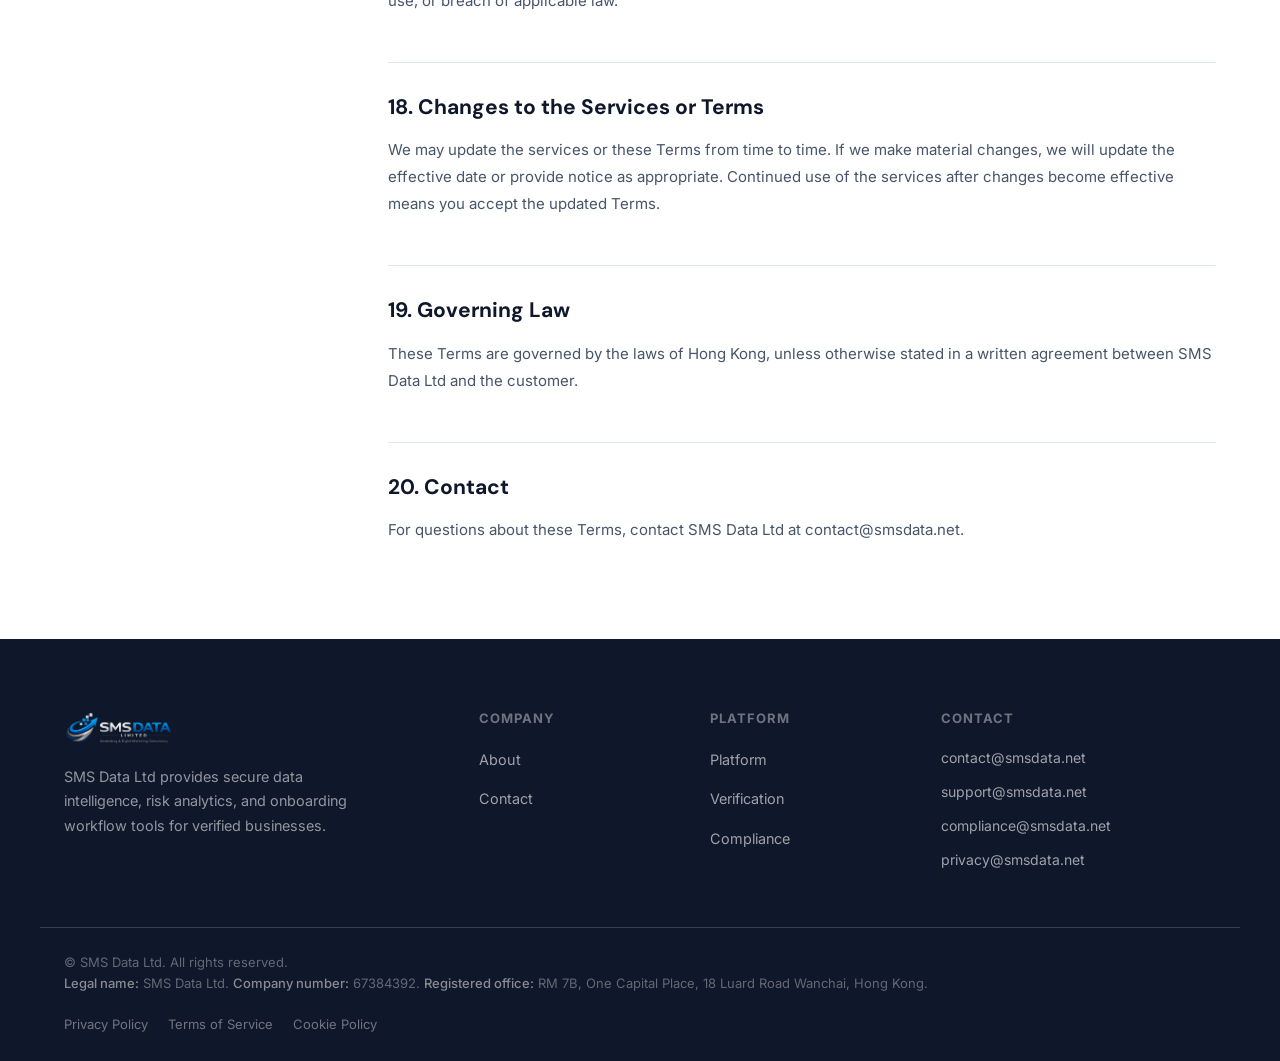
<file: terms-of-service.html>
<!DOCTYPE html>
<html lang="en">
<head>
  <meta charset="UTF-8">
  <meta name="viewport" content="width=device-width, initial-scale=1.0">
  <title>Terms of Service | SMS Data Ltd</title>
  <meta name="description" content="Read the SMS Data Ltd Terms of Service for business customers using our data intelligence, risk analytics, API, and onboarding workflow services.">
  <link rel="canonical" href="https://smsdata.net/terms-of-service">
  <link rel="icon" type="image/png" href="assets/smsdata_logo.png">
  <link rel="stylesheet" href="css/style.css">
</head>
<body>

<nav class="site-nav" aria-label="Main navigation">
  <div class="nav-inner">
    <a href="index.html" class="nav-logo"><img src="assets/smsdata_logo.png" alt="SMS Data Ltd"></a>
    <div class="nav-links">
      <a href="index.html" class="nav-link">Home</a>
      <a href="platform.html" class="nav-link">Platform</a>
      <a href="verification.html" class="nav-link">Verification</a>
      <a href="compliance.html" class="nav-link">Compliance</a>
      <a href="about.html" class="nav-link">About</a>
    </div>
    <div class="nav-cta-wrap"><a href="contact.html" class="btn btn-primary btn-sm">Request Access</a></div>
    <button class="hamburger" aria-label="Open menu"><span></span><span></span><span></span></button>
  </div>
</nav>
<div class="mobile-menu">
  <a href="index.html" class="nav-link">Home</a><a href="platform.html" class="nav-link">Platform</a><a href="verification.html" class="nav-link">Verification</a><a href="compliance.html" class="nav-link">Compliance</a><a href="about.html" class="nav-link">About</a><a href="contact.html" class="nav-link">Contact</a>
  <a href="contact.html" class="btn btn-primary" style="margin-top:16px;">Request Access</a>
</div>

<section class="page-hero" style="padding-bottom:48px;">
  <div class="page-hero-inner">
    <span class="section-label" style="color:rgba(255,255,255,.6);">Legal</span>
    <h1>Terms of Service</h1>
    <p class="lead">The terms governing access to and use of SMS Data Ltd products and services.</p>
  </div>
</section>

<section class="section">
  <div class="container">
    <div class="legal-layout">
      <aside>
        <nav class="legal-toc" aria-label="Terms sections">
          <h4>Contents</h4>
          <ol>
            <li><a href="#t1">1. Introduction</a></li>
            <li><a href="#t2">2. Business Use Only</a></li>
            <li><a href="#t3">3. Account Review and Verification</a></li>
            <li><a href="#t4">4. Services</a></li>
            <li><a href="#t5">5. Customer Responsibilities</a></li>
            <li><a href="#t6">6. Acceptable Use</a></li>
            <li><a href="#t7">7. Platform Outputs</a></li>
            <li><a href="#t8">8. Third-Party Providers</a></li>
            <li><a href="#t9">9. Fees and Payment</a></li>
            <li><a href="#t10">10. Suspension and Termination</a></li>
            <li><a href="#t11">11. Confidentiality</a></li>
            <li><a href="#t12">12. Intellectual Property</a></li>
            <li><a href="#t13">13. Customer Data</a></li>
            <li><a href="#t14">14. Service Availability</a></li>
            <li><a href="#t15">15. Disclaimers</a></li>
            <li><a href="#t16">16. Limitation of Liability</a></li>
            <li><a href="#t17">17. Indemnity</a></li>
            <li><a href="#t18">18. Changes to Services or Terms</a></li>
            <li><a href="#t19">19. Governing Law</a></li>
            <li><a href="#t20">20. Contact</a></li>
          </ol>
        </nav>
      </aside>

      <article class="legal-content">
        <div class="legal-effective">Effective date: 20 May 2026</div>

        <h2 id="t1">1. Introduction</h2>
        <p>These Terms of Service ("Terms") govern access to and use of the website, platform, APIs, dashboards, data intelligence tools, risk analytics tools, verification workflow features, and related services provided by SMS Data Ltd ("SMS Data", "we", "us", or "our").</p>
        <p>By accessing or using our services, you agree to these Terms on behalf of yourself and, where applicable, the company or organisation you represent. If you do not agree to these Terms, you must not access or use our services.</p>

        <h2 id="t2">2. Business Use Only</h2>
        <p>SMS Data Ltd services are intended for business customers and authorised business users. You must not access or use the services unless you are legally able to enter into these Terms and, where applicable, authorised to act on behalf of the business customer.</p>

        <h2 id="t3">3. Account Review and Verification</h2>
        <p>SMS Data Ltd may require business verification, identity verification, sanctions screening, fraud prevention checks, customer due diligence, authorised user review, or additional information before granting or continuing access to the services.</p>
        <p>You agree to provide complete, accurate, and up-to-date information. We may approve, reject, restrict, suspend, or terminate access if we determine that an account, user, business, or use case presents legal, compliance, fraud, sanctions, security, reputational, or platform misuse concerns.</p>

        <h2 id="t4">4. Services</h2>
        <p>SMS Data Ltd may provide data intelligence, risk analytics, API access, dashboards, onboarding workflow tools, verification workflow support, reporting, audit logs, and related technology services. The specific features available to a customer may depend on the customer agreement, product plan, use case, jurisdiction, verification status, and risk review.</p>

        <h2 id="t5">5. Customer Responsibilities</h2>
        <p>Customers are responsible for:</p>
        <ul>
          <li>Ensuring that they have the legal right to submit, access, process, and use data through SMS Data Ltd services</li>
          <li>Providing all required notices, consents, authorisations, and legal bases for processing data</li>
          <li>Using the services only for lawful and authorised business purposes</li>
          <li>Maintaining the confidentiality and security of account credentials</li>
          <li>Managing authorised users and removing access when no longer appropriate</li>
          <li>Reviewing platform outputs and making their own business, compliance, and legal decisions</li>
          <li>Complying with applicable privacy, data protection, sanctions, anti-money laundering, consumer protection, and other laws</li>
        </ul>

        <h2 id="t6">6. Acceptable Use</h2>
        <p>You must not use SMS Data Ltd services to access, process, store, analyse, distribute, or act on data in a way that is unlawful, deceptive, discriminatory, harmful, unauthorised, or inconsistent with applicable law or these Terms.</p>
        <p>You must not:</p>
        <ul>
          <li>Use the services for illegal activity, fraud, sanctions evasion, money laundering, terrorist financing, or other prohibited conduct</li>
          <li>Use the services for unlawful surveillance, harassment, stalking, doxxing, intimidation, or abuse</li>
          <li>Use the services to make unlawful discriminatory decisions or to target individuals based on protected characteristics</li>
          <li>Submit data that you are not authorised to process or disclose</li>
          <li>Resell, redistribute, scrape, or extract data except as expressly permitted by SMS Data Ltd</li>
          <li>Bypass or attempt to bypass verification, access controls, rate limits, security controls, or usage restrictions</li>
          <li>Interfere with, disrupt, overload, reverse engineer, copy, or misuse the services</li>
          <li>Use the services in a way that could harm SMS Data Ltd, its customers, users, service providers, or the public</li>
        </ul>

        <h2 id="t7">7. Platform Outputs and No Legal Advice</h2>
        <p>SMS Data Ltd services may provide analytics, risk signals, workflow status, reports, or other outputs. These outputs are provided to support business review and operational workflows. They are not legal, financial, regulatory, or compliance advice. Customers are responsible for reviewing outputs and making their own decisions.</p>

        <h2 id="t8">8. Third-Party Providers</h2>
        <p>SMS Data Ltd may use third-party providers to support identity verification, business verification, sanctions screening, fraud prevention, hosting, infrastructure, analytics, security, communications, support, and compliance workflow processing. Use of certain features may be subject to third-party provider requirements, availability, and review.</p>

        <h2 id="t9">9. Fees and Payment</h2>
        <p>Fees, payment terms, usage limits, billing cycles, taxes, and other commercial terms will be set out in the applicable order form, service agreement, invoice, or written agreement between SMS Data Ltd and the customer. Unless otherwise agreed, fees are non-refundable once services are provided or access has been made available.</p>

        <h2 id="t10">10. Suspension and Termination</h2>
        <p>SMS Data Ltd may suspend, restrict, or terminate access to the services if we believe that a customer, user, account, or use case violates these Terms, presents unacceptable risk, creates security concerns, fails verification, fails to pay fees, provides inaccurate information, or may expose SMS Data Ltd or others to legal, regulatory, fraud, sanctions, security, reputational, or operational risk.</p>

        <h2 id="t11">11. Confidentiality</h2>
        <p>Each party may receive confidential information from the other. Confidential information must be protected using reasonable care and used only for authorised purposes. This section does not limit disclosures required by law, regulators, courts, auditors, professional advisers, or as otherwise permitted by written agreement.</p>

        <h2 id="t12">12. Intellectual Property</h2>
        <p>SMS Data Ltd and its licensors retain all rights, title, and interest in the services, platform, software, APIs, dashboards, documentation, workflows, analytics, reports, technology, branding, and related intellectual property. Customers receive only the limited right to use the services as agreed with SMS Data Ltd.</p>

        <h2 id="t13">13. Customer Data</h2>
        <p>Customers retain rights in data they submit to the services, subject to the rights granted to SMS Data Ltd to process such data for service delivery, platform operation, security, support, compliance, fraud prevention, enforcement, improvement, and other purposes described in our Privacy Policy or applicable agreement.</p>

        <h2 id="t14">14. Service Availability</h2>
        <p>SMS Data Ltd aims to provide reliable services, but we do not guarantee uninterrupted, error-free, or always-available access. Services may be unavailable due to maintenance, upgrades, outages, provider issues, security events, or circumstances outside our control.</p>

        <h2 id="t15">15. Disclaimers</h2>
        <p>To the maximum extent permitted by law, SMS Data Ltd services are provided on an "as is" and "as available" basis. We disclaim warranties of merchantability, fitness for a particular purpose, non-infringement, accuracy, completeness, availability, and error-free operation, except where such warranties cannot be excluded by law.</p>

        <h2 id="t16">16. Limitation of Liability</h2>
        <p>To the maximum extent permitted by law, SMS Data Ltd will not be liable for indirect, incidental, special, consequential, exemplary, punitive, or lost profit damages, or for loss of data, business, goodwill, revenue, or anticipated savings. Our aggregate liability will be limited to the amount paid by the customer to SMS Data Ltd for the services giving rise to the claim during the period specified in the applicable agreement, or, if no period is specified, the previous three months.</p>

        <h2 id="t17">17. Indemnity</h2>
        <p>Customers agree to indemnify and hold harmless SMS Data Ltd from claims, losses, liabilities, damages, costs, and expenses arising from their data, use of the services, violation of these Terms, unlawful processing, unauthorised use, or breach of applicable law.</p>

        <h2 id="t18">18. Changes to the Services or Terms</h2>
        <p>We may update the services or these Terms from time to time. If we make material changes, we will update the effective date or provide notice as appropriate. Continued use of the services after changes become effective means you accept the updated Terms.</p>

        <h2 id="t19">19. Governing Law</h2>
        <p>These Terms are governed by the laws of Hong Kong, unless otherwise stated in a written agreement between SMS Data Ltd and the customer.</p>

        <h2 id="t20">20. Contact</h2>
        <p>For questions about these Terms, contact SMS Data Ltd at <a href="mailto:contact@smsdata.net">contact@smsdata.net</a>.</p>
      </article>
    </div>
  </div>
</section>

<footer class="site-footer">
  <div class="footer-inner">
    <div class="footer-brand"><img src="assets/smsdata_logo.png" alt="SMS Data Ltd"><p>SMS Data Ltd provides secure data intelligence, risk analytics, and onboarding workflow tools for verified businesses.</p></div>
    <div class="footer-col"><h5>Company</h5><ul><li><a href="about.html">About</a></li><li><a href="contact.html">Contact</a></li></ul></div>
    <div class="footer-col"><h5>Platform</h5><ul><li><a href="platform.html">Platform</a></li><li><a href="verification.html">Verification</a></li><li><a href="compliance.html">Compliance</a></li></ul></div>
    <div class="footer-col footer-contact"><h5>Contact</h5><ul><li><a href="mailto:contact@smsdata.net">contact@smsdata.net</a></li><li><a href="mailto:support@smsdata.net">support@smsdata.net</a></li><li><a href="mailto:compliance@smsdata.net">compliance@smsdata.net</a></li><li><a href="mailto:privacy@smsdata.net">privacy@smsdata.net</a></li></ul></div>
  </div>
  <div class="footer-bottom">
    <div style="display:flex;justify-content:space-between;align-items:flex-end;flex-wrap:wrap;gap:16px;">
      <p class="footer-legal">&copy; SMS Data Ltd. All rights reserved.<br><strong>Legal name:</strong> SMS Data Ltd. <strong>Company number:</strong> 67384392. <strong>Registered office:</strong> RM 7B, One Capital Place, 18 Luard Road Wanchai, Hong Kong.</p>
      <nav aria-label="Legal links"><ul style="display:flex;gap:20px;list-style:none;"><li><a href="privacy-policy.html" style="font-size:.8125rem;color:rgba(255,255,255,.4);">Privacy Policy</a></li><li><a href="terms-of-service.html" style="font-size:.8125rem;color:rgba(255,255,255,.4);">Terms of Service</a></li><li><a href="cookie-policy.html" style="font-size:.8125rem;color:rgba(255,255,255,.4);">Cookie Policy</a></li></ul></nav>
    </div>
  </div>
</footer>
<div class="cookie-banner hidden" id="cookie-banner"><p>We use cookies for website functionality, security, and analytics. <a href="cookie-policy.html">Learn more</a></p><div class="cookie-actions"><button id="cookie-accept" class="btn btn-primary btn-sm">Accept</button></div></div>
<script src="js/main.js"></script>
</body>
</html>
</file>
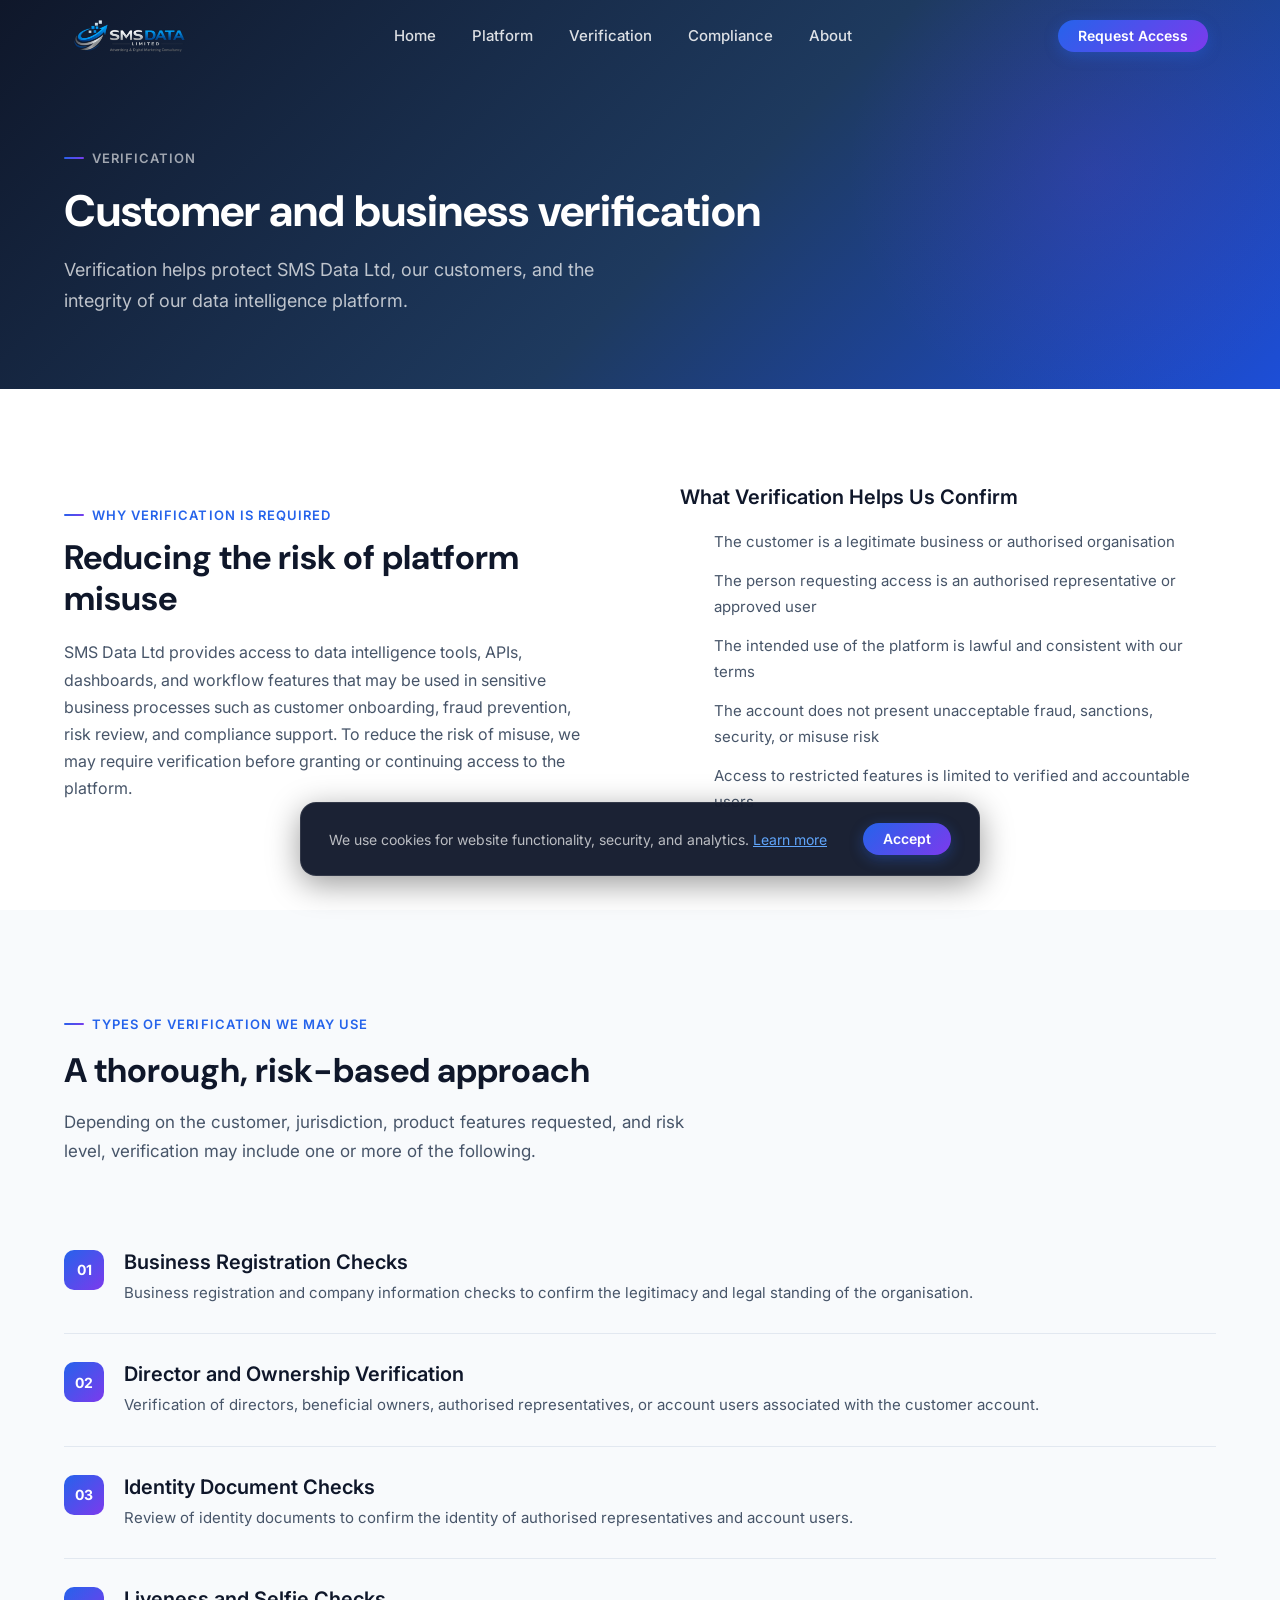
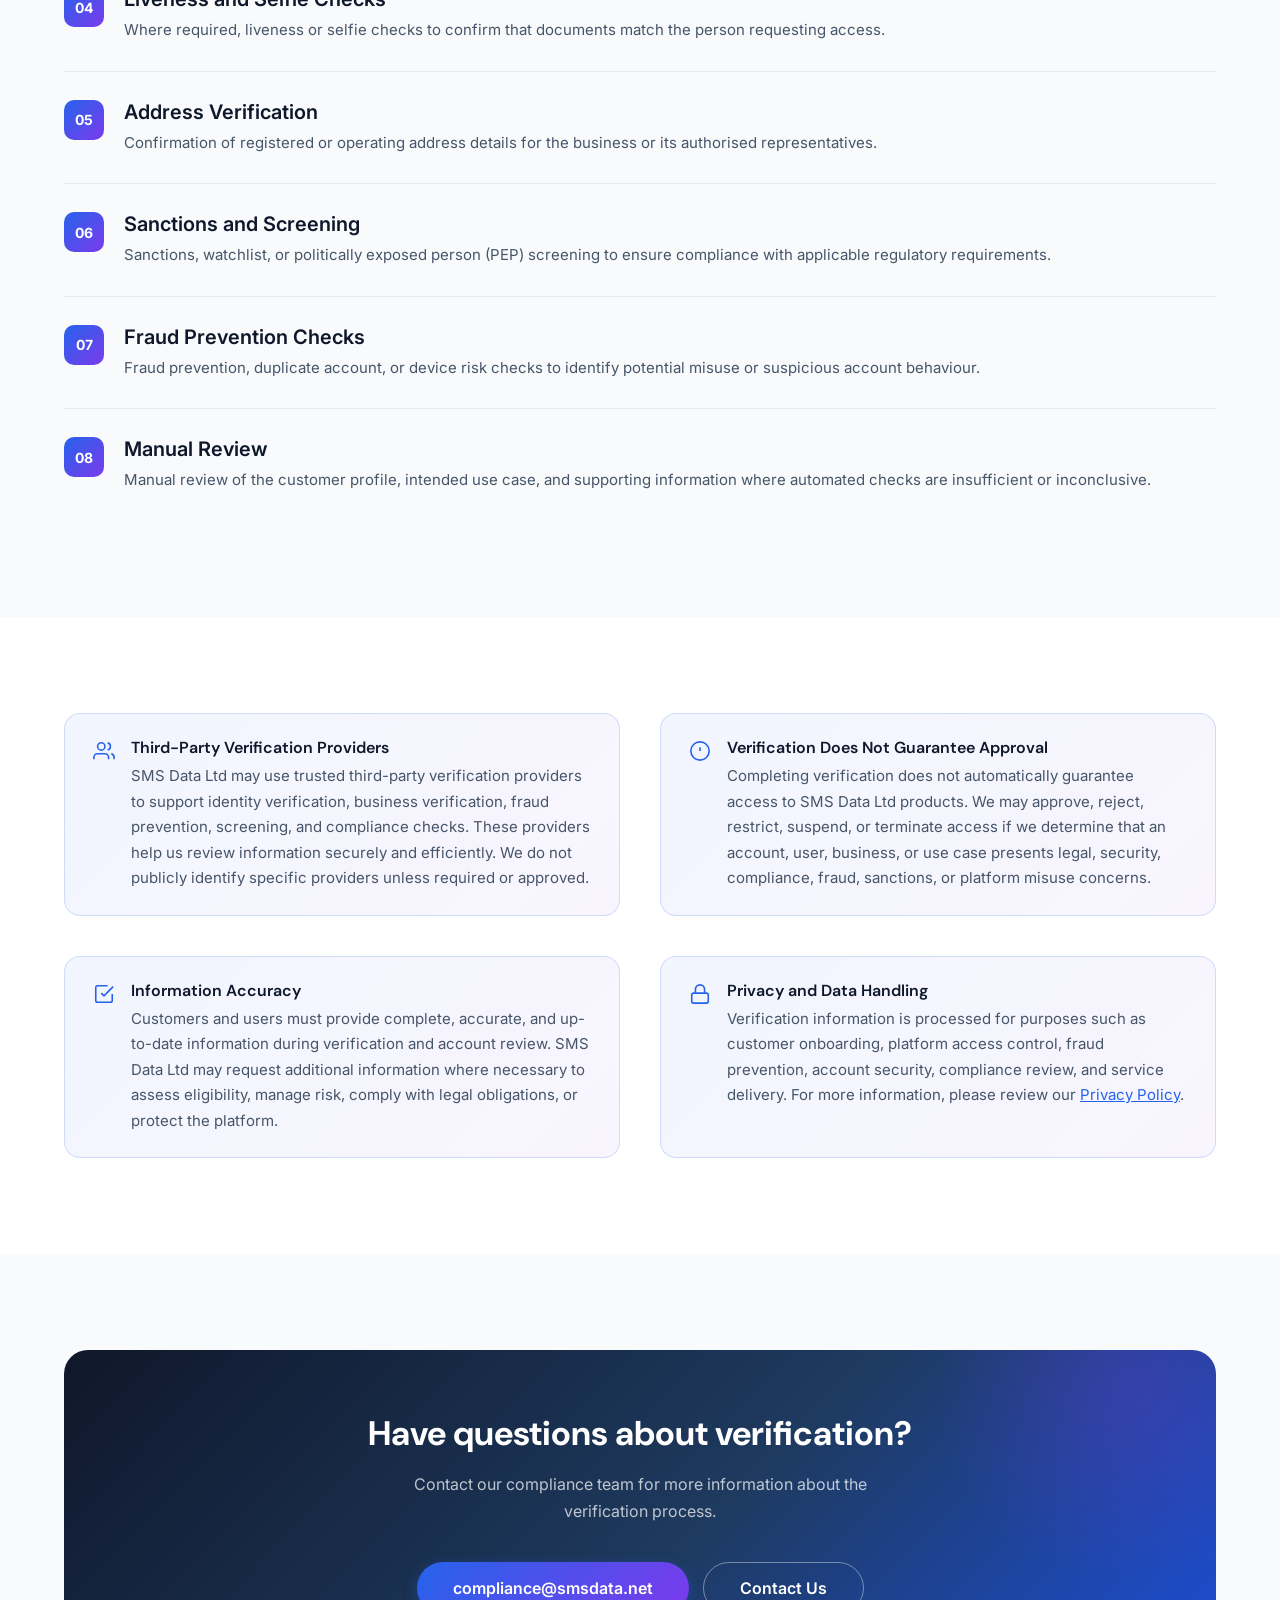
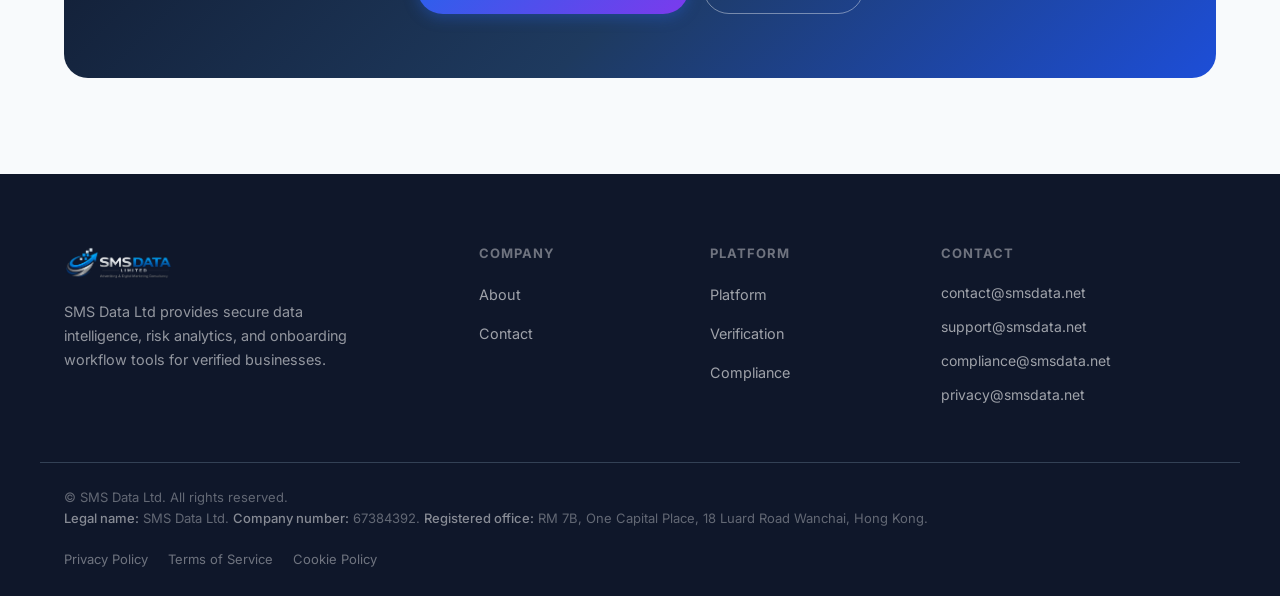
<file: verification.html>
<!DOCTYPE html>
<html lang="en">
<head>
  <meta charset="UTF-8">
  <meta name="viewport" content="width=device-width, initial-scale=1.0">
  <title>Customer and Business Verification | SMS Data Ltd</title>
  <meta name="description" content="Learn why SMS Data Ltd may require business verification, identity verification, sanctions screening, and account review before granting platform access.">
  <link rel="canonical" href="https://smsdata.net/verification">
  <link rel="icon" type="image/png" href="assets/smsdata_logo.png">
  <link rel="stylesheet" href="css/style.css">
</head>
<body>

<nav class="site-nav" aria-label="Main navigation">
  <div class="nav-inner">
    <a href="index.html" class="nav-logo"><img src="assets/smsdata_logo.png" alt="SMS Data Ltd"></a>
    <div class="nav-links">
      <a href="index.html" class="nav-link">Home</a>
      <a href="platform.html" class="nav-link">Platform</a>
      <a href="verification.html" class="nav-link">Verification</a>
      <a href="compliance.html" class="nav-link">Compliance</a>
      <a href="about.html" class="nav-link">About</a>
    </div>
    <div class="nav-cta-wrap"><a href="contact.html" class="btn btn-primary btn-sm">Request Access</a></div>
    <button class="hamburger" aria-label="Open menu"><span></span><span></span><span></span></button>
  </div>
</nav>
<div class="mobile-menu">
  <a href="index.html" class="nav-link">Home</a>
  <a href="platform.html" class="nav-link">Platform</a>
  <a href="verification.html" class="nav-link">Verification</a>
  <a href="compliance.html" class="nav-link">Compliance</a>
  <a href="about.html" class="nav-link">About</a>
  <a href="contact.html" class="nav-link">Contact</a>
  <a href="contact.html" class="btn btn-primary" style="margin-top:16px;">Request Access</a>
</div>

<!-- HERO -->
<section class="page-hero">
  <div class="page-hero-inner">
    <span class="section-label" style="color:rgba(255,255,255,.6);">Verification</span>
    <h1>Customer and business verification</h1>
    <p class="lead">Verification helps protect SMS Data Ltd, our customers, and the integrity of our data intelligence platform.</p>
  </div>
</section>

<!-- WHY REQUIRED -->
<section class="section">
  <div class="container">
    <div class="intro-split">
      <div class="fade-up">
        <span class="section-label">Why Verification Is Required</span>
        <h2>Reducing the risk of platform misuse</h2>
        <p>SMS Data Ltd provides access to data intelligence tools, APIs, dashboards, and workflow features that may be used in sensitive business processes such as customer onboarding, fraud prevention, risk review, and compliance support. To reduce the risk of misuse, we may require verification before granting or continuing access to the platform.</p>
      </div>
      <div class="fade-up fade-up-delay-2">
        <h3 style="margin-bottom:20px;">What Verification Helps Us Confirm</h3>
        <ul class="check-list">
          <li>The customer is a legitimate business or authorised organisation</li>
          <li>The person requesting access is an authorised representative or approved user</li>
          <li>The intended use of the platform is lawful and consistent with our terms</li>
          <li>The account does not present unacceptable fraud, sanctions, security, or misuse risk</li>
          <li>Access to restricted features is limited to verified and accountable users</li>
        </ul>
      </div>
    </div>
  </div>
</section>

<!-- TYPES OF VERIFICATION -->
<section class="section section--subtle">
  <div class="container">
    <div class="section-header fade-up">
      <span class="section-label">Types of Verification We May Use</span>
      <h2>A thorough, risk-based approach</h2>
      <p>Depending on the customer, jurisdiction, product features requested, and risk level, verification may include one or more of the following.</p>
    </div>
    <div class="steps-grid fade-up">
      <div class="step-item">
        <div class="step-num">01</div>
        <div>
          <h3>Business Registration Checks</h3>
          <p>Business registration and company information checks to confirm the legitimacy and legal standing of the organisation.</p>
        </div>
      </div>
      <div class="step-item">
        <div class="step-num">02</div>
        <div>
          <h3>Director and Ownership Verification</h3>
          <p>Verification of directors, beneficial owners, authorised representatives, or account users associated with the customer account.</p>
        </div>
      </div>
      <div class="step-item">
        <div class="step-num">03</div>
        <div>
          <h3>Identity Document Checks</h3>
          <p>Review of identity documents to confirm the identity of authorised representatives and account users.</p>
        </div>
      </div>
      <div class="step-item">
        <div class="step-num">04</div>
        <div>
          <h3>Liveness and Selfie Checks</h3>
          <p>Where required, liveness or selfie checks to confirm that documents match the person requesting access.</p>
        </div>
      </div>
      <div class="step-item">
        <div class="step-num">05</div>
        <div>
          <h3>Address Verification</h3>
          <p>Confirmation of registered or operating address details for the business or its authorised representatives.</p>
        </div>
      </div>
      <div class="step-item">
        <div class="step-num">06</div>
        <div>
          <h3>Sanctions and Screening</h3>
          <p>Sanctions, watchlist, or politically exposed person (PEP) screening to ensure compliance with applicable regulatory requirements.</p>
        </div>
      </div>
      <div class="step-item">
        <div class="step-num">07</div>
        <div>
          <h3>Fraud Prevention Checks</h3>
          <p>Fraud prevention, duplicate account, or device risk checks to identify potential misuse or suspicious account behaviour.</p>
        </div>
      </div>
      <div class="step-item">
        <div class="step-num">08</div>
        <div>
          <h3>Manual Review</h3>
          <p>Manual review of the customer profile, intended use case, and supporting information where automated checks are insufficient or inconclusive.</p>
        </div>
      </div>
    </div>
  </div>
</section>

<!-- THIRD PARTY + NOTICES -->
<section class="section">
  <div class="container">
    <div class="grid-2" style="gap:40px;">
      <div class="fade-up">
        <div class="notice-box">
          <div class="notice-box-icon">
            <svg viewBox="0 0 24 24" fill="none" stroke="currentColor" stroke-width="1.75"><path d="M17 21v-2a4 4 0 0 0-4-4H5a4 4 0 0 0-4 4v2"/><circle cx="9" cy="7" r="4"/><path d="M23 21v-2a4 4 0 0 0-3-3.87"/><path d="M16 3.13a4 4 0 0 1 0 7.75"/></svg>
          </div>
          <div>
            <h4>Third-Party Verification Providers</h4>
            <p>SMS Data Ltd may use trusted third-party verification providers to support identity verification, business verification, fraud prevention, screening, and compliance checks. These providers help us review information securely and efficiently. We do not publicly identify specific providers unless required or approved.</p>
          </div>
        </div>
      </div>
      <div class="fade-up fade-up-delay-2">
        <div class="notice-box">
          <div class="notice-box-icon">
            <svg viewBox="0 0 24 24" fill="none" stroke="currentColor" stroke-width="1.75"><circle cx="12" cy="12" r="10"/><line x1="12" y1="8" x2="12" y2="12"/><line x1="12" y1="16" x2="12.01" y2="16"/></svg>
          </div>
          <div>
            <h4>Verification Does Not Guarantee Approval</h4>
            <p>Completing verification does not automatically guarantee access to SMS Data Ltd products. We may approve, reject, restrict, suspend, or terminate access if we determine that an account, user, business, or use case presents legal, security, compliance, fraud, sanctions, or platform misuse concerns.</p>
          </div>
        </div>
      </div>
      <div class="fade-up">
        <div class="notice-box">
          <div class="notice-box-icon">
            <svg viewBox="0 0 24 24" fill="none" stroke="currentColor" stroke-width="1.75"><polyline points="9 11 12 14 22 4"/><path d="M21 12v7a2 2 0 0 1-2 2H5a2 2 0 0 1-2-2V5a2 2 0 0 1 2-2h11"/></svg>
          </div>
          <div>
            <h4>Information Accuracy</h4>
            <p>Customers and users must provide complete, accurate, and up-to-date information during verification and account review. SMS Data Ltd may request additional information where necessary to assess eligibility, manage risk, comply with legal obligations, or protect the platform.</p>
          </div>
        </div>
      </div>
      <div class="fade-up fade-up-delay-2">
        <div class="notice-box">
          <div class="notice-box-icon">
            <svg viewBox="0 0 24 24" fill="none" stroke="currentColor" stroke-width="1.75"><rect x="3" y="11" width="18" height="11" rx="2" ry="2"/><path d="M7 11V7a5 5 0 0 1 10 0v4"/></svg>
          </div>
          <div>
            <h4>Privacy and Data Handling</h4>
            <p>Verification information is processed for purposes such as customer onboarding, platform access control, fraud prevention, account security, compliance review, and service delivery. For more information, please review our <a href="privacy-policy.html" style="color:var(--color-primary);text-decoration:underline;">Privacy Policy</a>.</p>
          </div>
        </div>
      </div>
    </div>
  </div>
</section>

<!-- CTA -->
<section class="section section--subtle">
  <div class="container">
    <div class="cta-banner fade-up">
      <h2>Have questions about verification?</h2>
      <p>Contact our compliance team for more information about the verification process.</p>
      <div class="btn-group">
        <a href="mailto:compliance@smsdata.net" class="btn btn-primary btn-lg">compliance@smsdata.net</a>
        <a href="contact.html" class="btn btn-ghost btn-lg">Contact Us</a>
      </div>
    </div>
  </div>
</section>

<footer class="site-footer">
  <div class="footer-inner">
    <div class="footer-brand"><img src="assets/smsdata_logo.png" alt="SMS Data Ltd"><p>SMS Data Ltd provides secure data intelligence, risk analytics, and onboarding workflow tools for verified businesses.</p></div>
    <div class="footer-col"><h5>Company</h5><ul><li><a href="about.html">About</a></li><li><a href="contact.html">Contact</a></li></ul></div>
    <div class="footer-col"><h5>Platform</h5><ul><li><a href="platform.html">Platform</a></li><li><a href="verification.html">Verification</a></li><li><a href="compliance.html">Compliance</a></li></ul></div>
    <div class="footer-col footer-contact"><h5>Contact</h5><ul><li><a href="mailto:contact@smsdata.net">contact@smsdata.net</a></li><li><a href="mailto:support@smsdata.net">support@smsdata.net</a></li><li><a href="mailto:compliance@smsdata.net">compliance@smsdata.net</a></li><li><a href="mailto:privacy@smsdata.net">privacy@smsdata.net</a></li></ul></div>
  </div>
  <div class="footer-bottom">
    <div style="display:flex;justify-content:space-between;align-items:flex-end;flex-wrap:wrap;gap:16px;">
      <p class="footer-legal">&copy; SMS Data Ltd. All rights reserved.<br><strong>Legal name:</strong> SMS Data Ltd. <strong>Company number:</strong> 67384392. <strong>Registered office:</strong> RM 7B, One Capital Place, 18 Luard Road Wanchai, Hong Kong.</p>
      <nav aria-label="Legal links"><ul style="display:flex;gap:20px;list-style:none;"><li><a href="privacy-policy.html" style="font-size:.8125rem;color:rgba(255,255,255,.4);">Privacy Policy</a></li><li><a href="terms-of-service.html" style="font-size:.8125rem;color:rgba(255,255,255,.4);">Terms of Service</a></li><li><a href="cookie-policy.html" style="font-size:.8125rem;color:rgba(255,255,255,.4);">Cookie Policy</a></li></ul></nav>
    </div>
  </div>
</footer>
<div class="cookie-banner hidden" id="cookie-banner"><p>We use cookies for website functionality, security, and analytics. <a href="cookie-policy.html">Learn more</a></p><div class="cookie-actions"><button id="cookie-accept" class="btn btn-primary btn-sm">Accept</button></div></div>
<script src="js/main.js"></script>
</body>
</html>
</file>
<file: css/style.css>
/* ============================================================
   SMS Data Ltd — Premium Design System
   smsdata.net
   ============================================================ */

/* ---------- Google Fonts ---------- */
@import url('https://fonts.googleapis.com/css2?family=DM+Sans:wght@400;500;700&family=Inter:wght@300;400;500;600;700&display=swap');

/* ---------- Design Tokens ---------- */
:root {
  --color-bg:           #ffffff;
  --color-bg-subtle:    #f8fafc;
  --color-bg-dark:      #0f172a;
  --color-bg-dark-2:    #1e293b;
  --color-primary:      #2563eb;
  --color-primary-dark: #1d4ed8;
  --color-accent:       #7c3aed;
  --color-text-dark:    #0f172a;
  --color-text-body:    #475569;
  --color-text-muted:   #94a3b8;
  --color-border:       #e2e8f0;
  --color-border-dark:  #334155;
  --color-white:        #ffffff;

  --gradient-hero:    linear-gradient(135deg, #0f172a 0%, #1e3a5f 55%, #1d4ed8 100%);
  --gradient-accent:  linear-gradient(135deg, #2563eb 0%, #7c3aed 100%);
  --gradient-text:    linear-gradient(135deg, #60a5fa 0%, #a78bfa 100%);
  --gradient-card:    linear-gradient(135deg, #eff6ff 0%, #f5f3ff 100%);

  --shadow-sm:        0 1px 2px rgba(0,0,0,.05);
  --shadow-card:      0 1px 3px rgba(0,0,0,.06), 0 4px 16px rgba(0,0,0,.08);
  --shadow-card-hover:0 4px 6px rgba(0,0,0,.07), 0 12px 32px rgba(37,99,235,.18);
  --shadow-nav:       0 1px 0 rgba(0,0,0,.06), 0 4px 24px rgba(0,0,0,.08);
  --shadow-btn:       0 4px 14px rgba(37,99,235,.35);

  --radius-sm:  6px;
  --radius-md:  10px;
  --radius-lg:  16px;
  --radius-xl:  24px;
  --radius-pill:999px;

  --font-body:    'Inter', -apple-system, BlinkMacSystemFont, 'Segoe UI', sans-serif;
  --font-display: 'DM Sans', 'Inter', sans-serif;

  --transition: 200ms ease;
  --transition-slow: 400ms ease;

  --max-width: 1200px;
  --section-py: 96px;
  --section-py-sm: 56px;
}

/* ---------- Reset ---------- */
*, *::before, *::after { box-sizing: border-box; margin: 0; padding: 0; }
html { scroll-behavior: smooth; -webkit-text-size-adjust: 100%; }
body {
  font-family: var(--font-body);
  font-size: 1rem;
  line-height: 1.7;
  color: var(--color-text-body);
  background: var(--color-bg);
  -webkit-font-smoothing: antialiased;
}
img { max-width: 100%; height: auto; display: block; }
a { color: inherit; text-decoration: none; }
ul, ol { list-style: none; }
button { font-family: inherit; cursor: pointer; border: none; background: none; }
input, textarea, select { font-family: inherit; }
h1,h2,h3,h4,h5,h6 {
  font-family: var(--font-display);
  color: var(--color-text-dark);
  line-height: 1.2;
  font-weight: 700;
}

/* ---------- Typography Scale ---------- */
.display { font-size: clamp(2.5rem, 5vw, 3.75rem); font-weight: 700; line-height: 1.1; }
h1 { font-size: clamp(2rem, 4vw, 2.75rem); }
h2 { font-size: clamp(1.6rem, 3vw, 2.125rem); }
h3 { font-size: 1.25rem; font-weight: 600; font-family: var(--font-body); }
h4 { font-size: 1.05rem; font-weight: 600; }
.lead { font-size: 1.125rem; line-height: 1.75; }
.small { font-size: 0.875rem; }
.xs { font-size: 0.8125rem; }

/* ---------- Gradient Text ---------- */
.gradient-text {
  background: var(--gradient-text);
  -webkit-background-clip: text;
  -webkit-text-fill-color: transparent;
  background-clip: text;
}

/* ---------- Layout Utilities ---------- */
.container {
  max-width: var(--max-width);
  margin: 0 auto;
  padding: 0 24px;
}
.section { padding: var(--section-py) 0; }
.section--subtle { background: var(--color-bg-subtle); }
.section--dark {
  background: var(--color-bg-dark);
  color: var(--color-white);
}
.section--dark h1,
.section--dark h2,
.section--dark h3,
.section--dark h4 { color: var(--color-white); }

.section-label {
  display: inline-flex;
  align-items: center;
  gap: 8px;
  font-size: 0.8125rem;
  font-weight: 600;
  letter-spacing: .08em;
  text-transform: uppercase;
  color: var(--color-primary);
  margin-bottom: 16px;
}
.section-label::before {
  content: '';
  display: block;
  width: 20px;
  height: 2px;
  background: var(--gradient-accent);
  border-radius: 2px;
}
.section-header { max-width: 640px; margin-bottom: 56px; }
.section-header--center { text-align: center; margin-left: auto; margin-right: auto; }
.section-header p { margin-top: 16px; font-size: 1.0625rem; color: var(--color-text-body); }

/* ---------- Flex / Grid helpers ---------- */
.grid-2 { display: grid; grid-template-columns: repeat(2, 1fr); gap: 32px; }
.grid-3 { display: grid; grid-template-columns: repeat(3, 1fr); gap: 28px; }
.grid-4 { display: grid; grid-template-columns: repeat(4, 1fr); gap: 24px; }
.flex { display: flex; }
.flex-center { display: flex; align-items: center; justify-content: center; }
.gap-2 { gap: 8px; }
.gap-3 { gap: 12px; }
.gap-4 { gap: 16px; }

/* ---------- Buttons ---------- */
.btn {
  display: inline-flex;
  align-items: center;
  gap: 8px;
  padding: 13px 28px;
  border-radius: var(--radius-pill);
  font-size: 0.9375rem;
  font-weight: 600;
  transition: all var(--transition);
  white-space: nowrap;
  text-decoration: none;
  line-height: 1;
}
.btn-primary {
  background: var(--gradient-accent);
  color: #fff;
  box-shadow: var(--shadow-btn);
}
.btn-primary:hover {
  transform: translateY(-2px);
  box-shadow: 0 8px 24px rgba(37,99,235,.4);
}
.btn-ghost {
  background: transparent;
  color: #fff;
  border: 1.5px solid rgba(255,255,255,.4);
}
.btn-ghost:hover {
  background: rgba(255,255,255,.1);
  border-color: rgba(255,255,255,.7);
}
.btn-outline {
  background: transparent;
  color: var(--color-primary);
  border: 1.5px solid var(--color-primary);
}
.btn-outline:hover {
  background: var(--color-primary);
  color: #fff;
  box-shadow: var(--shadow-btn);
}
.btn-sm { padding: 9px 20px; font-size: 0.875rem; }
.btn-lg { padding: 17px 36px; font-size: 1rem; }
.btn svg { width: 16px; height: 16px; flex-shrink: 0; }

/* ---------- Navigation ---------- */
.site-nav {
  position: fixed;
  top: 0; left: 0; right: 0;
  z-index: 1000;
  transition: background var(--transition-slow), box-shadow var(--transition-slow);
}
.site-nav.nav--scrolled {
  background: rgba(255,255,255,.92);
  backdrop-filter: blur(16px);
  -webkit-backdrop-filter: blur(16px);
  box-shadow: var(--shadow-nav);
}
.site-nav.nav--scrolled .nav-link { color: var(--color-text-dark); }
.site-nav.nav--scrolled .nav-link:hover { color: var(--color-primary); }
.site-nav.nav--scrolled .nav-logo-text { color: var(--color-text-dark); }

.nav-inner {
  display: flex;
  align-items: center;
  justify-content: space-between;
  height: 72px;
  padding: 0 32px;
  max-width: var(--max-width);
  margin: 0 auto;
}
.nav-logo {
  display: flex;
  align-items: center;
  gap: 10px;
  text-decoration: none;
  flex-shrink: 0;
}
.nav-logo img { height: 36px; width: auto; }
.nav-links {
  display: flex;
  align-items: center;
  gap: 36px;
}
.nav-link {
  font-size: 0.9375rem;
  font-weight: 500;
  color: rgba(255,255,255,.85);
  transition: color var(--transition);
  text-decoration: none;
  position: relative;
}
.nav-link::after {
  content: '';
  position: absolute;
  bottom: -3px; left: 0; right: 0;
  height: 2px;
  background: var(--gradient-accent);
  border-radius: 2px;
  transform: scaleX(0);
  transition: transform var(--transition);
  transform-origin: left;
}
.nav-link:hover::after,
.nav-link.active::after { transform: scaleX(1); }
.nav-link:hover { color: #fff; }
.site-nav.nav--scrolled .nav-link:hover::after { transform: scaleX(1); }

.nav-cta-wrap { display: flex; align-items: center; gap: 12px; }

.hamburger {
  display: none;
  flex-direction: column;
  justify-content: center;
  gap: 5px;
  width: 36px;
  height: 36px;
  padding: 4px;
  background: none;
  border: none;
  cursor: pointer;
  z-index: 1100;
}
.hamburger span {
  display: block;
  height: 2px;
  background: #fff;
  border-radius: 2px;
  transition: all var(--transition);
}
.site-nav.nav--scrolled .hamburger span { background: var(--color-text-dark); }
.hamburger.open span:nth-child(1) { transform: translateY(7px) rotate(45deg); }
.hamburger.open span:nth-child(2) { opacity: 0; transform: scaleX(0); }
.hamburger.open span:nth-child(3) { transform: translateY(-7px) rotate(-45deg); }

.mobile-menu {
  display: none;
  position: fixed;
  inset: 0;
  z-index: 999;
  background: var(--color-bg-dark);
  flex-direction: column;
  align-items: center;
  justify-content: center;
  gap: 12px;
  padding: 80px 32px 48px;
}
.mobile-menu.open { display: flex; }
.mobile-menu .nav-link {
  font-size: 1.5rem;
  color: #fff;
  font-weight: 600;
  padding: 12px 0;
}
.mobile-menu .nav-link::after { display: none; }

/* ---------- Hero ---------- */
.hero {
  background: var(--gradient-hero);
  padding: 160px 0 96px;
  position: relative;
  overflow: hidden;
}
.hero::before {
  content: '';
  position: absolute;
  top: -30%;
  right: -10%;
  width: 700px;
  height: 700px;
  background: radial-gradient(circle, rgba(124,58,237,.18) 0%, transparent 70%);
  animation: blob1 12s ease-in-out infinite alternate;
  pointer-events: none;
}
.hero::after {
  content: '';
  position: absolute;
  bottom: -20%;
  left: -5%;
  width: 500px;
  height: 500px;
  background: radial-gradient(circle, rgba(37,99,235,.2) 0%, transparent 70%);
  animation: blob2 15s ease-in-out infinite alternate;
  pointer-events: none;
}
@keyframes blob1 {
  from { transform: translate(0,0) scale(1); }
  to   { transform: translate(-40px, 40px) scale(1.1); }
}
@keyframes blob2 {
  from { transform: translate(0,0) scale(1); }
  to   { transform: translate(30px,-30px) scale(1.08); }
}
.hero-inner {
  position: relative;
  z-index: 1;
  max-width: var(--max-width);
  margin: 0 auto;
  padding: 0 24px;
}
.hero-badge {
  display: inline-flex;
  align-items: center;
  gap: 8px;
  background: rgba(255,255,255,.1);
  border: 1px solid rgba(255,255,255,.18);
  border-radius: var(--radius-pill);
  padding: 6px 16px;
  font-size: 0.8125rem;
  font-weight: 600;
  color: rgba(255,255,255,.9);
  letter-spacing: .04em;
  margin-bottom: 28px;
}
.hero-badge-dot {
  width: 7px; height: 7px;
  background: #4ade80;
  border-radius: 50%;
  box-shadow: 0 0 0 3px rgba(74,222,128,.25);
  animation: pulse-dot 2s infinite;
}
@keyframes pulse-dot {
  0%,100% { box-shadow: 0 0 0 3px rgba(74,222,128,.25); }
  50%      { box-shadow: 0 0 0 6px rgba(74,222,128,.1); }
}
.hero h1 { color: #fff; max-width: 760px; margin-bottom: 24px; }
.hero .lead { color: rgba(255,255,255,.75); max-width: 580px; margin-bottom: 40px; }
.hero-actions { display: flex; gap: 16px; flex-wrap: wrap; }

/* Trust strip */
.trust-strip {
  margin-top: 80px;
  padding-top: 40px;
  border-top: 1px solid rgba(255,255,255,.1);
  display: grid;
  grid-template-columns: repeat(3, 1fr);
  gap: 0;
}
.trust-item {
  display: flex;
  align-items: flex-start;
  gap: 14px;
  padding: 0 24px 0 0;
}
.trust-item + .trust-item {
  border-left: 1px solid rgba(255,255,255,.1);
  padding-left: 24px;
}
.trust-icon {
  width: 40px; height: 40px;
  border-radius: var(--radius-md);
  background: rgba(255,255,255,.1);
  display: flex;
  align-items: center;
  justify-content: center;
  flex-shrink: 0;
}
.trust-icon svg { width: 20px; height: 20px; color: #93c5fd; }
.trust-item h4 { color: #fff; font-size: 0.9375rem; margin-bottom: 4px; }
.trust-item p { color: rgba(255,255,255,.55); font-size: 0.8125rem; line-height: 1.5; }

/* ---------- Feature Cards ---------- */
.card {
  background: var(--color-bg);
  border: 1px solid var(--color-border);
  border-radius: var(--radius-lg);
  padding: 32px;
  box-shadow: var(--shadow-card);
  transition: transform var(--transition), box-shadow var(--transition), border-color var(--transition);
}
.card:hover {
  transform: translateY(-4px);
  box-shadow: var(--shadow-card-hover);
  border-color: rgba(37,99,235,.2);
}
.card-icon {
  width: 52px; height: 52px;
  border-radius: var(--radius-md);
  background: var(--gradient-card);
  display: flex;
  align-items: center;
  justify-content: center;
  margin-bottom: 20px;
  flex-shrink: 0;
}
.card-icon svg { width: 26px; height: 26px; color: var(--color-primary); }
.card h3 { margin-bottom: 10px; }
.card p { color: var(--color-text-body); font-size: 0.9375rem; line-height: 1.65; }

/* ---------- Check List ---------- */
.check-list { display: flex; flex-direction: column; gap: 14px; }
.check-list li {
  display: flex;
  align-items: flex-start;
  gap: 12px;
  font-size: 0.9375rem;
  color: var(--color-text-body);
}
.check-list li::before {
  content: '';
  flex-shrink: 0;
  width: 22px; height: 22px;
  margin-top: 1px;
  background: var(--gradient-accent);
  border-radius: 50%;
  background-image: url("data:image/svg+xml,%3Csvg xmlns='http://www.w3.org/2000/svg' viewBox='0 0 24 24' fill='none' stroke='white' stroke-width='2.5' stroke-linecap='round' stroke-linejoin='round'%3E%3Cpolyline points='20 6 9 17 4 12'/%3E%3C/svg%3E");
  background-size: 13px;
  background-repeat: no-repeat;
  background-position: center;
}

/* Numbered list for legal */
.numbered-list { display: flex; flex-direction: column; gap: 10px; counter-reset: item; }
.numbered-list li {
  display: flex;
  gap: 14px;
  font-size: 0.9375rem;
  color: var(--color-text-body);
  counter-increment: item;
}
.numbered-list li::before {
  content: counter(item);
  flex-shrink: 0;
  width: 26px; height: 26px;
  border-radius: 50%;
  background: var(--gradient-accent);
  color: #fff;
  font-size: 0.75rem;
  font-weight: 700;
  display: flex;
  align-items: center;
  justify-content: center;
  margin-top: 1px;
}

/* ---------- Contact cards ---------- */
.contact-card {
  display: flex;
  align-items: center;
  gap: 16px;
  padding: 24px 28px;
  background: var(--color-bg);
  border: 1px solid var(--color-border);
  border-radius: var(--radius-lg);
  box-shadow: var(--shadow-card);
  transition: transform var(--transition), box-shadow var(--transition);
  text-decoration: none;
  color: inherit;
}
.contact-card:hover {
  transform: translateY(-3px);
  box-shadow: var(--shadow-card-hover);
}
.contact-card-icon {
  width: 46px; height: 46px;
  border-radius: var(--radius-md);
  background: var(--gradient-card);
  display: flex;
  align-items: center;
  justify-content: center;
  flex-shrink: 0;
}
.contact-card-icon svg { width: 22px; height: 22px; color: var(--color-primary); }
.contact-card-label { font-size: 0.8125rem; color: var(--color-text-muted); font-weight: 500; margin-bottom: 2px; }
.contact-card-value { font-size: 0.9375rem; font-weight: 600; color: var(--color-text-dark); }

/* ---------- Contact Form ---------- */
.form-card {
  background: var(--color-bg);
  border: 1px solid var(--color-border);
  border-radius: var(--radius-xl);
  padding: 48px;
  box-shadow: var(--shadow-card);
}
.form-group { margin-bottom: 24px; }
.form-row { display: grid; grid-template-columns: 1fr 1fr; gap: 20px; }
.form-label {
  display: block;
  font-size: 0.875rem;
  font-weight: 600;
  color: var(--color-text-dark);
  margin-bottom: 8px;
}
.form-label span { color: var(--color-primary); }
.form-input,
.form-select,
.form-textarea {
  width: 100%;
  padding: 12px 16px;
  border: 1.5px solid var(--color-border);
  border-radius: var(--radius-md);
  font-size: 0.9375rem;
  color: var(--color-text-dark);
  background: var(--color-bg);
  transition: border-color var(--transition), box-shadow var(--transition);
  outline: none;
  -webkit-appearance: none;
}
.form-input::placeholder,
.form-textarea::placeholder { color: var(--color-text-muted); }
.form-input:focus,
.form-select:focus,
.form-textarea:focus {
  border-color: var(--color-primary);
  box-shadow: 0 0 0 3px rgba(37,99,235,.12);
}
.form-input.error,
.form-select.error,
.form-textarea.error { border-color: #ef4444; }
.form-error {
  display: none;
  font-size: 0.8125rem;
  color: #ef4444;
  margin-top: 5px;
  font-weight: 500;
}
.form-error.show { display: block; }
.form-select { background-image: url("data:image/svg+xml,%3Csvg xmlns='http://www.w3.org/2000/svg' width='16' height='16' viewBox='0 0 24 24' fill='none' stroke='%2394a3b8' stroke-width='2'%3E%3Cpolyline points='6 9 12 15 18 9'/%3E%3C/svg%3E"); background-repeat: no-repeat; background-position: right 14px center; padding-right: 42px; cursor: pointer; }
.form-textarea { min-height: 130px; resize: vertical; }
.form-submit { margin-top: 8px; }
.form-note {
  margin-top: 20px;
  padding: 16px 20px;
  background: var(--color-bg-subtle);
  border-left: 3px solid var(--color-primary);
  border-radius: 0 var(--radius-sm) var(--radius-sm) 0;
  font-size: 0.875rem;
  color: var(--color-text-body);
  line-height: 1.6;
}
.form-success {
  display: none;
  text-align: center;
  padding: 48px 32px;
}
.form-success.show { display: block; }
.form-success-icon {
  width: 64px; height: 64px;
  border-radius: 50%;
  background: linear-gradient(135deg, #dcfce7, #d1fae5);
  display: flex;
  align-items: center;
  justify-content: center;
  margin: 0 auto 20px;
}
.form-success-icon svg { width: 32px; height: 32px; color: #16a34a; }
.form-success h3 { margin-bottom: 10px; }
.form-success p { color: var(--color-text-body); }

/* ---------- Company Details Table ---------- */
.details-table { width: 100%; border-collapse: collapse; }
.details-table tr { border-bottom: 1px solid var(--color-border); }
.details-table tr:last-child { border-bottom: none; }
.details-table th {
  text-align: left;
  padding: 16px 20px 16px 0;
  font-size: 0.875rem;
  font-weight: 600;
  color: var(--color-text-dark);
  white-space: nowrap;
  width: 200px;
}
.details-table td {
  padding: 16px 20px 16px 0;
  font-size: 0.9375rem;
  color: var(--color-text-body);
}

/* ---------- CTA Banner ---------- */
.cta-banner {
  background: var(--gradient-hero);
  border-radius: var(--radius-xl);
  padding: 64px 56px;
  text-align: center;
  position: relative;
  overflow: hidden;
}
.cta-banner::before {
  content: '';
  position: absolute;
  top: -50%; right: -10%;
  width: 400px; height: 400px;
  background: radial-gradient(circle, rgba(124,58,237,.25) 0%, transparent 70%);
  pointer-events: none;
}
.cta-banner h2 { color: #fff; margin-bottom: 16px; position: relative; z-index: 1; }
.cta-banner p { color: rgba(255,255,255,.72); max-width: 520px; margin: 0 auto 36px; position: relative; z-index: 1; }
.cta-banner .btn-group { display: flex; gap: 14px; justify-content: center; flex-wrap: wrap; position: relative; z-index: 1; }

/* ---------- Principle items ---------- */
.principle-item {
  padding: 28px 0;
  border-bottom: 1px solid var(--color-border);
}
.principle-item:first-child { padding-top: 0; }
.principle-item:last-child { border-bottom: none; padding-bottom: 0; }
.principle-item h3 { margin-bottom: 8px; }
.principle-item p { font-size: 0.9375rem; }

/* ---------- Prohibited list ---------- */
.prohibited-list { display: flex; flex-direction: column; gap: 12px; }
.prohibited-list li {
  display: flex;
  align-items: flex-start;
  gap: 12px;
  font-size: 0.9375rem;
  color: var(--color-text-body);
}
.prohibited-list li::before {
  content: '';
  flex-shrink: 0;
  width: 22px; height: 22px;
  margin-top: 1px;
  background: #fee2e2;
  border-radius: 50%;
  background-image: url("data:image/svg+xml,%3Csvg xmlns='http://www.w3.org/2000/svg' viewBox='0 0 24 24' fill='none' stroke='%23ef4444' stroke-width='2.5' stroke-linecap='round' stroke-linejoin='round'%3E%3Cline x1='18' y1='6' x2='6' y2='18'/%3E%3Cline x1='6' y1='6' x2='18' y2='18'/%3E%3C/svg%3E");
  background-size: 13px;
  background-repeat: no-repeat;
  background-position: center;
}

/* ---------- Stats row ---------- */
.stats-grid {
  display: grid;
  grid-template-columns: repeat(3, 1fr);
  gap: 0;
  border: 1px solid var(--color-border);
  border-radius: var(--radius-lg);
  overflow: hidden;
}
.stat-item {
  padding: 36px 32px;
  border-right: 1px solid var(--color-border);
  text-align: center;
}
.stat-item:last-child { border-right: none; }
.stat-number {
  font-family: var(--font-display);
  font-size: 2.25rem;
  font-weight: 700;
  background: var(--gradient-accent);
  -webkit-background-clip: text;
  -webkit-text-fill-color: transparent;
  background-clip: text;
  line-height: 1;
  margin-bottom: 8px;
}
.stat-label { font-size: 0.875rem; color: var(--color-text-muted); font-weight: 500; }

/* ---------- Stats section (dark bg) ---------- */
.stats-section {
  background: var(--color-bg-dark);
  padding: 40px 0;
}
.stats-section .stats-grid {
  border-color: var(--color-border-dark);
}
.stats-section .stat-item {
  border-right-color: var(--color-border-dark);
}
.stats-section .stat-label {
  color: rgba(255,255,255,.5);
}

/* ---------- Legal Pages ---------- */
.legal-layout {
  display: grid;
  grid-template-columns: 260px 1fr;
  gap: 64px;
  align-items: start;
}
.legal-toc {
  position: sticky;
  top: 100px;
  background: var(--color-bg-subtle);
  border: 1px solid var(--color-border);
  border-radius: var(--radius-lg);
  padding: 28px;
}
.legal-toc h4 { font-size: 0.8125rem; font-weight: 700; letter-spacing: .08em; text-transform: uppercase; color: var(--color-text-muted); margin-bottom: 16px; }
.legal-toc ol { display: flex; flex-direction: column; gap: 4px; list-style: none; }
.legal-toc ol li a {
  display: block;
  font-size: 0.875rem;
  padding: 6px 10px;
  border-radius: var(--radius-sm);
  color: var(--color-text-body);
  transition: background var(--transition), color var(--transition);
  text-decoration: none;
  line-height: 1.4;
}
.legal-toc ol li a:hover { background: var(--color-border); color: var(--color-primary); }
.legal-toc ol li a.active { background: rgba(37,99,235,.08); color: var(--color-primary); font-weight: 600; }
.legal-effective {
  display: inline-flex;
  align-items: center;
  gap: 8px;
  background: var(--gradient-card);
  border: 1px solid rgba(37,99,235,.15);
  border-radius: var(--radius-pill);
  padding: 6px 16px;
  font-size: 0.8125rem;
  font-weight: 600;
  color: var(--color-primary);
  margin-bottom: 32px;
}
.legal-content h2 {
  font-size: 1.3125rem;
  margin-top: 48px;
  margin-bottom: 16px;
  padding-top: 32px;
  border-top: 1px solid var(--color-border);
  scroll-margin-top: 100px;
}
.legal-content h2:first-of-type { margin-top: 0; border-top: none; padding-top: 0; }
.legal-content p { margin-bottom: 16px; font-size: 0.9375rem; line-height: 1.8; }
.legal-content p:last-child { margin-bottom: 0; }
.legal-content ul, .legal-content ol {
  margin: 16px 0;
  padding-left: 0;
  display: flex;
  flex-direction: column;
  gap: 10px;
}
.legal-content ul li, .legal-content ol li {
  padding-left: 24px;
  position: relative;
  font-size: 0.9375rem;
  color: var(--color-text-body);
  line-height: 1.7;
}
.legal-content ul li::before {
  content: '–';
  position: absolute;
  left: 0;
  color: var(--color-primary);
  font-weight: 700;
}
.legal-content ol { counter-reset: ol-counter; }
.legal-content ol li { counter-increment: ol-counter; }
.legal-content ol li::before {
  content: counter(ol-counter) '.';
  position: absolute;
  left: 0;
  color: var(--color-primary);
  font-weight: 700;
  font-size: 0.875rem;
}

/* ---------- Footer ---------- */
.site-footer {
  background: var(--color-bg-dark);
  color: rgba(255,255,255,.7);
  padding: 72px 0 0;
}
.footer-inner {
  display: grid;
  grid-template-columns: 2fr 1fr 1fr 1.5fr;
  gap: 48px;
  max-width: var(--max-width);
  margin: 0 auto;
  padding: 0 24px 56px;
}
.footer-brand {}
.footer-brand img { height: 34px; width: auto; margin-bottom: 20px; }
.footer-brand p {
  font-size: 0.9rem;
  line-height: 1.7;
  color: rgba(255,255,255,.55);
  max-width: 300px;
}
.footer-col h5 {
  font-size: 0.8125rem;
  font-weight: 700;
  letter-spacing: .08em;
  text-transform: uppercase;
  color: rgba(255,255,255,.4);
  margin-bottom: 20px;
  font-family: var(--font-body);
}
.footer-col ul { display: flex; flex-direction: column; gap: 12px; }
.footer-col ul a {
  font-size: 0.9rem;
  color: rgba(255,255,255,.6);
  transition: color var(--transition);
  text-decoration: none;
}
.footer-col ul a:hover { color: #fff; }
.footer-col.footer-contact ul { gap: 10px; }
.footer-col.footer-contact ul li {
  display: flex;
  align-items: center;
  gap: 8px;
  font-size: 0.875rem;
  color: rgba(255,255,255,.55);
}
.footer-col.footer-contact ul a { font-size: 0.875rem; }
.footer-bottom {
  border-top: 1px solid var(--color-border-dark);
  padding: 24px;
  max-width: var(--max-width);
  margin: 0 auto;
}
.footer-legal {
  font-size: 0.8125rem;
  color: rgba(255,255,255,.35);
  line-height: 1.6;
}
.footer-legal strong { color: rgba(255,255,255,.5); font-weight: 500; }

/* ---------- Cookie Banner ---------- */
.cookie-banner {
  position: fixed;
  bottom: 24px;
  left: 50%;
  transform: translateX(-50%);
  z-index: 2000;
  background: rgba(15,23,42,.95);
  backdrop-filter: blur(12px);
  border: 1px solid rgba(255,255,255,.1);
  border-radius: var(--radius-lg);
  padding: 20px 28px;
  display: flex;
  align-items: center;
  gap: 24px;
  max-width: 680px;
  width: calc(100% - 48px);
  box-shadow: 0 8px 32px rgba(0,0,0,.4);
}
.cookie-banner p {
  font-size: 0.875rem;
  color: rgba(255,255,255,.7);
  line-height: 1.5;
  flex: 1;
}
.cookie-banner a { color: #60a5fa; text-decoration: underline; }
.cookie-actions { display: flex; gap: 10px; flex-shrink: 0; }
.cookie-banner.hidden { display: none; }

/* ---------- 404 ---------- */
.page-404 {
  min-height: 100vh;
  background: var(--gradient-hero);
  display: flex;
  align-items: center;
  justify-content: center;
  text-align: center;
  position: relative;
  overflow: hidden;
}
.page-404::before {
  content: '';
  position: absolute;
  top: 50%; left: 50%;
  transform: translate(-50%,-50%);
  width: 600px; height: 600px;
  background: radial-gradient(circle, rgba(124,58,237,.2) 0%, transparent 70%);
}
.page-404-inner { position: relative; z-index: 1; padding: 24px; }
.page-404-number {
  font-family: var(--font-display);
  font-size: clamp(7rem, 20vw, 12rem);
  font-weight: 700;
  line-height: 1;
  background: var(--gradient-text);
  -webkit-background-clip: text;
  -webkit-text-fill-color: transparent;
  background-clip: text;
  margin-bottom: 16px;
}
.page-404 h1 { color: #fff; margin-bottom: 16px; }
.page-404 p { color: rgba(255,255,255,.65); max-width: 400px; margin: 0 auto 36px; }

/* ---------- Scroll Fade Animations ---------- */
.fade-up {
  opacity: 0;
  transform: translateY(24px);
  transition: opacity 0.55s ease, transform 0.55s ease;
}
.fade-up.visible {
  opacity: 1;
  transform: none;
}
.fade-up-delay-1 { transition-delay: 80ms; }
.fade-up-delay-2 { transition-delay: 160ms; }
.fade-up-delay-3 { transition-delay: 240ms; }
.fade-up-delay-4 { transition-delay: 320ms; }
.fade-up-delay-5 { transition-delay: 400ms; }
.fade-up-delay-6 { transition-delay: 480ms; }

/* ---------- Intro split layout ---------- */
.intro-split {
  display: grid;
  grid-template-columns: 1fr 1fr;
  gap: 80px;
  align-items: center;
}
.intro-split .section-label { margin-bottom: 12px; }
.intro-split h2 { margin-bottom: 20px; }
.intro-split p { margin-bottom: 16px; }
.intro-split p:last-child { margin-bottom: 0; }

/* ---------- Verification checklist steps ---------- */
.steps-grid { display: flex; flex-direction: column; gap: 0; }
.step-item {
  display: flex;
  gap: 20px;
  padding: 28px 0;
  border-bottom: 1px solid var(--color-border);
}
.step-item:last-child { border-bottom: none; }
.step-num {
  flex-shrink: 0;
  width: 40px; height: 40px;
  border-radius: var(--radius-md);
  background: var(--gradient-accent);
  color: #fff;
  font-size: 0.875rem;
  font-weight: 700;
  display: flex;
  align-items: center;
  justify-content: center;
}
.step-item h3 { margin-bottom: 6px; }
.step-item p { font-size: 0.9375rem; }

/* ---------- Use cases list ---------- */
.use-cases-grid {
  display: grid;
  grid-template-columns: repeat(2, 1fr);
  gap: 14px;
}
.use-case-item {
  display: flex;
  align-items: center;
  gap: 12px;
  padding: 18px 20px;
  background: var(--color-bg);
  border: 1px solid var(--color-border);
  border-radius: var(--radius-md);
  font-size: 0.9375rem;
  font-weight: 500;
  color: var(--color-text-dark);
  transition: border-color var(--transition), box-shadow var(--transition);
}
.use-case-item:hover {
  border-color: rgba(37,99,235,.3);
  box-shadow: 0 2px 12px rgba(37,99,235,.1);
}
.use-case-item svg { width: 18px; height: 18px; color: var(--color-primary); flex-shrink: 0; }

/* ---------- Page hero (inner pages) ---------- */
.page-hero {
  background: var(--gradient-hero);
  padding: 140px 0 72px;
  position: relative;
  overflow: hidden;
}
.page-hero::before {
  content: '';
  position: absolute;
  top: -20%; right: -5%;
  width: 500px; height: 500px;
  background: radial-gradient(circle, rgba(124,58,237,.15) 0%, transparent 70%);
  pointer-events: none;
}
.page-hero-inner {
  position: relative; z-index: 1;
  max-width: var(--max-width);
  margin: 0 auto;
  padding: 0 24px;
}
.page-hero h1 { color: #fff; margin-bottom: 16px; }
.page-hero .lead { color: rgba(255,255,255,.72); max-width: 600px; }

/* ---------- Alert / Notice box ---------- */
.notice-box {
  display: flex;
  gap: 16px;
  padding: 24px 28px;
  height: 100%;
  background: linear-gradient(135deg, rgba(37,99,235,.06), rgba(124,58,237,.05));
  border: 1px solid rgba(37,99,235,.18);
  border-radius: var(--radius-lg);
}
.notice-box-icon { flex-shrink: 0; margin-top: 2px; }
.notice-box-icon svg { width: 22px; height: 22px; color: var(--color-primary); }
.notice-box h4 { margin-bottom: 6px; font-size: 1rem; }
.notice-box p { font-size: 0.9375rem; color: var(--color-text-body); }

/* ============================================================
   RESPONSIVE
   ============================================================ */
@media (max-width: 1024px) {
  :root { --section-py: 72px; }
  .grid-4 { grid-template-columns: repeat(2, 1fr); }
  .footer-inner { grid-template-columns: 1fr 1fr; gap: 40px; }
  .legal-layout { grid-template-columns: 1fr; gap: 40px; }
  .legal-toc { position: static; }
  .trust-strip { gap: 24px; }
}

@media (max-width: 768px) {
  :root { --section-py: 56px; }
  .nav-links, .nav-cta-wrap { display: none; }
  .hamburger { display: flex; }
  .grid-2, .grid-3 { grid-template-columns: 1fr; }
  .grid-4 { grid-template-columns: 1fr; }
  .intro-split { grid-template-columns: 1fr; gap: 40px; }
  .trust-strip { grid-template-columns: 1fr; gap: 20px; }
  .trust-item + .trust-item { border-left: none; border-top: 1px solid rgba(255,255,255,.1); padding-left: 0; padding-top: 20px; }
  .form-row { grid-template-columns: 1fr; }
  .form-card { padding: 28px 20px; }
  .stats-grid { grid-template-columns: 1fr; }
  .stat-item { border-right: none; border-bottom: 1px solid var(--color-border); }
  .stat-item:last-child { border-bottom: none; }
  .cta-banner { padding: 40px 28px; }
  .footer-inner { grid-template-columns: 1fr; gap: 32px; }
  .hero { padding: 130px 0 64px; }
  .page-hero { padding: 120px 0 56px; }
  .cookie-banner { flex-direction: column; gap: 16px; align-items: flex-start; }
  .use-cases-grid { grid-template-columns: 1fr; }
}

@media (max-width: 480px) {
  .btn-lg { padding: 14px 24px; font-size: 0.9375rem; }
  .hero-actions { flex-direction: column; }
  .hero-actions .btn { width: 100%; justify-content: center; }
  .cta-banner .btn-group { flex-direction: column; align-items: center; }
}
</file>
